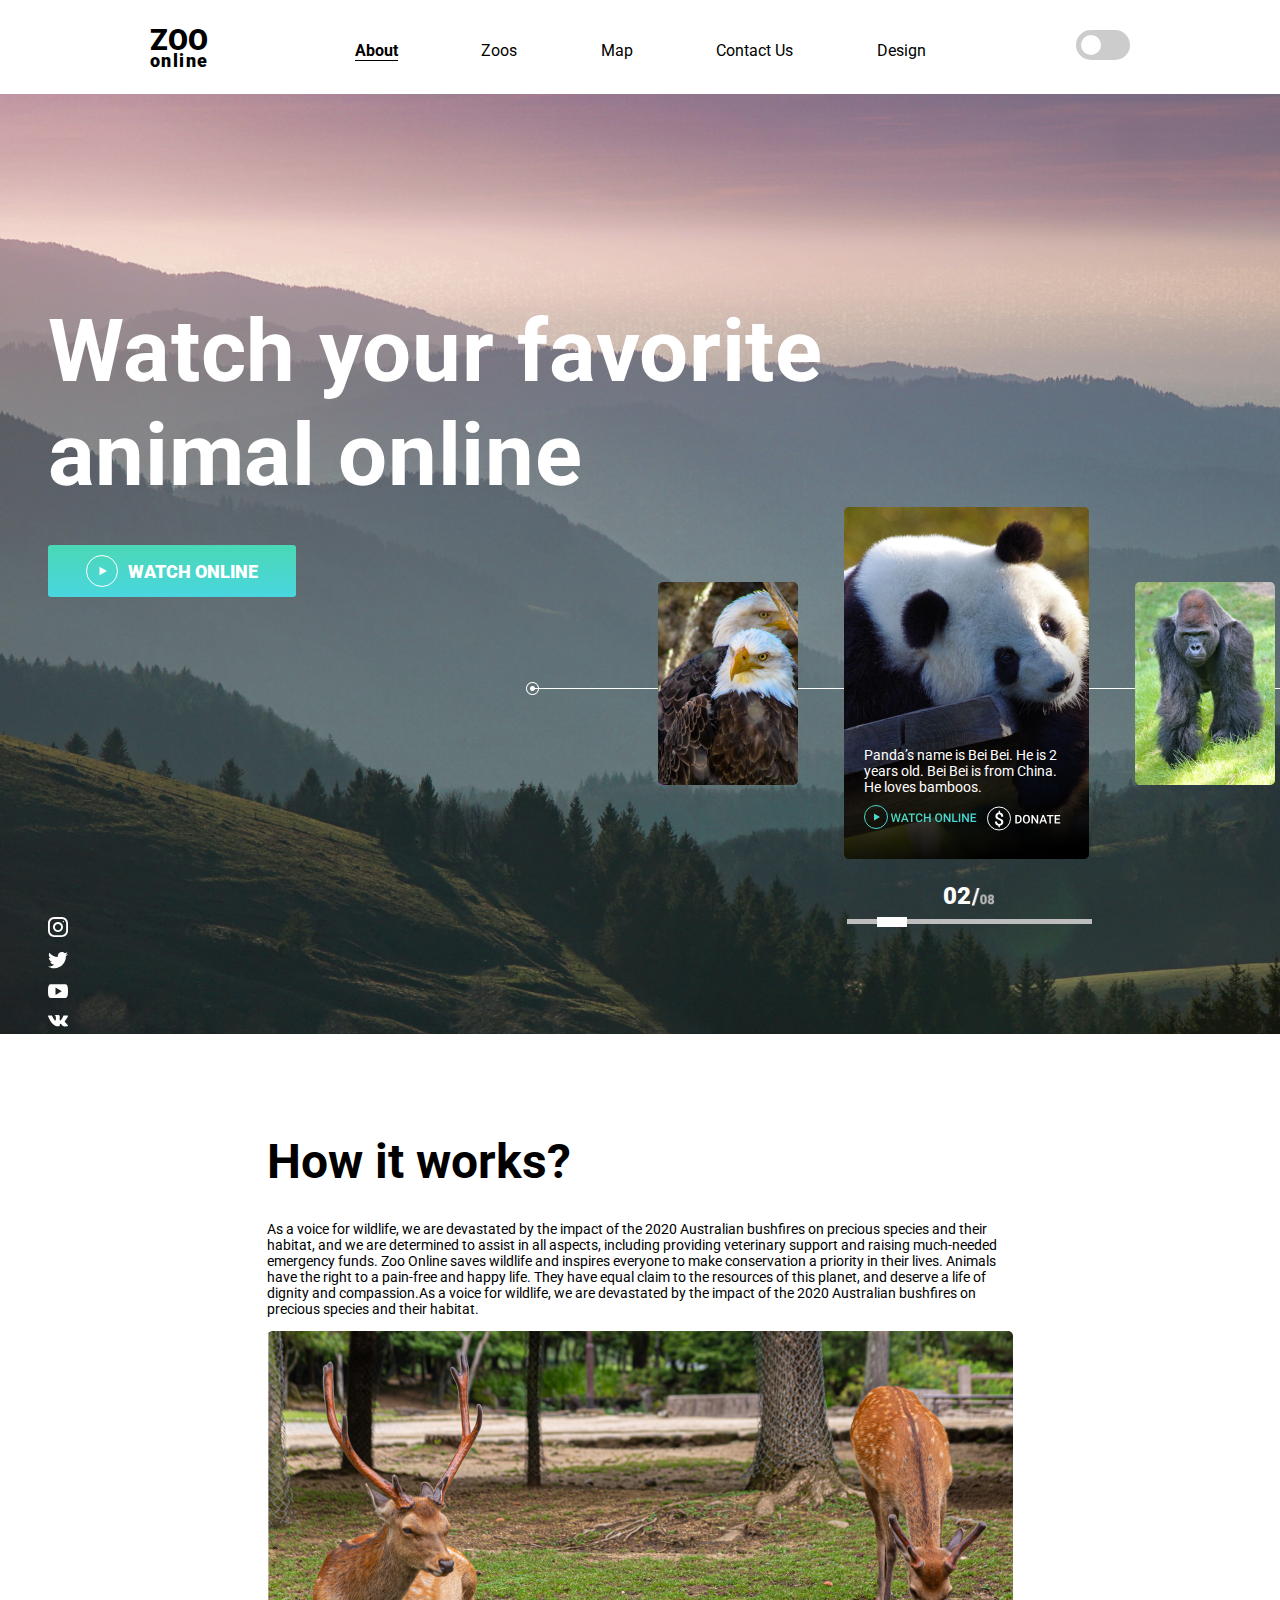
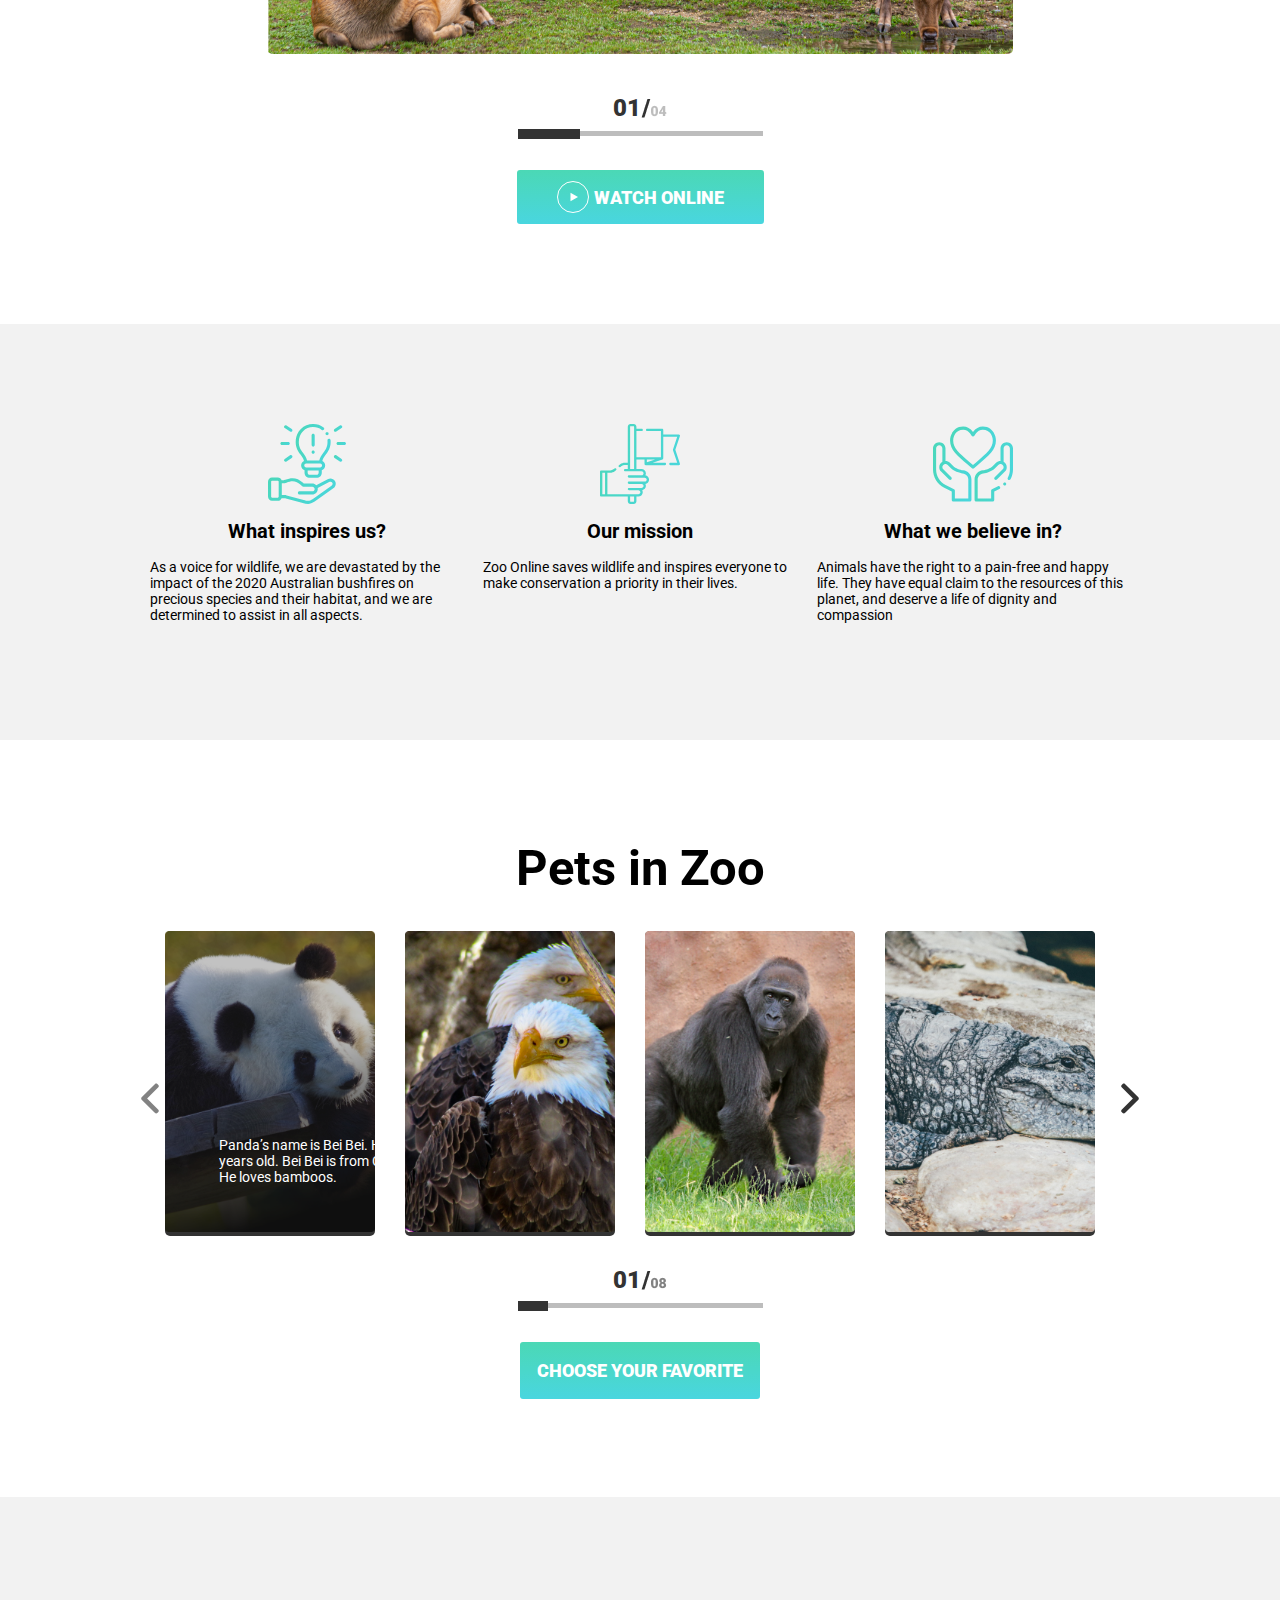
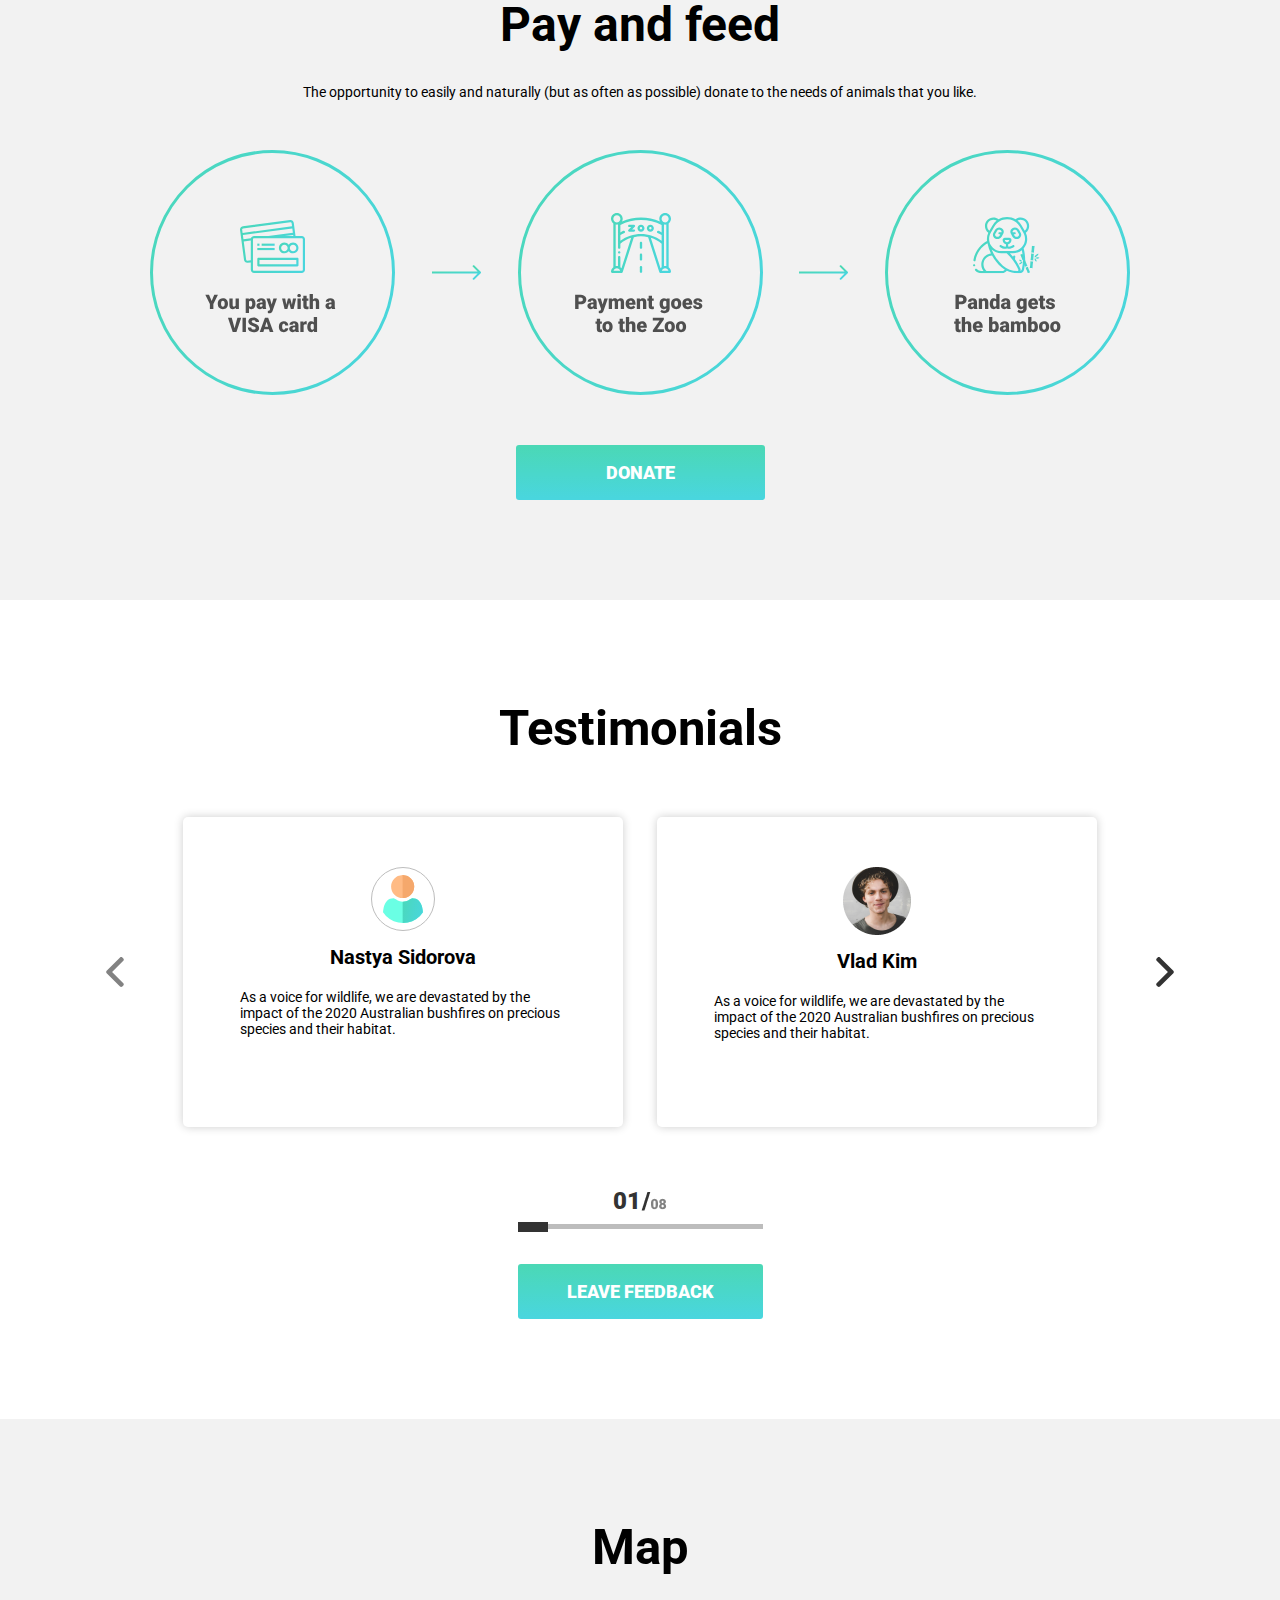
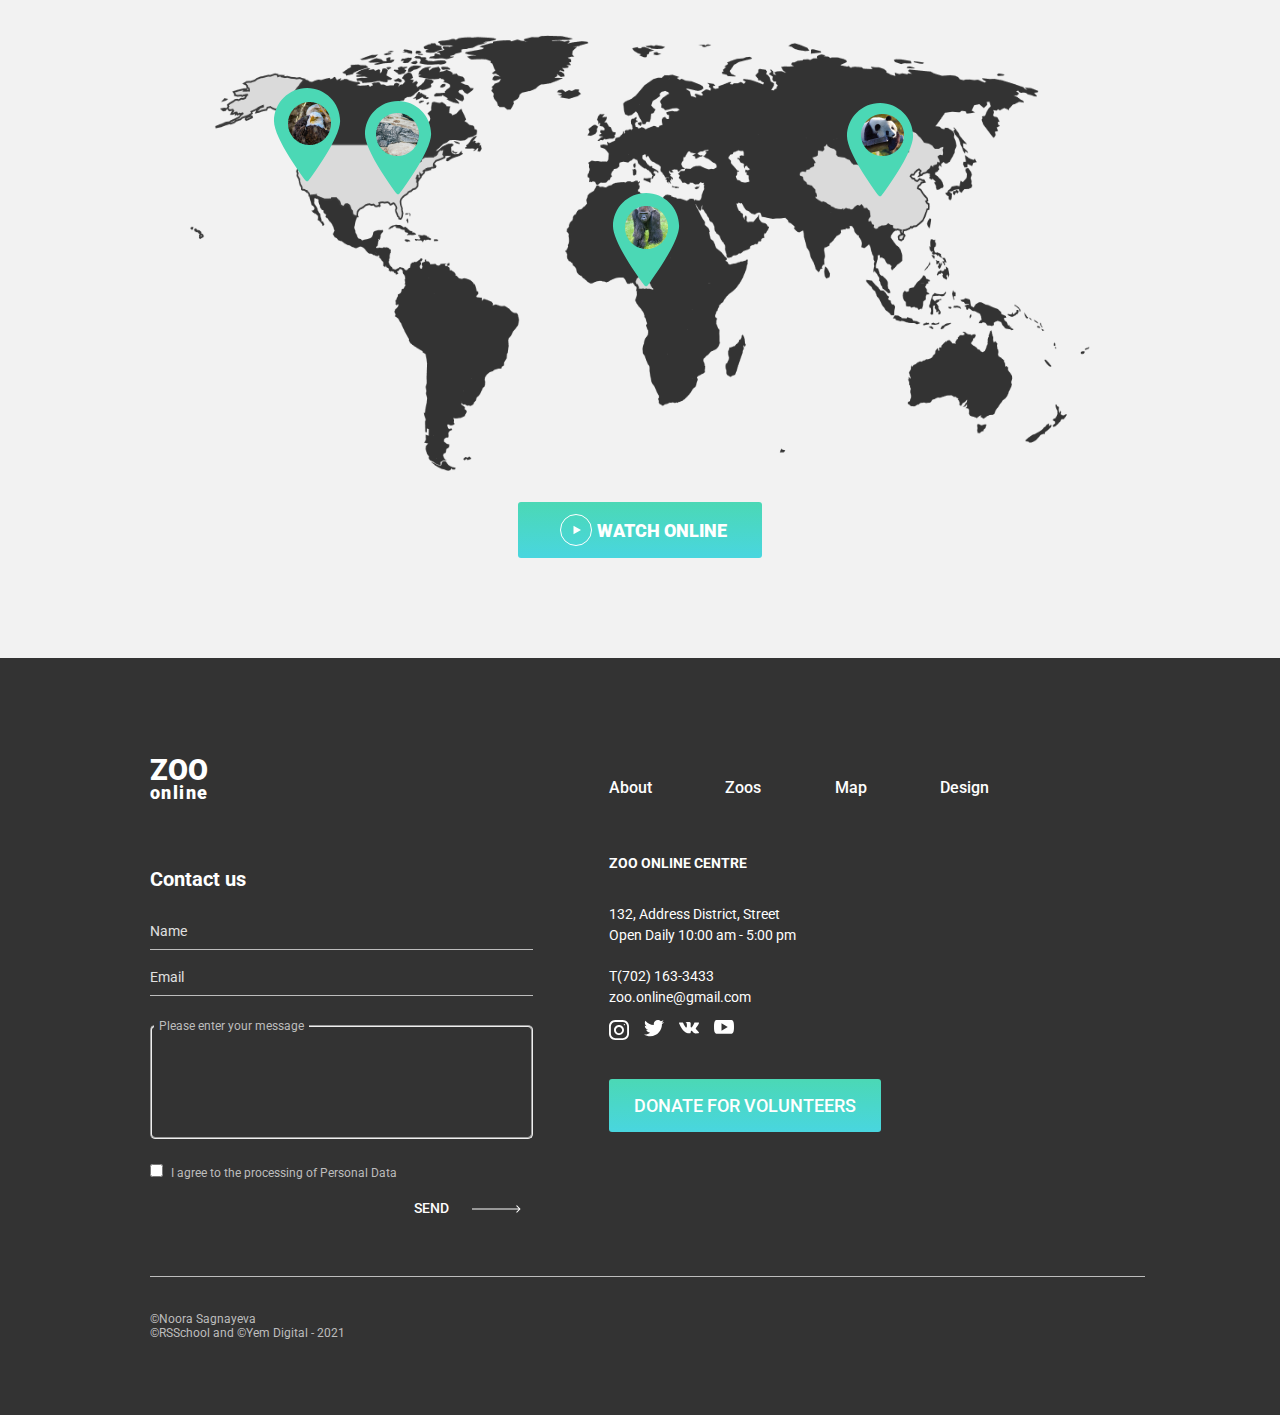
<file: online-zoo/pages/landing/index.html>
<!DOCTYPE html>
<html lang="en">

<head>
    <link rel="stylesheet" href="style.css">
    <meta charset="UTF-8">
    <meta http-equiv="X-UA-Compatible" content="IE=edge">
    <meta name="viewport" content="width=device-width, initial-scale=1.0">
    <title>zooApp</title>
</head>

<body>
    <div class="bg-podpup">
        <div class="podpup">
            <div class="podpup__img">
                <img src="../../assets/images/podpup.png" alt="podpupimg">
            </div>
            <div class="podpup__form">
                <div class="podpup__tittle">
                    <h2>DONATE FOR YOUR ANIMAL</h2>
                </div>
                <form>
                    <div class="first__podpup__form">
                        <div class="wrapper__first__podpup__form">
                            <fieldset class="first__first__form">
                                <legend>Choose an animal</legend>
                                <select>
                                    <option></option>
                                </select>
                            </fieldset>
                            <fieldset class="second__first__form">
                                <legend>To donate</legend>
                                <input type="text">
                            </fieldset>
                        </div>
                    </div>
                    <div class="second__podpup__form">
                        <div class="wrapper__second__podpup__form">
                            <div class="left__podpup__second__form">
                                <h3>About you</h3>
                                <fieldset class="fieldset__podpup">
                                    <legend>Name</legend>
                                    <input type="text">
                                </fieldset>
                                <fieldset class="fieldset__podpup">
                                    <legend>Email</legend>
                                    <input type="text">
                                </fieldset>
                                <fieldset class="fieldset__podpup">
                                    <legend>Phone</legend>
                                    <select class="first__select__podpup">
                                        <option>+7</option>
                                    </select>
                                    <input type="text" class="fieldset__podpup__input">
                                </fieldset>
                            </div>
                            <div class="right__podpup__second__form">
                                <h3>Checkout</h3>
                                <fieldset class="fieldset__podpup">
                                    <legend>Card number</legend>
                                    <input type="text">
                                </fieldset>
                                <fieldset class="fieldset__podpup">
                                    <legend>Expiry date</legend>
                                    <select class="second__first__select">
                                        <option></option>
                                    </select>
                                    <select class="second__second__select">
                                        <option></option>
                                    </select>
                                </fieldset>
                                <fieldset class="fieldset__podpup">
                                    <legend>CVC</legend>
                                    <input type="text">
                                </fieldset>
                            </div>
                        </div>
                    </div>
                    <div class="podpup__text">
                        <p>If don’t cancel your subscription before the trial ends on April 15, 2021, you agree that you
                            will automatically be charged</p>
                    </div>
                    <div class="podpup__button">
                        <button>
                            DONATE
                        </button>
                    </div>
                </form>
            </div>
        </div>
    </div>
    <h1>Online Zoo</h1>
    <header class="header">
        <div class="header__wrapper">
            <div class="header__content">
                <div class="header__logo">
                    <a href="index.html" class="header__logo__site">
                        <p class="header__logo__zoo">ZOO</p>
                        <p class="header__logo__text">online</p>
                    </a>
                </div>
                <div class="header__nav">
                    <ul>
                        <li><a href="#" class="active">About</a></li>
                        <li><a href="../live/livepanda.html">Zoos</a></li>
                        <li><a href="../map/IntermediatePage.html">Map</a></li>
                        <li><a href="#contactus">Contact Us</a></li>
                        <li><a href="https://www.figma.com/file/HKt5Nlx0jghQtJp6jW9q8F/zooApp">Design</a></li>
                    </ul>
                </div>
                <div class="header__menu__burger">
                    <div class="header__switch">
                        <label class="header__switch__round">
                            <input type="checkbox" class="blackstyle">
                            <span class="header__switch__slider round"></span>
                        </label>
                    </div>
                    <div class="header__burger">
                        <img src="../../assets/images/menu.png" alt="burger">
                    </div>
                </div>
            </div>
        </div>
    </header>
    <main class="main">
        <div class="first__screen__wrapper">
            <div class="first__screen__content">
                <div class="first__screen__tittle">
                    <h2>Watch your favorite animal online</h2>
                </div>
                <div class="first__screen__button">
                    <a href="../live/livepanda.html"> <button>
                            <img src="../../assets/icons/button__button.svg" alt="button">
                            WATCH ONLINE
                        </button></a>
                </div>
                <div class="first__slider__line">
                    <img src="../../assets/images/trueline.png" alt="line">
                </div>
                <div class="first__slider__wrapper">
                    <div class="first__slider">
                        <div class="first__slider__zoo">
                            <div class="first__slider__active">
                                <p>Panda’s name is Bei Bei. He
                                    is 2 years old. Bei Bei is from China. He loves bamboos.
                                </p>
                                <div class="first__slider__active__svg">
                                    <a href="../live/livepanda.html"><img class="active__svg__all__panda"
                                            src="../../assets/icons/first__active.svg" alt="watch online"></a>
                                    <img class="active__svg__all__panda first__donate__button"
                                        src="../../assets/icons/first__actie_d.svg" alt="donate">
                                </div>
                            </div>
                            <img data-key="0" class="active__svg__all fs__image" src="../../assets/images/orielmini.png"
                                alt="oriel">
                        </div>
                        <div class="first__slider__zoo">
                            <div class="first__slider__active active__fs">
                                <p>Panda’s name is Bei Bei. He
                                    is 2 years old. Bei Bei is from China. He loves bamboos.
                                </p>
                                <div class="first__slider__active__svg">
                                    <a href="../live/livepanda.html"><img class="active__svg__all__panda"
                                            src="../../assets/icons/first__active.svg" alt="watch online"></a>
                                    <img class="active__svg__all__panda first__donate__button"
                                        src="../../assets/icons/first__actie_d.svg" alt="donate">
                                </div>
                            </div>
                            <img data-key="1" src="../../assets/images/pandamini.png" class="fs__image active__panda"
                                alt="panda">
                        </div>
                        <div class="first__slider__zoo">
                            <div class="first__slider__active">
                                <p>Panda’s name is Bei Bei. He
                                    is 2 years old. Bei Bei is from China. He loves bamboos.
                                </p>
                                <div class="first__slider__active__svg">
                                    <a href="../live/livepanda.html"><img class="active__svg__all__panda"
                                            src="../../assets/icons/first__active.svg" alt="watch online"></a>
                                    <img class="active__svg__all__panda first__donate__button"
                                        src="../../assets/icons/first__actie_d.svg" alt="donate">
                                </div>
                            </div>
                            <img data-key="2" class="active__svg__all fs__image" src="../../assets/images/magumini.png"
                                alt="magu">
                        </div>
                        <div class="first__slider__zoo">
                            <div class="first__slider__active">
                                <p>Panda’s name is Bei Bei. He
                                    is 2 years old. Bei Bei is from China. He loves bamboos.
                                </p>
                                <div class="first__slider__active__svg">
                                    <a href="../live/livepanda.html"><img class="active__svg__all__panda"
                                            src="../../assets/icons/first__active.svg" alt="watch online"></a>
                                    <img class="active__svg__all__panda first__donate__button"
                                        src="../../assets/icons/first__actie_d.svg" alt="donate">
                                </div>
                            </div>
                            <img data-key="3" class="active__svg__all fs__image" src="../../assets/images/krokomini.png"
                                alt="kroko">
                        </div>
                        <div class="first__slider__zoo">
                            <div class="first__slider__active">
                                <p>Panda’s name is Bei Bei. He
                                    is 2 years old. Bei Bei is from China. He loves bamboos.
                                </p>
                                <div class="first__slider__active__svg">
                                    <a href="../live/livepanda.html"><img class="active__svg__all__panda"
                                            src="../../assets/icons/first__active.svg" alt="watch online"></a>
                                    <img class="active__svg__all__panda first__donate__button"
                                        src="../../assets/icons/first__actie_d.svg" alt="donate">
                                </div>
                            </div>
                            <img data-key="4" class="active__svg__all fs__image" src="../../assets/images/lisamini.png"
                                alt="lisa">
                        </div>
                        <div class="first__slider__zoo">
                            <div class="first__slider__active">
                                <p>Panda’s name is Bei Bei. He
                                    is 2 years old. Bei Bei is from China. He loves bamboos.
                                </p>
                                <div class="first__slider__active__svg">
                                    <a href="../live/livepanda.html"><img class="active__svg__all__panda"
                                            src="../../assets/icons/first__active.svg" alt="watch online"></a>
                                    <img class="active__svg__all__panda first__donate__button"
                                        src="../../assets/icons/first__actie_d.svg" alt="donate">
                                </div>
                            </div>
                            <img data-key="5" class="active__svg__all fs__image" src="../../assets/images/fs__el.png"
                                alt="lisa">
                        </div>
                        <div class="first__slider__zoo">
                            <div class="first__slider__active">
                                <p>Panda’s name is Bei Bei. He
                                    is 2 years old. Bei Bei is from China. He loves bamboos.
                                </p>
                                <div class="first__slider__active__svg">
                                    <a href="../live/livepanda.html"><img class="active__svg__all__panda"
                                            src="../../assets/icons/first__active.svg" alt="watch online"></a>
                                    <img class="active__svg__all__panda first__donate__button"
                                        src="../../assets/icons/first__actie_d.svg" alt="donate">
                                </div>
                            </div>
                            <img data-key="6" class="active__svg__all fs__image" src="../../assets/images/fs__le.png"
                                alt="lisa">
                        </div>
                        <div class="first__slider__zoo">
                            <div class="first__slider__active">
                                <p>Panda’s name is Bei Bei. He
                                    is 2 years old. Bei Bei is from China. He loves bamboos.
                                </p>
                                <div class="first__slider__active__svg">
                                    <a href="../live/livepanda.html"><img class="active__svg__all__panda"
                                            src="../../assets/icons/first__active.svg" alt="watch online"></a>
                                    <img class="active__svg__all__panda first__donate__button"
                                        src="../../assets/icons/first__actie_d.svg" alt="donate">
                                </div>
                            </div>
                            <img data-key="7" class="active__svg__all fs__image" src="../../assets/images/fs__ti.png"
                                alt="lisa">
                        </div>
                    </div>
                </div>
                <div class="first__slider__svg">
                    <div class="first__slider__svg__number">
                        <p class="first__slider-number">02</p>
                        <img src="../../assets/images/f08.png" alt="svg">
                    </div>
                    <label>
                        <input class="first__slider-input" id="scale" type="range" name="animals" min="1" max="8"
                            value="2">
                    </label>
                </div>
                <div class="first__nav__links">
                    <ul>
                        <li><a class="active__svg__all" href="https://instagram.com"><img
                                    src="../../assets/icons/inst.svg" alt="ints"></a></li>
                        <li><a class="active__svg__all" href="https://twitter.com"><img src="../../assets/icons/vk.svg"
                                    alt="twiter"></a></li>
                        <li><a class="active__svg__all" href="https://youtube.com"><img src="../../assets/icons/twi.svg"
                                    alt="youtube"></a></li>
                        <li><a class="active__svg__all" href="https://vk.com"><img src="../../assets/icons/you.svg"
                                    alt="vk"></a></li>
                    </ul>
                </div>
            </div>
        </div>
        <div class="works__screen__wrapper">
            <div class="works__screen__content">
                <div class="first__works__content">
                    <div class="works__tittle">
                        <h3>How it works?</h3>
                    </div>
                    <div class="works__text">
                        <p>
                            As a voice for wildlife, we are devastated by the impact of the 2020 Australian bushfires on
                            precious species and their habitat, and we are determined to assist in all aspects,
                            including providing veterinary support and raising much-needed emergency funds. Zoo Online
                            saves wildlife and inspires everyone to make conservation a priority in their lives. Animals
                            have the right to a pain-free and happy life. They have equal claim to the resources of this
                            planet, and deserve a life of dignity and compassion.As a voice for wildlife, we are
                            devastated by the impact of the 2020 Australian bushfires on precious species and their
                            habitat.
                        </p>
                    </div>
                    <div class="works__slider">
                        <div class="works__slider__img">
                            <img src="../../assets/images/workslider1.png" data-key="1" alt="olenina">
                            <img src="../../assets/images/workslider2.png" data-key="2" alt="panda">
                            <img src="../../assets/images/workslider3.png" data-key="3" alt="orangutant">
                            <img src="../../assets/images/workslider4.png" data-key="4" alt="magu">
                        </div>
                        <div class="works__slider__svg">
                            <div class="second__slider__number">
                                <p class="second__slider-number">01</p>
                                <img class="scale-count" src="../../assets/images/f04.png" alt="slideer">
                            </div>
                            <label>
                                <input class="second__slider-input" id="scale" type="range" name="animals" min="1"
                                    max="4" value="1">
                            </label>

                        </div>
                    </div>
                    <div class="works__button">
                        <a href="../live/livepanda.html"> <button>
                                <img src="../../assets/icons/button__button.svg" alt="svg">
                                WATCH ONLINE
                            </button></a>
                    </div>
                </div>
            </div>
        </div>
        <div class="second__works__wrapper">
            <div class="second__works__content">
                <div class="second__works__card">
                    <div class="works__card__svg">
                        <img src="../../assets/icons/Group.svg" alt="svg">
                    </div>
                    <div class="works__card__tittle">
                        <h4>What inspires us?</h4>
                    </div>
                    <div class="works__card__text">
                        <p>
                            As a voice for wildlife, we are devastated by the impact of the 2020 Australian
                            bushfires on precious species and their habitat, and we are determined to assist in all
                            aspects.
                        </p>
                    </div>
                </div>

                <div class="second__works__card">
                    <div class="works__card__svg">
                        <img src="../../assets/icons/mission.svg" alt="svg">
                    </div>
                    <div class="works__card__tittle">
                        <h4>Our mission</h4>
                    </div>
                    <div class="works__card__text">
                        <p>
                            Zoo Online saves wildlife and inspires everyone to make conservation a priority in their
                            lives.
                        </p>
                    </div>
                </div>
                <div class="second__works__card">
                    <div class="works__card__svg">
                        <img src="../../assets/icons/love 1.svg" alt="svg">
                    </div>
                    <div class="works__card__tittle">
                        <h4>What we believe in?</h4>
                    </div>
                    <div class="works__card__text">
                        <p>
                            Animals have the right to a pain-free and happy life. They have equal claim to the
                            resources of this planet, and deserve a life of dignity and compassion
                        </p>
                    </div>
                </div>
            </div>
        </div>
        <div class="pets__screen__wrapper">
            <div class="pets__screen__content">
                <div class="pets__content__tittle">
                    <h3>Pets in Zoo</h3>
                </div>
                <div class="pets__slider__wrapper">
                    <img class="slider__arrow active__svg__all bal" src="../../assets/icons/left-arrow.svg" alt="left">
                    <div class="pets__hidden">

                        <div class="pets__slider">

                            <div data-key='1' class="pets__slider__img pets__active">
                                <img src="../../assets/images/panda.png" alt="panda">

                                <div class="pets__slider__active__panda">
                                    <p>Panda’s name is Bei Bei. He
                                        is 2 years old. Bei Bei is from China. He loves bamboos.
                                    </p>
                                    <div class="pets__slider__active__svg">
                                        <img src="../../assets/icons/first__active.svg" alt="watch online">
                                        <img src="../../assets/icons/first__actie_d.svg" alt="donate">
                                    </div>
                                </div>
                            </div>

                            <div data-key="2" class="pets__slider__img">
                                <img src="../../assets/images/oriel.png" alt="oriel">
                                <div class="pets__slider__active__panda">
                                    <p>Oriel’s name is Bei Bei. He
                                        is 2 years old. Bei Bei is from China. He loves bamboos.
                                    </p>
                                    <div class="pets__slider__active__svg">
                                        <img src="../../assets/icons/first__active.svg" alt="watch online">
                                        <img src="../../assets/icons/first__actie_d.svg" alt="donate">
                                    </div>
                                </div>
                            </div>

                            <div data-key='3' class="pets__slider__img">
                                <img src="../../assets/images/magu.png" alt="magu">
                                <div class="pets__slider__active__panda">
                                    <p>Magu’s name is Bei Bei. He
                                        is 2 years old. Bei Bei is from China. He loves bamboos.
                                    </p>
                                    <div class="pets__slider__active__svg">
                                        <img src="../../assets/icons/first__active.svg" alt="watch online">
                                        <img src="../../assets/icons/first__actie_d.svg" alt="donate">
                                    </div>
                                </div>
                            </div>

                            <div data-key='4' class="pets__slider__img">
                                <img src="../../assets/images/kroko.png" alt="kroko">
                                <div class="pets__slider__active__panda">
                                    <p>Kroko’s name is Bei Bei. He
                                        is 2 years old. Bei Bei is from China. He loves bamboos.
                                    </p>
                                    <div class="pets__slider__active__svg">
                                        <img src="../../assets/icons/first__active.svg" alt="watch online">
                                        <img src="../../assets/icons/first__actie_d.svg" alt="donate">
                                    </div>
                                </div>
                            </div>

                            <div data-key='5' class="pets__slider__img">
                                <img src="../../assets/images/panda.png" alt="panda">
                                <div class="pets__slider__active__panda">
                                    <p>Panda’s name is Bei Bei. He
                                        is 2 years old. Bei Bei is from China. He loves bamboos.
                                    </p>
                                    <div class="pets__slider__active__svg">
                                        <img src="../../assets/icons/first__active.svg" alt="watch online">
                                        <img src="../../assets/icons/first__actie_d.svg" alt="donate">
                                    </div>
                                </div>
                            </div>

                            <div data-key='6' class="pets__slider__img">
                                <img src="../../assets/images/oriel.png" alt="oriel">
                                <div class="pets__slider__active__panda">
                                    <p>Oriel’s name is Bei Bei. He
                                        is 2 years old. Bei Bei is from China. He loves bamboos.
                                    </p>
                                    <div class="pets__slider__active__svg">
                                        <img src="../../assets/icons/first__active.svg" alt="watch online">
                                        <img src="../../assets/icons/first__actie_d.svg" alt="donate">
                                    </div>
                                </div>
                            </div>

                            <div data-key='7' class="pets__slider__img">
                                <img src="../../assets/images/magu.png" alt="magu">
                                <div class="pets__slider__active__panda">
                                    <p>Magu’s name is Bei Bei. He
                                        is 2 years old. Bei Bei is from China. He loves bamboos.
                                    </p>
                                    <div class="pets__slider__active__svg">
                                        <img src="../../assets/icons/first__active.svg" alt="watch online">
                                        <img src="../../assets/icons/first__actie_d.svg" alt="donate">
                                    </div>
                                </div>
                            </div>

                            <div data-key='8' class="pets__slider__img">
                                <img src="../../assets/images/kroko.png" alt="kroko">
                                <div class="pets__slider__active__panda">
                                    <p>Kroko’s name is Bei Bei. He
                                        is 2 years old. Bei Bei is from China. He loves bamboos.
                                    </p>
                                    <div class="pets__slider__active__svg">
                                        <img src="../../assets/icons/first__active.svg" alt="watch online">
                                        <img src="../../assets/icons/first__actie_d.svg" alt="donate">
                                    </div>
                                </div>

                            </div>

                        </div>

                    </div>
                    <img class="slider__arrow active__svg__all bar" src="../../assets/icons/right-arrow.svg"
                        alt="right">
                </div>
                <div class="pets__slider__svg">
                    <div class="third__slider__number">
                        <p class="third__slider-number">01</p>
                        <img src="../../assets/images/fb08.png" alt="svg">
                    </div>
                    <label>
                        <input class="third__slider-input" id="scale" type="range" name="animals" min="1" max="8"
                            value="1">
                    </label>
                </div>
                <div class="pets__screen__button">
                    <a href="../map/IntermediatePage.html"><button>CHOOSE YOUR FAVORITE</button></a>
                </div>
            </div>
        </div>
        <div class="pay__screen__wrapper">
            <div class="pay__screen__content">
                <div class="pay__content__tittle">
                    <h3>Pay and feed</h3>
                </div>
                <div class="pay__content__text">
                    <p>
                        The opportunity to easily and naturally (but as often as possible) donate to the needs of
                        animals that you like.
                    </p>
                </div>
                <div class="pay__adaptive__svg">
                    <div class="pay__content__svg">
                        <img class="dark1" src="../../assets/icons/visa.svg" alt="visa">
                        <img src="../../assets/icons/Arrow 2.svg" alt="arrow" class="arrow1200">
                        <img src="../../assets/icons/Arrow 3.svg" alt="arrow" class="arrow640">
                        <img src="../../assets/icons/Arrow.svg" alt="arrow" class="arrow1920">
                        <img class="dark2" src="../../assets/icons/payment.svg" alt="payment">
                        <img src="../../assets/icons/Arrow 2.svg" alt="arrow" class="arrow1200">
                        <img src="../../assets/icons/Arrow 3.svg" alt="arrow" class="arrow640">
                        <img src="../../assets/icons/Arrow.svg" alt="arrow" class="arrow1920">
                        <img class="dark3" src="../../assets/icons/panda.svg" alt="panda">
                    </div>
                </div>
                <div class="pay__content__button">
                    <button>DONATE</button>
                </div>
            </div>
        </div>
        <div class="test__screen__wrapper">
            <div class="test__screen__content">
                <div class="test__content__tittle">
                    <h3>Testimonials</h3>
                </div>
                <div class="test__content__slider">
                    <img class="slider__arrow active__svg__all bal" src="../../assets/icons/left-arrow.svg" alt="left">
                    <div class="test__slider__card test__display640">
                        <div class="test__slider__svg">
                            <img src="../../assets/icons/user 1.svg" class="user__round" alt="user">
                        </div>
                        <div class="test__slider__tittle">
                            <h4>Nastya Sidorova</h4>
                        </div>
                        <div class="test__slider__text">
                            <p>
                                As a voice for wildlife, we are devastated by the impact of the 2020 Australian
                                bushfires on precious species and their habitat.
                            </p>
                        </div>
                    </div>
                    <div class="test__slider__card">
                        <div class="test__slider__svg">
                            <img src="../../assets/images/userok.png" alt="user">
                        </div>
                        <div class="test__slider__tittle">
                            <h4>Vlad Kim</h4>
                        </div>
                        <div class="test__slider__text">
                            <p>
                                As a voice for wildlife, we are devastated by the impact of the 2020 Australian
                                bushfires on precious species and their habitat.
                            </p>
                        </div>
                    </div>
                    <img class="slider__arrow active__svg__all bar" src="../../assets/icons/right-arrow.svg"
                        alt="right">
                </div>
                <div class="test__svg">
                    <div class="test__slider__number">
                        <p class="test__slider-number">01</p>
                        <img src="../../assets/images/fb08.png" alt="svg">
                    </div>
                    <label>
                        <input class="test__slider-input" id="scale" type="range" name="animals" min="1" max="8"
                            value="1">
                    </label>
                </div>
                <div class="test__button">
                    <button>LEAVE FEEDBACK</button>
                </div>
            </div>
        </div>
        <div class="map__screen__wrapper">
            <div class="map__screen__content">
                <div class="map__content__tittle">
                    <h3>Map</h3>
                </div>
                <div class="map__big__adaptive">
                    <div class="map__content__big">
                        <svg class="red__oriel" width="68" height="94" viewBox="0 0 68 94" fill="none"
                            xmlns="http://www.w3.org/2000/svg">
                            <path
                                d="M34.0457 0C15.8127 0 0.979492 14.835 0.979492 33.0703C0.979492 50.7103 31.2098 90.9006 32.4976 92.6047C32.8594 93.091 33.4391 93.375 34.0459 93.375C34.6528 93.375 35.2325 93.091 35.5943 92.6047C36.8818 90.9006 67.1124 50.7105 67.1124 33.0703C67.112 14.835 52.2788 0 34.0457 0ZM34.0457 50.5781C24.3943 50.5781 16.54 42.7229 16.54 33.0703C16.54 23.4176 24.3943 15.5624 34.0457 15.5624C43.6972 15.5624 51.5514 23.4176 51.5514 33.0703C51.5514 42.7229 43.6972 50.5781 34.0457 50.5781Z"
                                fill="#4BD8B5" />
                        </svg>
                        <div class="map__popup">
                            <img class="blackpopup" src="../../assets/images/tooltip.png" alt="tooltip">
                        </div>
                        <svg class="red__kroko" width="68" height="94" viewBox="0 0 68 94" fill="none"
                            xmlns="http://www.w3.org/2000/svg">
                            <path
                                d="M34.0457 0C15.8127 0 0.979492 14.835 0.979492 33.0703C0.979492 50.7103 31.2098 90.9006 32.4976 92.6047C32.8594 93.091 33.4391 93.375 34.0459 93.375C34.6528 93.375 35.2325 93.091 35.5943 92.6047C36.8818 90.9006 67.1124 50.7105 67.1124 33.0703C67.112 14.835 52.2788 0 34.0457 0ZM34.0457 50.5781C24.3943 50.5781 16.54 42.7229 16.54 33.0703C16.54 23.4176 24.3943 15.5624 34.0457 15.5624C43.6972 15.5624 51.5514 23.4176 51.5514 33.0703C51.5514 42.7229 43.6972 50.5781 34.0457 50.5781Z"
                                fill="#4BD8B5" />
                        </svg>
                        <div class="map__popup">
                            <img class="blackpopup" src="../../assets/images/tooltip.png" alt="tooltip">
                        </div>
                        <svg class="red__magu" width="68" height="94" viewBox="0 0 68 94" fill="none"
                            xmlns="http://www.w3.org/2000/svg">
                            <path
                                d="M34.0457 0C15.8127 0 0.979492 14.835 0.979492 33.0703C0.979492 50.7103 31.2098 90.9006 32.4976 92.6047C32.8594 93.091 33.4391 93.375 34.0459 93.375C34.6528 93.375 35.2325 93.091 35.5943 92.6047C36.8818 90.9006 67.1124 50.7105 67.1124 33.0703C67.112 14.835 52.2788 0 34.0457 0ZM34.0457 50.5781C24.3943 50.5781 16.54 42.7229 16.54 33.0703C16.54 23.4176 24.3943 15.5624 34.0457 15.5624C43.6972 15.5624 51.5514 23.4176 51.5514 33.0703C51.5514 42.7229 43.6972 50.5781 34.0457 50.5781Z"
                                fill="#4BD8B5" />
                        </svg>
                        <div class="map__popup">
                            <img class="blackpopup" src="../../assets/images/tooltip.png" alt="tooltip">
                        </div>
                        <svg class="red__panda" width="68" height="94" viewBox="0 0 68 94" fill="none"
                            xmlns="http://www.w3.org/2000/svg">
                            <path
                                d="M34.0457 0C15.8127 0 0.979492 14.835 0.979492 33.0703C0.979492 50.7103 31.2098 90.9006 32.4976 92.6047C32.8594 93.091 33.4391 93.375 34.0459 93.375C34.6528 93.375 35.2325 93.091 35.5943 92.6047C36.8818 90.9006 67.1124 50.7105 67.1124 33.0703C67.112 14.835 52.2788 0 34.0457 0ZM34.0457 50.5781C24.3943 50.5781 16.54 42.7229 16.54 33.0703C16.54 23.4176 24.3943 15.5624 34.0457 15.5624C43.6972 15.5624 51.5514 23.4176 51.5514 33.0703C51.5514 42.7229 43.6972 50.5781 34.0457 50.5781Z"
                                fill="#4BD8B5" />
                        </svg>
                        <div class="map__popup">
                            <img class="blackpopup" src="../../assets/images/tooltip.png" alt="tooltip">
                        </div>
                        <img src="../../assets/images/landingmap.png" alt="bigmap" class="big__map">
                        <img class="ring__oriel" src="../../assets/images/lmeg.png" alt="eagl">
                        <img class="ring__magu" src="../../assets/images/lmma.png" alt="magu">
                        <img class="ring__kroko" src="../../assets/images/lmkr.png" alt="kroko">
                        <img class="ring__panda" src="../../assets/images/lmpa.png" alt="panda">
                    </div>
                </div>
                <div class="map__content__button">
                    <a href="../live/livepanda.html"> <button>
                            <img src="../../assets/icons/button__button.svg" alt="svg">
                            WATCH ONLINE
                        </button></a>
                </div>
            </div>
        </div>
    </main>
    <footer class="footer__wrapper">
        <div class="footer__content">
            <div class="footer__contact">
                <div class="footer__tittle">
                    <a href="index.html" class="footer__logo__site">
                        <p class="footer__logo__zoo">ZOO</p>
                        <p class="footer__logo__text">online</p>
                    </a>
                </div>
                <div class="footer__new__nav">
                    <ul>
                        <li><a href="index.html">About</a></li>
                        <li><a href="../live/livepanda.html">Zoos</a></li>
                        <li><a href="../map/IntermediatePage.html">Map</a></li>
                        <li><a href="https://www.figma.com/file/HKt5Nlx0jghQtJp6jW9q8F/zooApp">Design</a></li>
                    </ul>
                </div>
                <div class="footer__form">
                    <div class="footer__form__tittle">
                        <h4 id="contactus">Contact us</h4>
                    </div>
                    <form action="#">
                        <input type="text" class="footer__input" placeholder="Name" required>
                        <input type="email" class="footer__input" placeholder="Email" required>
                        <fieldset class="footer__fieldset">
                            <legend class="footer__fieldset__legend">Please enter your message</legend>
                            <textarea required maxlength="280" name="" class="footer__textarea" cols="30"
                                rows="10"></textarea>
                        </fieldset>
                        <div class="footer__checkbox">
                            <input type="checkbox" class="footer__input__checkbox" required>
                            <label>I agree to the processing of
                                Personal Data</label>
                        </div>
                        <div class="footer__button">
                            <button class="active__svg__all">
                                SEND
                                <img src="../../assets/icons/footer__arrow.svg" alt="send">
                            </button>
                        </div>
                    </form>
                </div>
            </div>
            <div class="footer__right__content">
                <div class="footer__nav">
                    <div class="footer__nav__menu">
                        <ul>
                            <li><a href="index.html">About</a></li>
                            <li><a href="../live/livepanda.html">Zoos</a></li>
                            <li><a href="../map/IntermediatePage.html">Map</a></li>
                            <li><a href="https://www.figma.com/file/HKt5Nlx0jghQtJp6jW9q8F/zooApp">Design</a></li>
                        </ul>
                    </div>
                    <div class="footer__nav__cont">
                        <div class="footer__nav__cont__tittle">
                            <h4>ZOO ONLINE CENTRE</h4>
                        </div>
                        <address class="footer__nav__adress">
                            <p class="footer__first__p">
                                <a href="geo:Address District, Street">132, Address District, Street</a>
                            </p>
                            <p>
                                Open Daily 10:00 am - 5:00 pm
                            </p>
                        </address>
                        <address class="footer__nav__number">
                            <p class="footer__first__p">
                                T<a href="tel:+77021633433">(702) 163-3433</a>
                            </p>
                            <p>
                                <a href="mailto:zoo.online@gmail.com">zoo.online@gmail.com</a>
                            </p>
                        </address>
                    </div>
                    <div class="footer__nav__links">
                        <ul>
                            <li><a class="active__svg__all" href="https://instagram.com"><img
                                        src="../../assets/icons/footer__inst.svg" alt="inst"></a>
                            </li>
                            <li><a class="active__svg__all" href="https://twitter.com"><img
                                        src="../../assets/icons/footer__twi.svg" alt="twi"></a>
                            </li>
                            <li><a class="active__svg__all" href="https://vk.com"><img
                                        src="../../assets/icons/footer__vk.svg" alt="vk"></a></li>
                            <li><a class="active__svg__all" href="https://youtube.com"><img
                                        src="../../assets/icons/footer__you.svg" alt="youtube"></a>
                            </li>
                        </ul>
                    </div>
                </div>
                <div class="footer__menu__button">
                    <button>donate for volunteers</button>
                </div>
            </div>

        </div>
    </footer>
    <div class="copyright">
        <div class="copyright__wrapper">
            <p>©Noora Sagnayeva</p>
            <p>©RSSchool and ©Yem Digital - 2021</p>
        </div>
    </div>
    <script src="script.js"></script>
</body>

</html>
</file>
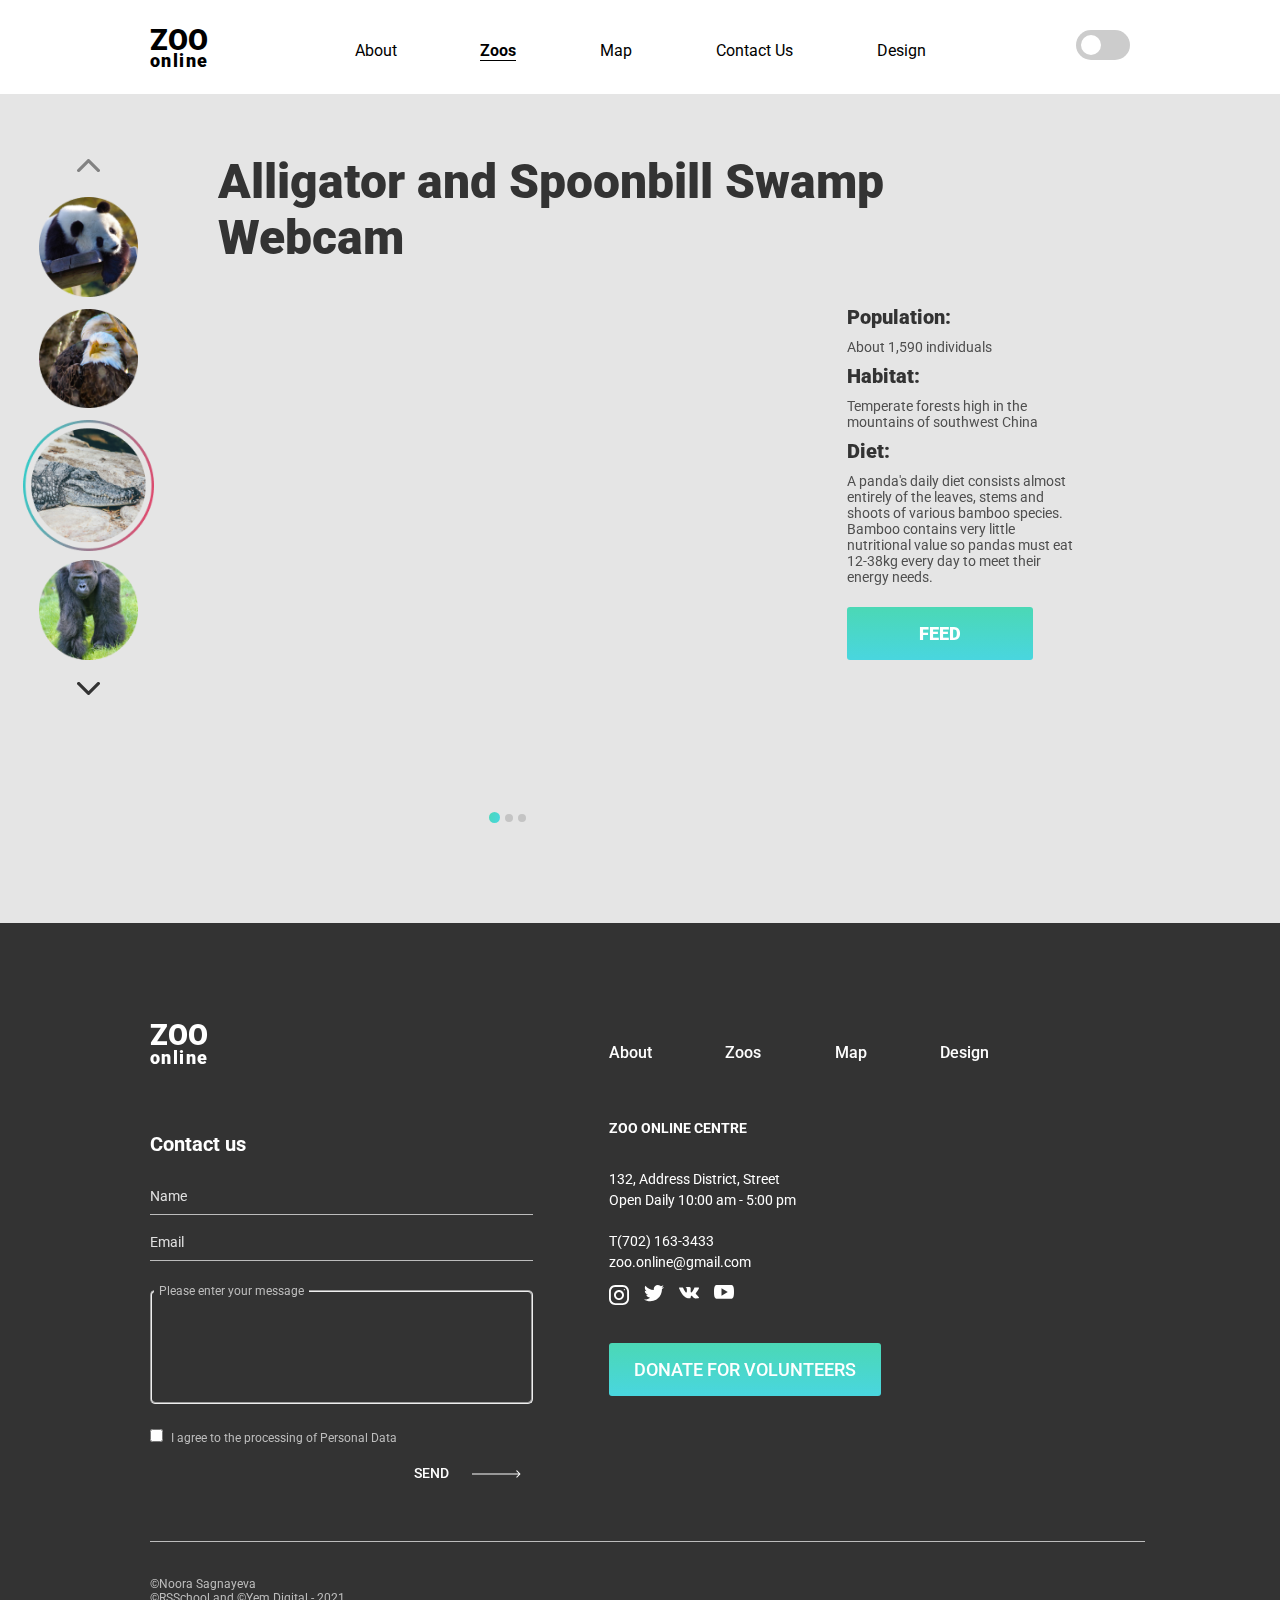
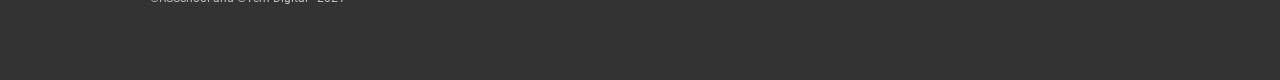
<file: online-zoo/pages/live/livekroko.html>
<!DOCTYPE html>
<html lang="en">

<head>
  <link rel="stylesheet" href="stylepanda.css">
  <meta charset="UTF-8">
  <meta http-equiv="X-UA-Compatible" content="IE=edge">
  <meta name="viewport" content="width=device-width, initial-scale=1.0">
  <title>zooApp-Kroko</title>
</head>

<body>
  <div class="bg-podpup">
    <div class="podpup">
      <div class="podpup__img">
        <img src="../../assets/images/podpup.png" alt="podpupimg">
      </div>
      <div class="podpup__form">
        <div class="podpup__tittle">
          <h2>DONATE FOR YOUR ANIMAL</h2>
        </div>
        <form>
          <div class="first__podpup__form">
            <div class="wrapper__first__podpup__form">
              <fieldset class="first__first__form">
                <legend>Choose an animal</legend>
                <select>
                  <option></option>
                </select>
              </fieldset>
              <fieldset class="second__first__form">
                <legend>To donate</legend>
                <input type="text">
              </fieldset>
            </div>
          </div>
          <div class="second__podpup__form">
            <div class="wrapper__second__podpup__form">
              <div class="left__podpup__second__form">
                <h3>About you</h3>
                <fieldset class="fieldset__podpup">
                  <legend>Name</legend>
                  <input type="text">
                </fieldset>
                <fieldset class="fieldset__podpup">
                  <legend>Email</legend>
                  <input type="text">
                </fieldset>
                <fieldset class="fieldset__podpup">
                  <legend>Phone</legend>
                  <select class="first__select__podpup">
                    <option>+7</option>
                  </select>
                  <input type="text" class="fieldset__podpup__input">
                </fieldset>
              </div>
              <div class="right__podpup__second__form">
                <h3>Checkout</h3>
                <fieldset class="fieldset__podpup">
                  <legend>Card number</legend>
                  <input type="text">
                </fieldset>
                <fieldset class="fieldset__podpup">
                  <legend>Expiry date</legend>
                  <select class="second__first__select">
                    <option></option>
                  </select>
                  <select class="second__second__select">
                    <option></option>
                  </select>
                </fieldset>
                <fieldset class="fieldset__podpup">
                  <legend>CVC</legend>
                  <input type="text">
                </fieldset>
              </div>
            </div>
          </div>
          <div class="podpup__text">
            <p>If don’t cancel your subscription before the trial ends on April 15, 2021, you agree that you
              will automatically be charged</p>
          </div>
          <div class="podpup__button">
            <button>
              DONATE
            </button>
          </div>
        </form>
      </div>
    </div>
  </div>
  <h1>Online Zoo</h1>
  <header class="header">
    <div class="header__wrapper">
      <div class="header__content">
        <div class="header__logo">
          <a href="../landing/index.html" class="header__logo__site">
            <p class="header__logo__zoo">ZOO</p>
            <p class="header__logo__text">online</p>
          </a>
        </div>
        <div class="header__nav">
          <ul>
            <li><a href="../landing/index.html">About</a></li>
            <li><a href="#" class="active">Zoos</a></li>
            <li><a href="../map/IntermediatePage.html">Map</a></li>
            <li><a href="#contactus">Contact Us</a></li>
            <li><a href="https://www.figma.com/file/HKt5Nlx0jghQtJp6jW9q8F/zooApp">Design</a></li>
          </ul>

        </div>
        <div class="header__menu__burger">
          <div class="header__switch">
            <label class="header__switch__round">
              <input type="checkbox" class="blackstyle">
              <span class="header__switch__slider round"></span>
            </label>
          </div>
          <div class="header__burger">
            <img src="../../assets/images/menu.png" alt="burger">
          </div>
        </div>
      </div>
    </div>
  </header>
  <div class="main">
    <div class="main__content__wrapper">

      <div class="zoo__bar">
        <img class="bar-arrow active__svg__all" src="../../assets/images/arrow-up.png" alt="up">
        <a href="livepanda.html"><img class="noactive active__svg__all" src="../../assets/images/onlinepanda.png"
            alt="panda" title="panda"></a>
        <a href="liveoriel.html"><img class="noactvie active__svg__all" src="../../assets/images/onoriel.png"
            alt="oriel" title="eagle"></a>
        <a href="#"><img class="active" src="../../assets/images/onactivekroko.png" alt="krokodile"
            title="krokodile"></a>
        <a href="livemagu.html"><img class="noactvie active__svg__all" src="../../assets/images/onlinemagu.png"
            alt="magu" title="kinkong"></a>
        <img class="bar-arrow active__svg__all bad" src="../../assets/images/arrow-down.png" alt="down">
      </div>

      <div class="main__container">
        <div class="main__wrapper">
          <div class="main__tittle">
            <p>Alligator and Spoonbill Swamp Webcam</p>
          </div>



        </div>
        <div class="main__content">
          <div class="main__content__video">
            <div class="main-video">
              <iframe width=100% height=442px src="https://www.youtube.com/embed/EnxRJii_dp8"
                title="YouTube video player" frameborder="0"
                allow="accelerometer; autoplay; clipboard-write; encrypted-media; gyroscope; picture-in-picture"
                allowfullscreen></iframe>
            </div>
            <div class="after-video">
              <div class="display-none">
              </div>
              <iframe width=246px height=141px src="https://www.youtube.com/embed/EnxRJii_dp8"
                title="YouTube video player" frameborder="0"
                allow="accelerometer; autoplay; clipboard-write; encrypted-media; gyroscope; picture-in-picture"
                allowfullscreen></iframe>


              <iframe width=246px height=141px src="https://www.youtube.com/embed/EnxRJii_dp8"
                title="YouTube video player" frameborder="0"
                allow="accelerometer; autoplay; clipboard-write; encrypted-media; gyroscope; picture-in-picture"
                allowfullscreen></iframe>


              <iframe width=246px height=141px src="https://www.youtube.com/embed/EnxRJii_dp8"
                title="YouTube video player" frameborder="0"
                allow="accelerometer; autoplay; clipboard-write; encrypted-media; gyroscope; picture-in-picture"
                allowfullscreen></iframe>

            </div>
            <div class="video-slider">
              <img src="../../assets/icons/onslider.svg" alt="slider">
            </div>
          </div>
          <div class="main__content__about">
            <div class="about__pop">
              <a2 class="about__title">Population:</a2>
              <p class="about__text">About 1,590 individuals</p>
            </div>
            <div class="about__hab">
              <a3 class="about__title">Habitat:</a3>
              <p class="about__text">Temperate forests high in the mountains of southwest China</p>
            </div>
            <div class="about__diet">
              <a3 class="about__title">Diet:</a3>
              <p class="about__text">A panda's daily diet consists almost entirely of the leaves, stems and
                shoots of various
                bamboo species. Bamboo contains very little nutritional value so pandas must eat 12-38kg
                every day to meet their energy needs.</p>
            </div>
            <div class="button__about">
              <button>feed</button>
            </div>
          </div>
        </div>
      </div>
    </div>
  </div>
  <footer class="footer__wrapper">
    <div class="footer__content">
      <div class="footer__contact">
        <div class="footer__tittle">
          <a href="../landing/index.html" class="footer__logo__site">
            <p class="footer__logo__zoo">ZOO</p>
            <p class="footer__logo__text">online</p>
          </a>
        </div>
        <div class="footer__new__nav">
          <ul>
            <li><a href="../landing/index.html">About</a></li>
            <li><a href="../live/livepanda.html">Zoos</a></li>
            <li><a href="../map/IntermediatePage.html">Map</a></li>
            <li><a href="https://www.figma.com/file/HKt5Nlx0jghQtJp6jW9q8F/zooApp">Design</a></li>
          </ul>
        </div>
        <div class="footer__form">
          <div class="footer__form__tittle">
            <h4 id="contactus">Contact us</h4>
          </div>
          <form action="#">
            <input type="text" class="footer__input" placeholder="Name" required>
            <input type="email" class="footer__input" placeholder="Email" required>
            <fieldset class="footer__fieldset">
              <legend class="footer__fieldset__legend">Please enter your message</legend>
              <textarea required maxlength="280" name="" class="footer__textarea" cols="30" rows="10"></textarea>
            </fieldset>
            <div class="footer__checkbox">
              <input type="checkbox" class="footer__input__checkbox" required>
              <label>I agree to the processing of
                Personal Data</label>
            </div>
            <div class="footer__button">
              <button class="active__svg__all">
                SEND
                <img src="../../assets/icons/footer__arrow.svg" alt="send">
              </button>
            </div>
          </form>
        </div>
      </div>
      <div class="footer__right__content">
        <div class="footer__nav">
          <div class="footer__nav__menu">
            <ul>
              <li><a href="../landing/index.html">About</a></li>
              <li><a href="../live/livepanda.html">Zoos</a></li>
              <li><a href="../map/IntermediatePage.html">Map</a></li>
              <li><a href="https://www.figma.com/file/HKt5Nlx0jghQtJp6jW9q8F/zooApp">Design</a></li>
            </ul>
          </div>
          <div class="footer__nav__cont">
            <div class="footer__nav__cont__tittle">
              <h4>ZOO ONLINE CENTRE</h4>
            </div>
            <address class="footer__nav__adress">
              <p class="footer__first__p">
                <a href="geo:Address District, Street">132, Address District, Street</a>
              </p>
              <p>
                Open Daily 10:00 am - 5:00 pm
              </p>
            </address>
            <address class="footer__nav__number">
              <p class="footer__first__p">
                T<a href="tel:+77021633433">(702) 163-3433</a>
              </p>
              <p>
                <a href="mailto:zoo.online@gmail.com">zoo.online@gmail.com</a>
              </p>
            </address>
          </div>
          <div class="footer__nav__links">
            <ul>
              <li><a class="active__svg__all" href="https://instagram.com"><img
                    src="../../assets/icons/footer__inst.svg" alt="inst"></a>
              </li>
              <li><a class="active__svg__all" href="https://twitter.com"><img src="../../assets/icons/footer__twi.svg"
                    alt="twi"></a>
              </li>
              <li><a class="active__svg__all" href="https://vk.com"><img src="../../assets/icons/footer__vk.svg"
                    alt="vk"></a></li>
              <li><a class="active__svg__all" href="https://youtube.com"><img src="../../assets/icons/footer__you.svg"
                    alt="youtube"></a>
              </li>
            </ul>
          </div>
        </div>
        <div class="footer__menu__button">
          <button>donate for volunteers</button>
        </div>
      </div>

    </div>
  </footer>
  <div class="copyright">
    <div class="copyright__wrapper">
      <p>©Noora Sagnayeva</p>
      <p>©RSSchool and ©Yem Digital - 2021</p>
    </div>
  </div>
  <script src="zooscript.js"></script>
</body>

</html>
</file>
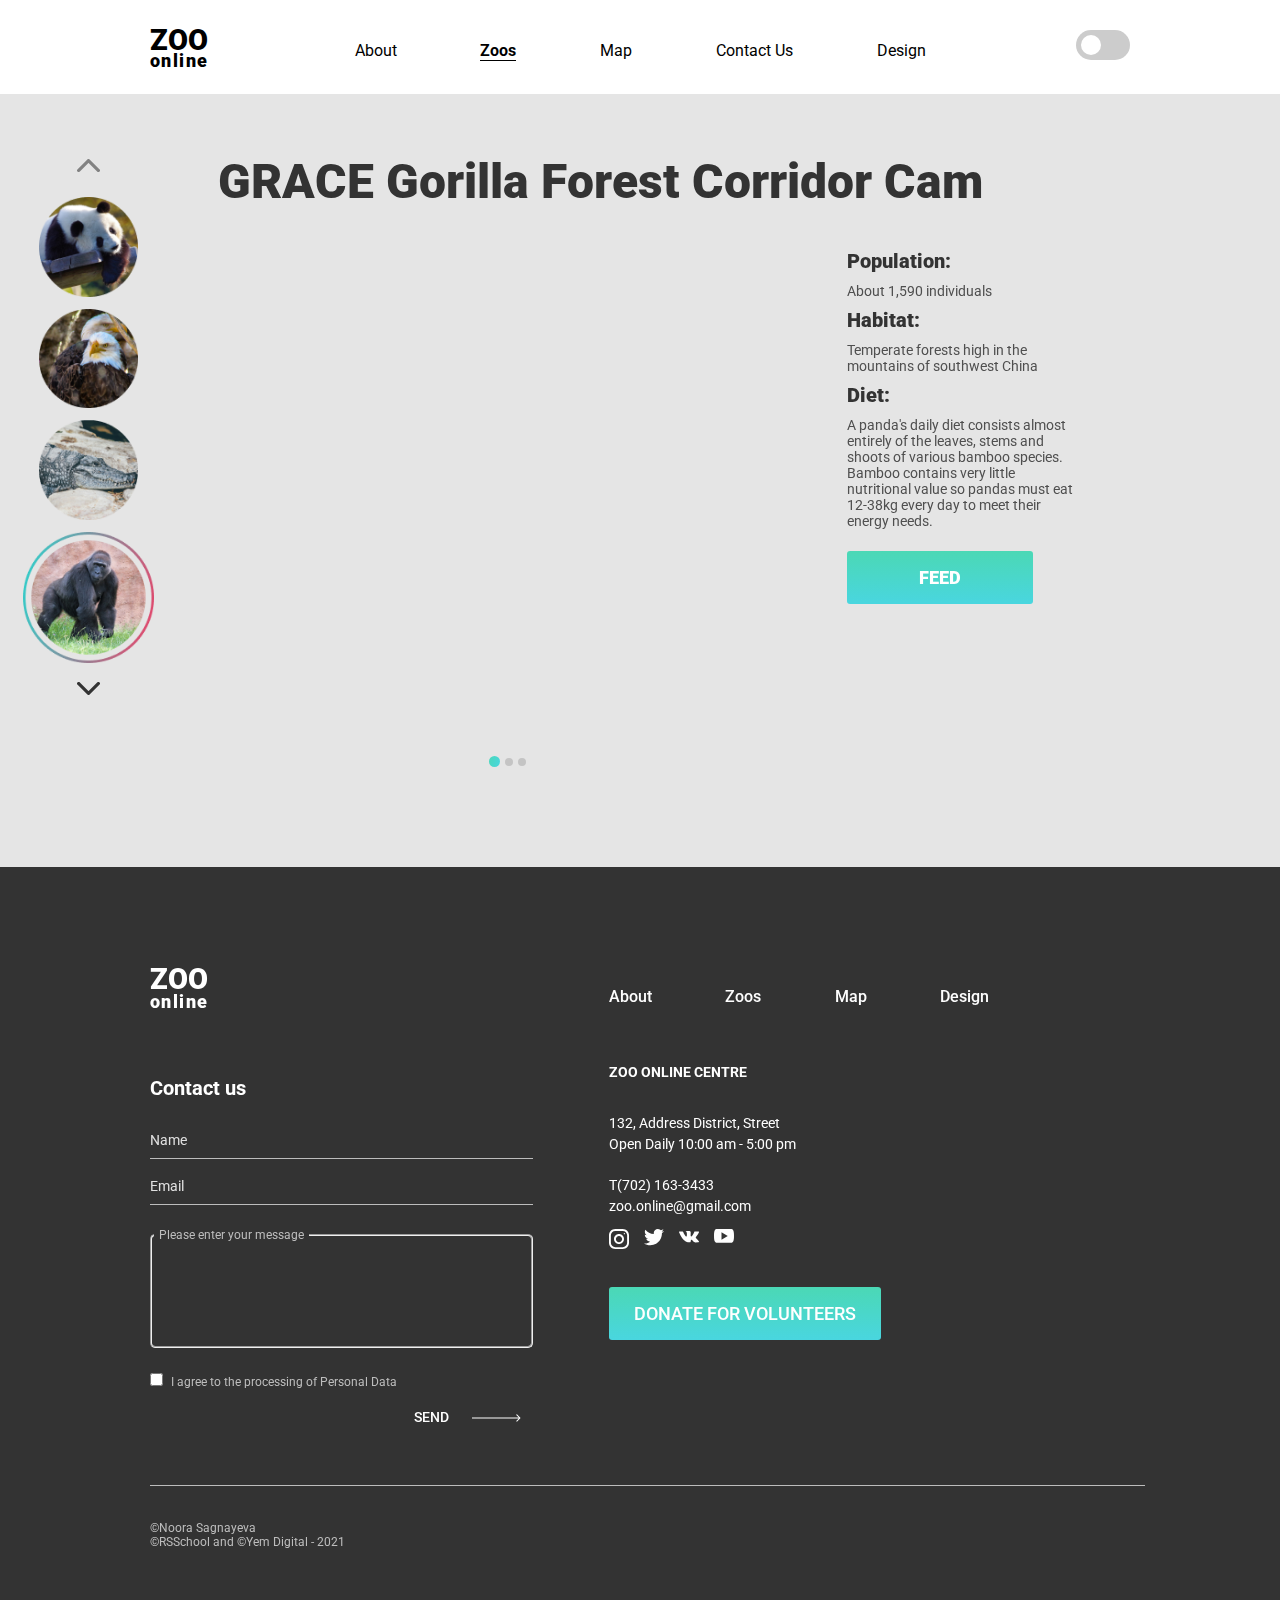
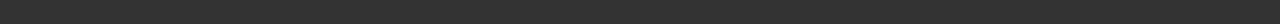
<file: online-zoo/pages/live/livemagu.html>
<!DOCTYPE html>
<html lang="en">

<head>
  <link rel="stylesheet" href="stylepanda.css">
  <meta charset="UTF-8">
  <meta http-equiv="X-UA-Compatible" content="IE=edge">
  <meta name="viewport" content="width=device-width, initial-scale=1.0">
  <title>zooApp-magu</title>
</head>

<body>
  <div class="bg-podpup">
    <div class="podpup">
      <div class="podpup__img">
        <img src="../../assets/images/podpup.png" alt="podpupimg">
      </div>
      <div class="podpup__form">
        <div class="podpup__tittle">
          <h2>DONATE FOR YOUR ANIMAL</h2>
        </div>
        <form>
          <div class="first__podpup__form">
            <div class="wrapper__first__podpup__form">
              <fieldset class="first__first__form">
                <legend>Choose an animal</legend>
                <select>
                  <option></option>
                </select>
              </fieldset>
              <fieldset class="second__first__form">
                <legend>To donate</legend>
                <input type="text">
              </fieldset>
            </div>
          </div>
          <div class="second__podpup__form">
            <div class="wrapper__second__podpup__form">
              <div class="left__podpup__second__form">
                <h3>About you</h3>
                <fieldset class="fieldset__podpup">
                  <legend>Name</legend>
                  <input type="text">
                </fieldset>
                <fieldset class="fieldset__podpup">
                  <legend>Email</legend>
                  <input type="text">
                </fieldset>
                <fieldset class="fieldset__podpup">
                  <legend>Phone</legend>
                  <select class="first__select__podpup">
                    <option>+7</option>
                  </select>
                  <input type="text" class="fieldset__podpup__input">
                </fieldset>
              </div>
              <div class="right__podpup__second__form">
                <h3>Checkout</h3>
                <fieldset class="fieldset__podpup">
                  <legend>Card number</legend>
                  <input type="text">
                </fieldset>
                <fieldset class="fieldset__podpup">
                  <legend>Expiry date</legend>
                  <select class="second__first__select">
                    <option></option>
                  </select>
                  <select class="second__second__select">
                    <option></option>
                  </select>
                </fieldset>
                <fieldset class="fieldset__podpup">
                  <legend>CVC</legend>
                  <input type="text">
                </fieldset>
              </div>
            </div>
          </div>
          <div class="podpup__text">
            <p>If don’t cancel your subscription before the trial ends on April 15, 2021, you agree that you
              will automatically be charged</p>
          </div>
          <div class="podpup__button">
            <button>
              DONATE
            </button>
          </div>
        </form>
      </div>
    </div>
  </div>
  <h1>Online Zoo</h1>
  <header class="header">
    <div class="header__wrapper">
      <div class="header__content">
        <div class="header__logo">
          <a href="../landing/index.html" class="header__logo__site">
            <p class="header__logo__zoo">ZOO</p>
            <p class="header__logo__text">online</p>
          </a>
        </div>
        <div class="header__nav">
          <ul>
            <li><a href="../landing/index.html">About</a></li>
            <li><a href="#" class="active">Zoos</a></li>
            <li><a href="../map/IntermediatePage.html">Map</a></li>
            <li><a href="#contactus">Contact Us</a></li>
            <li><a href="https://www.figma.com/file/HKt5Nlx0jghQtJp6jW9q8F/zooApp">Design</a></li>
          </ul>

        </div>
        <div class="header__menu__burger">
          <div class="header__switch">
            <label class="header__switch__round">
              <input type="checkbox" class="blackstyle">
              <span class="header__switch__slider round"></span>
            </label>
          </div>
          <div class="header__burger">
            <img src="../../assets/images/menu.png" alt="burger">
          </div>
        </div>
      </div>
    </div>
  </header>
  <div class="main">
    <div class="main__content__wrapper">

      <div class="zoo__bar">
        <img class="bar-arrow active__svg__all" src="../../assets/images/arrow-up.png" alt="up">
        <a href="livepanda.html"><img class="noactive active__svg__all" src="../../assets/images/onlinepanda.png"
            alt="panda" title="panda"></a>
        <a href="liveoriel.html"><img class="noactive active__svg__all" src="../../assets/images/onoriel.png"
            alt="oriel" title="eagle"></a>
        <a href="livekroko.html"><img class="noactvie active__svg__all" src="../../assets/images/onkroko.png"
            alt="krokodile" title="krokodile"></a>
        <a href="#"><img class="active" src="../../assets/images/onactivemagu.png" alt="magu" title="kinkong"></a>
        <img class="bar-arrow active__svg__all bad" src="../../assets/images/arrow-down.png" alt="down">
      </div>

      <div class="main__container">
        <div class="main__wrapper">
          <div class="main__tittle">
            <p>GRACE Gorilla Forest Corridor Cam</p>
          </div>



        </div>
        <div class="main__content">
          <div class="main__content__video">
            <div class="main-video">
              <iframe width=100% height=442px src="https://www.youtube.com/embed/rgXWDk7rh4w"
                title="YouTube video player" frameborder="0"
                allow="accelerometer; autoplay; clipboard-write; encrypted-media; gyroscope; picture-in-picture"
                allowfullscreen></iframe>
            </div>
            <div class="after-video">
              <div class="display-none">
              </div>
              <iframe width=246px height=141px src="https://www.youtube.com/embed/rgXWDk7rh4w"
                title="YouTube video player" frameborder="0"
                allow="accelerometer; autoplay; clipboard-write; encrypted-media; gyroscope; picture-in-picture"
                allowfullscreen></iframe>
              <iframe width=246px height=141px src="https://www.youtube.com/embed/rgXWDk7rh4w"
                title="YouTube video player" frameborder="0"
                allow="accelerometer; autoplay; clipboard-write; encrypted-media; gyroscope; picture-in-picture"
                allowfullscreen></iframe>
              <iframe width=246px height=141px src="https://www.youtube.com/embed/rgXWDk7rh4w"
                title="YouTube video player" frameborder="0"
                allow="accelerometer; autoplay; clipboard-write; encrypted-media; gyroscope; picture-in-picture"
                allowfullscreen></iframe>
            </div>
            <div class="video-slider">
              <img src="../../assets/icons/onslider.svg" alt="slider">
            </div>
          </div>
          <div class="main__content__about">
            <div class="about__pop">
              <a2 class="about__title">Population:</a2>
              <p class="about__text">About 1,590 individuals</p>
            </div>
            <div class="about__hab">
              <a3 class="about__title">Habitat:</a3>
              <p class="about__text">Temperate forests high in the mountains of southwest China</p>
            </div>
            <div class="about__diet">
              <a3 class="about__title">Diet:</a3>
              <p class="about__text">A panda's daily diet consists almost entirely of the leaves, stems and
                shoots of various
                bamboo species. Bamboo contains very little nutritional value so pandas must eat 12-38kg
                every day to meet their energy needs.</p>
            </div>
            <div class="button__about">
              <button>feed</button>
            </div>
          </div>
        </div>
      </div>
    </div>
  </div>
  <footer class="footer__wrapper">
    <div class="footer__content">
      <div class="footer__contact">
        <div class="footer__tittle">
          <a href="../landing/index.html" class="footer__logo__site">
            <p class="footer__logo__zoo">ZOO</p>
            <p class="footer__logo__text">online</p>
          </a>
        </div>
        <div class="footer__new__nav">
          <ul>
            <li><a href="../landing/index.html">About</a></li>
            <li><a href="../live/livepanda.html">Zoos</a></li>
            <li><a href="../map/IntermediatePage.html">Map</a></li>
            <li><a href="https://www.figma.com/file/HKt5Nlx0jghQtJp6jW9q8F/zooApp">Design</a></li>
          </ul>
        </div>
        <div class="footer__form">
          <div class="footer__form__tittle">
            <h4 id="contactus">Contact us</h4>
          </div>
          <form action="#">
            <input type="text" class="footer__input" placeholder="Name" required>
            <input type="email" class="footer__input" placeholder="Email" required>
            <fieldset class="footer__fieldset">
              <legend class="footer__fieldset__legend">Please enter your message</legend>
              <textarea required maxlength="280" name="" class="footer__textarea" cols="30" rows="10"></textarea>
            </fieldset>
            <div class="footer__checkbox">
              <input type="checkbox" class="footer__input__checkbox" required>
              <label>I agree to the processing of
                Personal Data</label>
            </div>
            <div class="footer__button">
              <button class="active__svg__all">
                SEND
                <img src="../../assets/icons/footer__arrow.svg" alt="send">
              </button>
            </div>
          </form>
        </div>
      </div>
      <div class="footer__right__content">
        <div class="footer__nav">
          <div class="footer__nav__menu">
            <ul>
              <li><a href="../landing/index.html">About</a></li>
              <li><a href="../live/livepanda.html">Zoos</a></li>
              <li><a href="../map/IntermediatePage.html">Map</a></li>
              <li><a href="https://www.figma.com/file/HKt5Nlx0jghQtJp6jW9q8F/zooApp">Design</a></li>
            </ul>
          </div>
          <div class="footer__nav__cont">
            <div class="footer__nav__cont__tittle">
              <h4>ZOO ONLINE CENTRE</h4>
            </div>
            <address class="footer__nav__adress">
              <p class="footer__first__p">
                <a href="geo:Address District, Street">132, Address District, Street</a>
              </p>
              <p>
                Open Daily 10:00 am - 5:00 pm
              </p>
            </address>
            <address class="footer__nav__number">
              <p class="footer__first__p">
                T<a href="tel:+77021633433">(702) 163-3433</a>
              </p>
              <p>
                <a href="mailto:zoo.online@gmail.com">zoo.online@gmail.com</a>
              </p>
            </address>
          </div>
          <div class="footer__nav__links">
            <ul>
              <li><a class="active__svg__all" href="https://instagram.com"><img
                    src="../../assets/icons/footer__inst.svg" alt="inst"></a>
              </li>
              <li><a class="active__svg__all" href="https://twitter.com"><img src="../../assets/icons/footer__twi.svg"
                    alt="twi"></a>
              </li>
              <li><a class="active__svg__all" href="https://vk.com"><img src="../../assets/icons/footer__vk.svg"
                    alt="vk"></a></li>
              <li><a class="active__svg__all" href="https://youtube.com"><img src="../../assets/icons/footer__you.svg"
                    alt="youtube"></a>
              </li>
            </ul>
          </div>
        </div>
        <div class="footer__menu__button">
          <button>donate for volunteers</button>
        </div>
      </div>

    </div>
  </footer>
  <div class="copyright">
    <div class="copyright__wrapper">
      <p>©Noora Sagnayeva</p>
      <p>©RSSchool and ©Yem Digital - 2021</p>
    </div>
  </div>
  <script src="zooscript.js"></script>
</body>

</html>
</file>
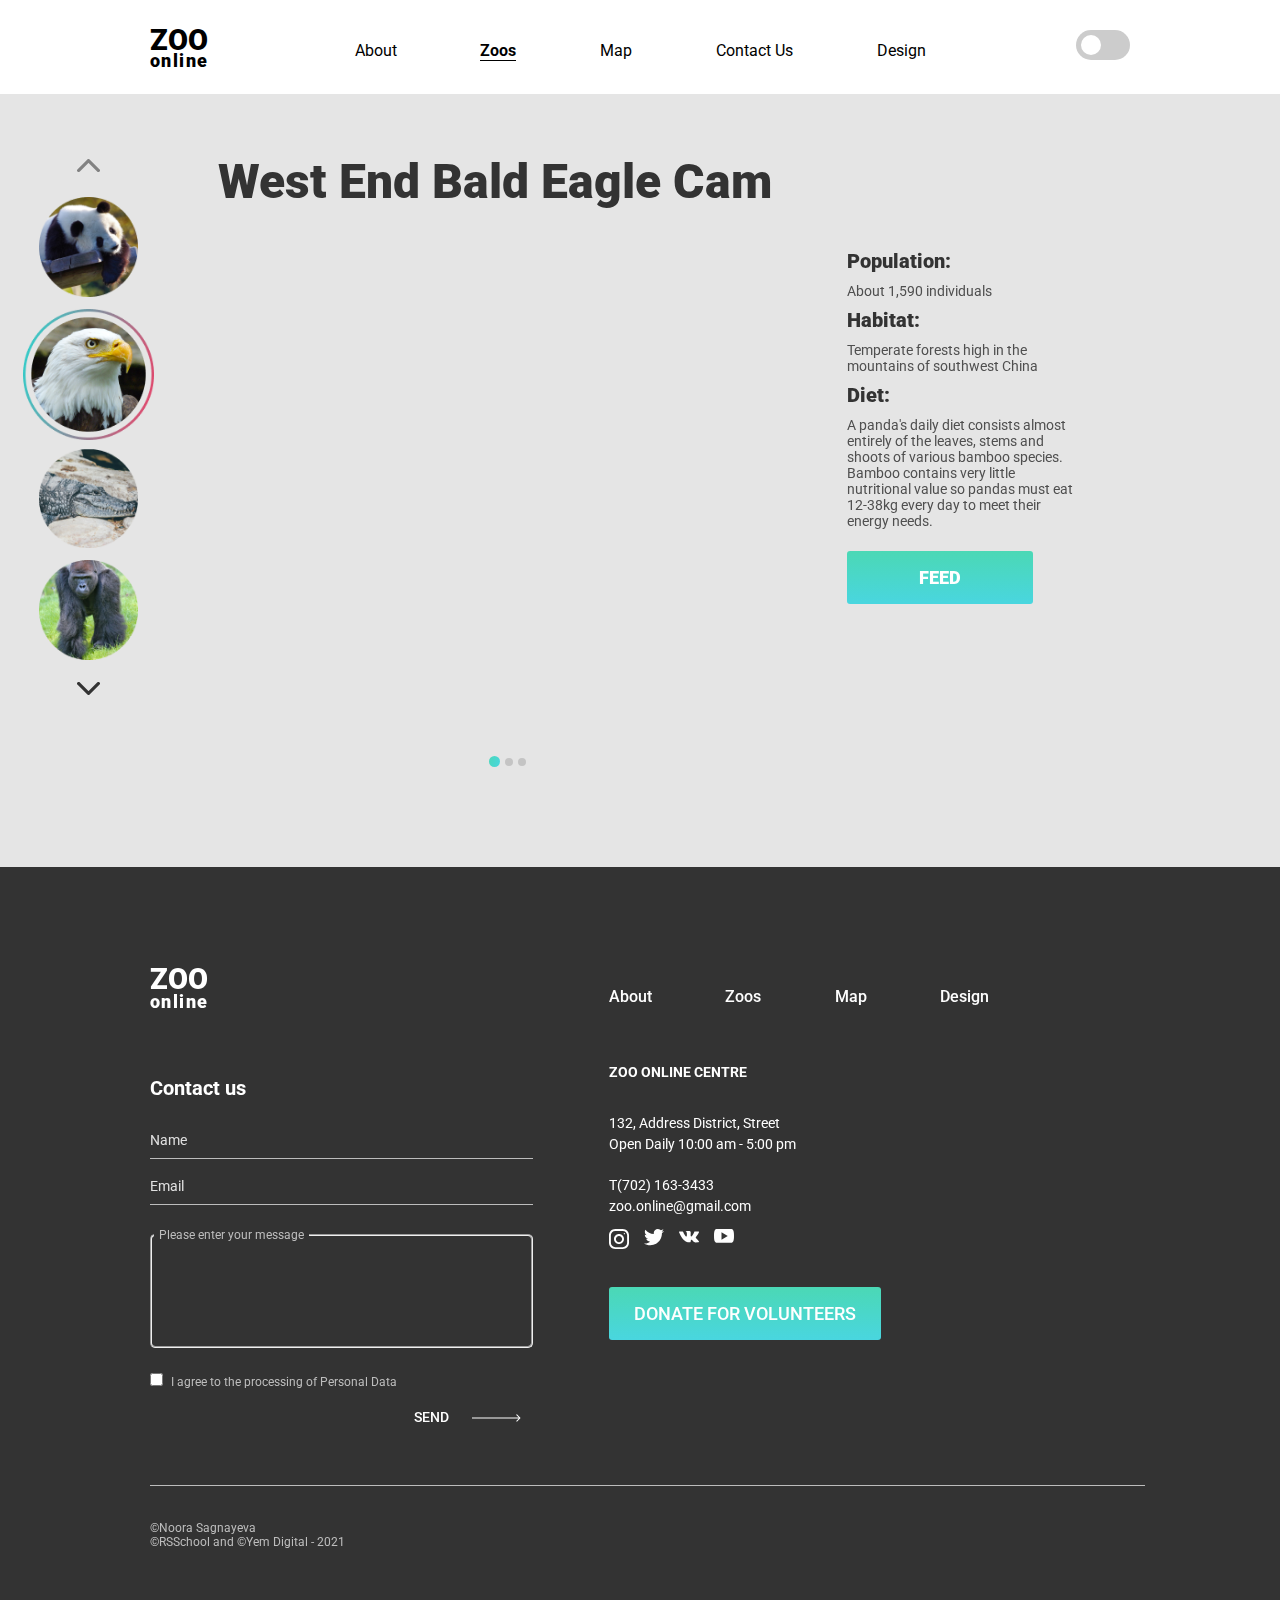
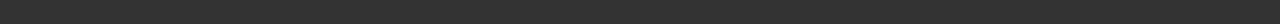
<file: online-zoo/pages/live/liveoriel.html>
<!DOCTYPE html>
<html lang="en">

<head>
  <link rel="stylesheet" href="stylepanda.css">
  <meta charset="UTF-8">
  <meta http-equiv="X-UA-Compatible" content="IE=edge">
  <meta name="viewport" content="width=device-width, initial-scale=1.0">
  <title>zooApp-Oriel</title>
</head>

<body>
  <div class="bg-podpup">
    <div class="podpup">
      <div class="podpup__img">
        <img src="../../assets/images/podpup.png" alt="podpupimg">
      </div>
      <div class="podpup__form">
        <div class="podpup__tittle">
          <h2>DONATE FOR YOUR ANIMAL</h2>
        </div>
        <form>
          <div class="first__podpup__form">
            <div class="wrapper__first__podpup__form">
              <fieldset class="first__first__form">
                <legend>Choose an animal</legend>
                <select>
                  <option></option>
                </select>
              </fieldset>
              <fieldset class="second__first__form">
                <legend>To donate</legend>
                <input type="text">
              </fieldset>
            </div>
          </div>
          <div class="second__podpup__form">
            <div class="wrapper__second__podpup__form">
              <div class="left__podpup__second__form">
                <h3>About you</h3>
                <fieldset class="fieldset__podpup">
                  <legend>Name</legend>
                  <input type="text">
                </fieldset>
                <fieldset class="fieldset__podpup">
                  <legend>Email</legend>
                  <input type="text">
                </fieldset>
                <fieldset class="fieldset__podpup">
                  <legend>Phone</legend>
                  <select class="first__select__podpup">
                    <option>+7</option>
                  </select>
                  <input type="text" class="fieldset__podpup__input">
                </fieldset>
              </div>
              <div class="right__podpup__second__form">
                <h3>Checkout</h3>
                <fieldset class="fieldset__podpup">
                  <legend>Card number</legend>
                  <input type="text">
                </fieldset>
                <fieldset class="fieldset__podpup">
                  <legend>Expiry date</legend>
                  <select class="second__first__select">
                    <option></option>
                  </select>
                  <select class="second__second__select">
                    <option></option>
                  </select>
                </fieldset>
                <fieldset class="fieldset__podpup">
                  <legend>CVC</legend>
                  <input type="text">
                </fieldset>
              </div>
            </div>
          </div>
          <div class="podpup__text">
            <p>If don’t cancel your subscription before the trial ends on April 15, 2021, you agree that you
              will automatically be charged</p>
          </div>
          <div class="podpup__button">
            <button>
              DONATE
            </button>
          </div>
        </form>
      </div>
    </div>
  </div>
  <h1>Online Zoo</h1>
  <header class="header">
    <div class="header__wrapper">
      <div class="header__content">
        <div class="header__logo">
          <a href="../landing/index.html" class="header__logo__site">
            <p class="header__logo__zoo">ZOO</p>
            <p class="header__logo__text">online</p>
          </a>
        </div>
        <div class="header__nav">
          <ul>
            <li><a href="../landing/index.html">About</a></li>
            <li><a href="#" class="active">Zoos</a></li>
            <li><a href="../map/IntermediatePage.html">Map</a></li>
            <li><a href="#contactus">Contact Us</a></li>
            <li><a href="https://www.figma.com/file/HKt5Nlx0jghQtJp6jW9q8F/zooApp">Design</a></li>
          </ul>

        </div>
        <div class="header__menu__burger">
          <div class="header__switch">
            <label class="header__switch__round">
              <input type="checkbox" class="blackstyle">
              <span class="header__switch__slider round"></span>
            </label>
          </div>
          <div class="header__burger">
            <img src="../../assets/images/menu.png" alt="burger">
          </div>
        </div>
      </div>
    </div>
  </header>
  <div class="main">
    <div class="main__content__wrapper">
      <div class="zoo__bar">
        <img class="bar-arrow active__svg__all" src="../../assets/images/arrow-up.png" alt="up">
        <a href="livepanda.html"><img class="noactive active__svg__all" src="../../assets/images/onlinepanda.png"
            alt="panda" title="panda"></a>
        <a href="#"><img class="active" src="../../assets/images/onactiveoriel.png" alt="oriel" title="eagle"></a>
        <a href="livekroko.html"><img class="noactvie active__svg__all" src="../../assets/images/onkroko.png"
            alt="krokodile" title="krokodile"></a>
        <a href="livemagu.html"><img class="noactvie active__svg__all" src="../../assets/images/onlinemagu.png"
            alt="magu" title="kinkong"></a>
        <img class="bar-arrow active__svg__all bad" src="../../assets/images/arrow-down.png" alt="down">
      </div>

      <div class="main__container">
        <div class="main__wrapper">
          <div class="main__tittle">
            <p>West End Bald Eagle Cam</p>
          </div>



        </div>
        <div class="main__content">
          <div class="main__content__video">
            <div class="main-video">
              <iframe width=100% height=442px src="https://www.youtube.com/embed/RmmAzrAkKqI"
                title="YouTube video player" frameborder="0"
                allow="accelerometer; autoplay; clipboard-write; encrypted-media; gyroscope; picture-in-picture"
                allowfullscreen></iframe>
            </div>
            <div class="after-video">
              <div class="display-none">
              </div>
              <iframe width=246px height=141px src="https://www.youtube.com/embed/RmmAzrAkKqI"
                title="YouTube video player" frameborder="0"
                allow="accelerometer; autoplay; clipboard-write; encrypted-media; gyroscope; picture-in-picture"
                allowfullscreen></iframe>
              <iframe width=246px height=141px src="https://www.youtube.com/embed/RmmAzrAkKqI"
                title="YouTube video player" frameborder="0"
                allow="accelerometer; autoplay; clipboard-write; encrypted-media; gyroscope; picture-in-picture"
                allowfullscreen></iframe>
              <iframe width=246px height=141px src="https://www.youtube.com/embed/RmmAzrAkKqI"
                title="YouTube video player" frameborder="0"
                allow="accelerometer; autoplay; clipboard-write; encrypted-media; gyroscope; picture-in-picture"
                allowfullscreen></iframe>
            </div>
            <div class="video-slider">
              <img src="../../assets/icons/onslider.svg" alt="slider">
            </div>
          </div>
          <div class="main__content__about">
            <div class="about__pop">
              <a2 class="about__title">Population:</a2>
              <p class="about__text">About 1,590 individuals</p>
            </div>
            <div class="about__hab">
              <a3 class="about__title">Habitat:</a3>
              <p class="about__text">Temperate forests high in the mountains of southwest China</p>
            </div>
            <div class="about__diet">
              <a3 class="about__title">Diet:</a3>
              <p class="about__text">A panda's daily diet consists almost entirely of the leaves, stems and
                shoots of various
                bamboo species. Bamboo contains very little nutritional value so pandas must eat 12-38kg
                every day to meet their energy needs.</p>
            </div>
            <div class="button__about">
              <button>feed</button>
            </div>
          </div>
        </div>
      </div>
    </div>
  </div>
  <footer class="footer__wrapper">
    <div class="footer__content">
      <div class="footer__contact">
        <div class="footer__tittle">
          <a href="../landing/index.html" class="footer__logo__site">
            <p class="footer__logo__zoo">ZOO</p>
            <p class="footer__logo__text">online</p>
          </a>
        </div>
        <div class="footer__new__nav">
          <ul>
            <li><a href="../landing/index.html">About</a></li>
            <li><a href="../live/livepanda.html">Zoos</a></li>
            <li><a href="../map/IntermediatePage.html">Map</a></li>
            <li><a href="https://www.figma.com/file/HKt5Nlx0jghQtJp6jW9q8F/zooApp">Design</a></li>
          </ul>
        </div>
        <div class="footer__form">
          <div class="footer__form__tittle">
            <h4 id="contactus">Contact us</h4>
          </div>
          <form action="#">
            <input type="text" class="footer__input" placeholder="Name" required>
            <input type="email" class="footer__input" placeholder="Email" required>
            <fieldset class="footer__fieldset">
              <legend class="footer__fieldset__legend">Please enter your message</legend>
              <textarea required maxlength="280" name="" class="footer__textarea" cols="30" rows="10"></textarea>
            </fieldset>
            <div class="footer__checkbox">
              <input type="checkbox" class="footer__input__checkbox" required>
              <label>I agree to the processing of
                Personal Data</label>
            </div>
            <div class="footer__button">
              <button class="active__svg__all">
                SEND
                <img src="../../assets/icons/footer__arrow.svg" alt="send">
              </button>
            </div>
          </form>
        </div>
      </div>
      <div class="footer__right__content">
        <div class="footer__nav">
          <div class="footer__nav__menu">
            <ul>
              <li><a href="../landing/index.html">About</a></li>
              <li><a href="../live/livepanda.html">Zoos</a></li>
              <li><a href="../map/IntermediatePage.html">Map</a></li>
              <li><a href="https://www.figma.com/file/HKt5Nlx0jghQtJp6jW9q8F/zooApp">Design</a></li>
            </ul>
          </div>
          <div class="footer__nav__cont">
            <div class="footer__nav__cont__tittle">
              <h4>ZOO ONLINE CENTRE</h4>
            </div>
            <address class="footer__nav__adress">
              <p class="footer__first__p">
                <a href="geo:Address District, Street">132, Address District, Street</a>
              </p>
              <p>
                Open Daily 10:00 am - 5:00 pm
              </p>
            </address>
            <address class="footer__nav__number">
              <p class="footer__first__p">
                T<a href="tel:+77021633433">(702) 163-3433</a>
              </p>
              <p>
                <a href="mailto:zoo.online@gmail.com">zoo.online@gmail.com</a>
              </p>
            </address>
          </div>
          <div class="footer__nav__links">
            <ul>
              <li><a class="active__svg__all" href="https://instagram.com"><img
                    src="../../assets/icons/footer__inst.svg" alt="inst"></a>
              </li>
              <li><a class="active__svg__all" href="https://twitter.com"><img src="../../assets/icons/footer__twi.svg"
                    alt="twi"></a>
              </li>
              <li><a class="active__svg__all" href="https://vk.com"><img src="../../assets/icons/footer__vk.svg"
                    alt="vk"></a></li>
              <li><a class="active__svg__all" href="https://youtube.com"><img src="../../assets/icons/footer__you.svg"
                    alt="youtube"></a>
              </li>
            </ul>
          </div>
        </div>
        <div class="footer__menu__button">
          <button>donate for volunteers</button>
        </div>
      </div>

    </div>
  </footer>
  <div class="copyright">
    <div class="copyright__wrapper">
      <p>©Noora Sagnayeva</p>
      <p>©RSSchool and ©Yem Digital - 2021</p>
    </div>
  </div>
  <script src="zooscript.js"></script>
</body>

</html>
</file>
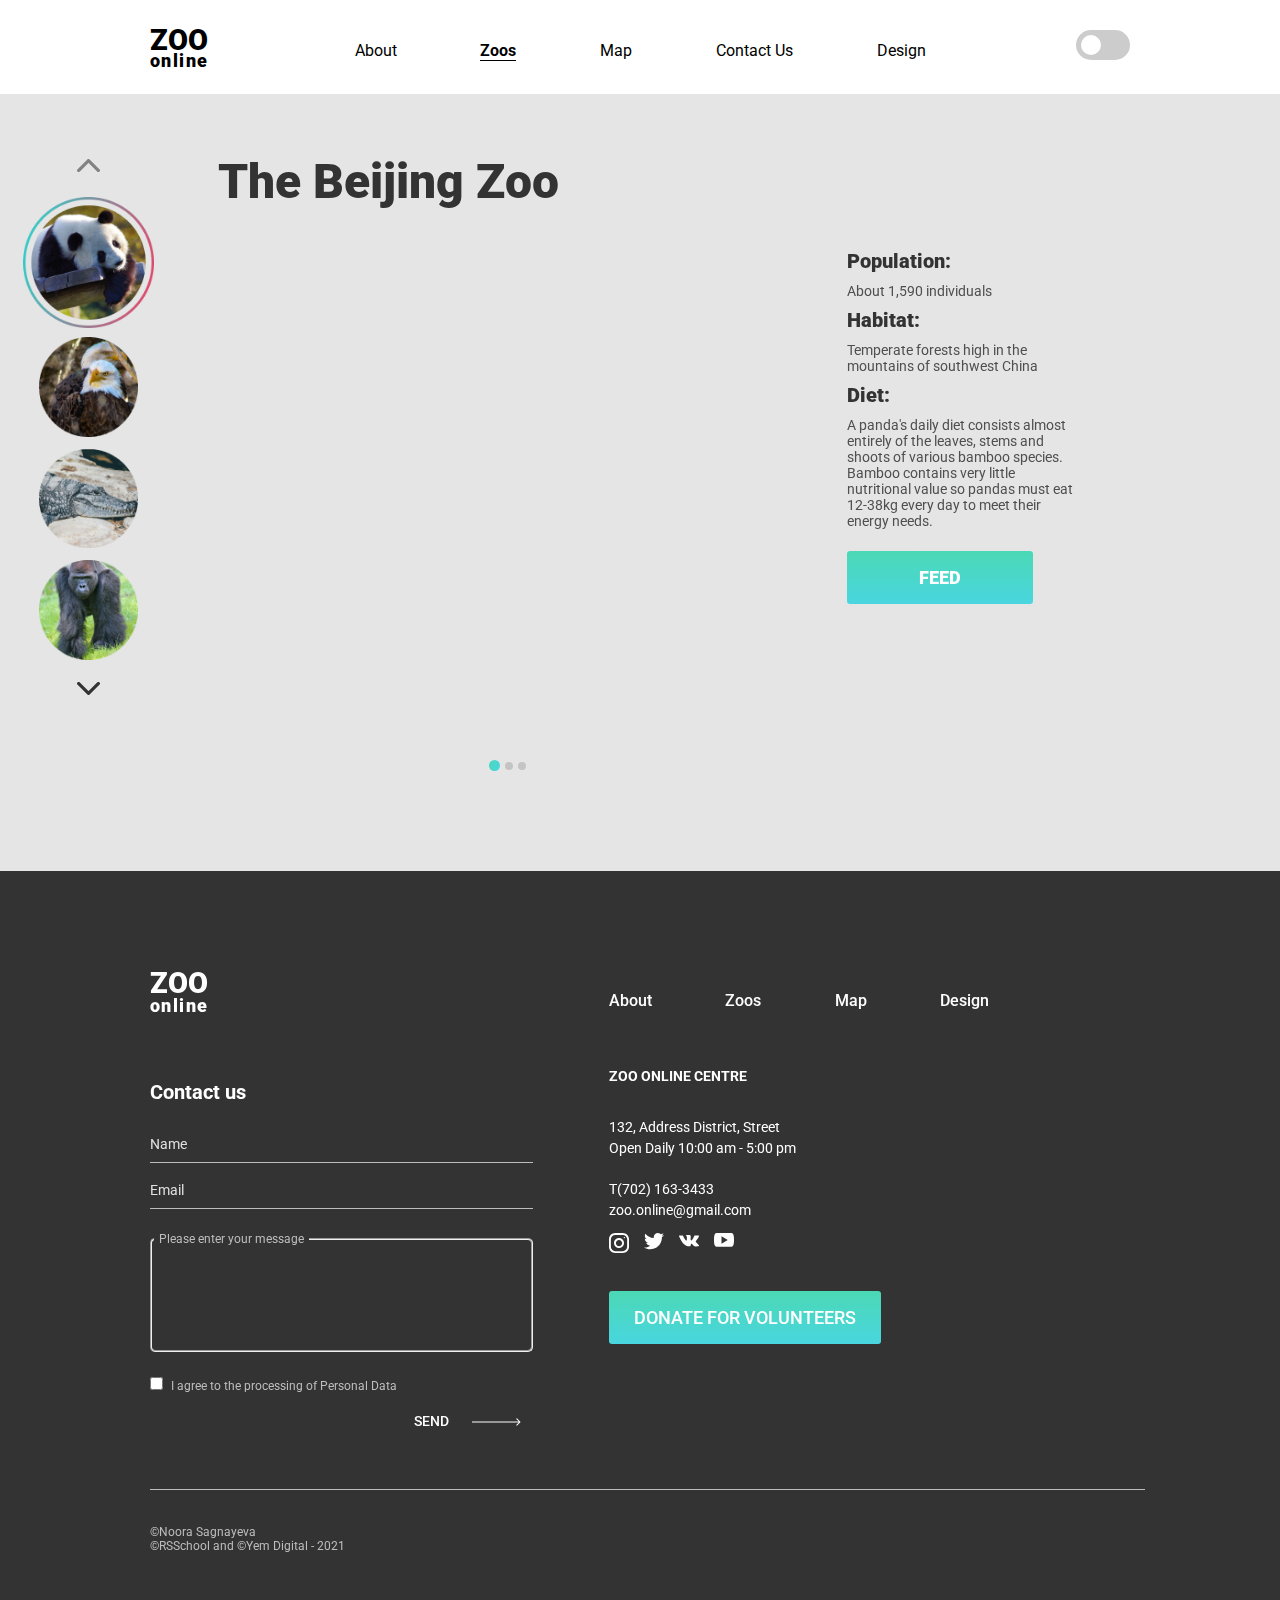
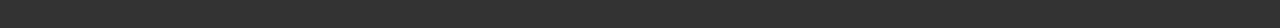
<file: online-zoo/pages/live/livepanda.html>
<!DOCTYPE html>
<html lang="en">

<head>
    <link rel="stylesheet" href="stylepanda.css">
    <meta charset="UTF-8">
    <meta http-equiv="X-UA-Compatible" content="IE=edge">
    <meta name="viewport" content="width=device-width, initial-scale=1.0">
    <title>zooApp-panda</title>
</head>

<body>
    <div class="bg-podpup">
        <div class="podpup">
            <div class="podpup__img">
                <img src="../../assets/images/podpup.png" alt="podpupimg">
            </div>
            <div class="podpup__form">
                <div class="podpup__tittle">
                    <h2>DONATE FOR YOUR ANIMAL</h2>
                </div>
                <form>
                    <div class="first__podpup__form">
                        <div class="wrapper__first__podpup__form">
                            <fieldset class="first__first__form">
                                <legend>Choose an animal</legend>
                                <select>
                                    <option></option>
                                </select>
                            </fieldset>
                            <fieldset class="second__first__form">
                                <legend>To donate</legend>
                                <input type="text">
                            </fieldset>
                        </div>
                    </div>
                    <div class="second__podpup__form">
                        <div class="wrapper__second__podpup__form">
                            <div class="left__podpup__second__form">
                                <h3>About you</h3>
                                <fieldset class="fieldset__podpup">
                                    <legend>Name</legend>
                                    <input type="text">
                                </fieldset>
                                <fieldset class="fieldset__podpup">
                                    <legend>Email</legend>
                                    <input type="text">
                                </fieldset>
                                <fieldset class="fieldset__podpup">
                                    <legend>Phone</legend>
                                    <select class="first__select__podpup">
                                        <option>+7</option>
                                    </select>
                                    <input type="text" class="fieldset__podpup__input">
                                </fieldset>
                            </div>
                            <div class="right__podpup__second__form">
                                <h3>Checkout</h3>
                                <fieldset class="fieldset__podpup">
                                    <legend>Card number</legend>
                                    <input type="text">
                                </fieldset>
                                <fieldset class="fieldset__podpup">
                                    <legend>Expiry date</legend>
                                    <select class="second__first__select">
                                        <option></option>
                                    </select>
                                    <select class="second__second__select">
                                        <option></option>
                                    </select>
                                </fieldset>
                                <fieldset class="fieldset__podpup">
                                    <legend>CVC</legend>
                                    <input type="text">
                                </fieldset>
                            </div>
                        </div>
                    </div>
                    <div class="podpup__text">
                        <p>If don’t cancel your subscription before the trial ends on April 15, 2021, you agree that you
                            will automatically be charged</p>
                    </div>
                    <div class="podpup__button">
                        <button>
                            DONATE
                        </button>
                    </div>
                </form>
            </div>
        </div>
    </div>
    <h1>Online Zoo</h1>
    <header class="header">
        <div class="header__wrapper">
            <div class="header__content">
                <div class="header__logo">
                    <a href="../landing/index.html" class="header__logo__site">
                        <p class="header__logo__zoo">ZOO</p>
                        <p class="header__logo__text">online</p>
                    </a>
                </div>
                <div class="header__nav">
                    <ul>
                        <li><a href="../landing/index.html">About</a></li>
                        <li><a href="#" class="active">Zoos</a></li>
                        <li><a href="../map/IntermediatePage.html">Map</a></li>
                        <li><a href="#contactus">Contact Us</a></li>
                        <li><a href="https://www.figma.com/file/HKt5Nlx0jghQtJp6jW9q8F/zooApp">Design</a></li>
                    </ul>

                </div>
                <div class="header__menu__burger">
                    <div class="header__switch">
                        <label class="header__switch__round">
                            <input type="checkbox" class="blackstyle">
                            <span class="header__switch__slider round"></span>
                        </label>
                    </div>
                    <div class="header__burger">
                        <img src="../../assets/images/menu.png" alt="burger">
                    </div>
                </div>
            </div>
        </div>
    </header>
    <div class="main">
        <div class="main__content__wrapper">
            <div class="zoo__bar">
                <img class="bar-arrow active__svg__all" src="../../assets/images/arrow-up.png" alt="up">
                <a href="#"><img class="active" src="../../assets/images/onactiepanda.png" alt="panda"
                        title="panda"></a>
                <a href="liveoriel.html"><img class="noactvie active__svg__all" src="../../assets/images/onoriel.png"
                        alt="oriel" title="eagle"></a>
                <a href="livekroko.html"><img class="noactvie active__svg__all" src="../../assets/images/onkroko.png"
                        alt="krokodile" title="krokodile"></a>
                <a href="livemagu.html"><img class="noactvie active__svg__all" src="../../assets/images/onlinemagu.png"
                        alt="magu" title="kinkong"></a>
                <img class="bar-arrow active__svg__all bad" src="../../assets/images/arrow-down.png" alt="down">
            </div>
            <div class="main__container">
                <div class="main__wrapper">
                    <div class="main__tittle">
                        <p>The Beijing Zoo</p>
                    </div>
                </div>
                <div class="main__content">
                    <div class="main__content__video">
                        <div class="main-video">
                            <iframe width=100% height=442px src="https://www.youtube.com/embed/IW9ABm9yCfc"
                                title="YouTube video player" frameborder="0"
                                allow="accelerometer; autoplay; clipboard-write; encrypted-media; gyroscope; picture-in-picture"
                                allowfullscreen></iframe>
                        </div>
                        <div class="after-video">
                            <div class="display-wrapper">
                                <div class="display-none"></div>

                                <iframe width=246px height=141px src="https://www.youtube.com/embed/OObOQ2GElhA"
                                    title="YouTube video player" frameborder="0"
                                    allow="accelerometer; autoplay; clipboard-write; encrypted-media; gyroscope; picture-in-picture"
                                    allowfullscreen></iframe>

                            </div>
                            <div class="display-wrapper">
                                <div class="display-none"></div>
                                <iframe width=246px height=141px src="https://www.youtube.com/embed/D0eqnda8dOk"
                                    title="YouTube video player" frameborder="0"
                                    allow="accelerometer; autoplay; clipboard-write; encrypted-media; gyroscope; picture-in-picture"
                                    allowfullscreen></iframe>

                            </div>
                            <div class="display-wrapper">
                                <div class="display-none"></div>
                                <iframe width=246px height=141px src="https://www.youtube.com/embed/65JHo3Cy2tY"
                                    title="YouTube video player" frameborder="0"
                                    allow="accelerometer; autoplay; clipboard-write; encrypted-media; gyroscope; picture-in-picture"
                                    allowfullscreen></iframe>

                            </div>
                        </div>
                        <div class="video-slider">
                            <img src="../../assets/icons/onslider.svg" alt="slider">
                        </div>
                    </div>
                    <div class="main__content__about">
                        <div class="about__pop">
                            <a2 class="about__title">Population:</a2>
                            <p class="about__text">About 1,590 individuals</p>
                        </div>
                        <div class="about__hab">
                            <a3 class="about__title">Habitat:</a3>
                            <p class="about__text">Temperate forests high in the mountains of southwest China</p>
                        </div>
                        <div class="about__diet">
                            <a3 class="about__title">Diet:</a3>
                            <p class="about__text">A panda's daily diet consists almost entirely of the leaves, stems
                                and
                                shoots of various
                                bamboo species. Bamboo contains very little nutritional value so pandas must eat 12-38kg
                                every day to meet their energy needs.</p>
                        </div>
                        <div class="button__about">
                            <button>feed</button>
                        </div>
                    </div>
                </div>
            </div>
        </div>
    </div>
    <footer class="footer__wrapper">
        <div class="footer__content">
            <div class="footer__contact">
                <div class="footer__tittle">
                    <a href="../landing/index.html" class="footer__logo__site">
                        <p class="footer__logo__zoo">ZOO</p>
                        <p class="footer__logo__text">online</p>
                    </a>
                </div>
                <div class="footer__new__nav">
                    <ul>
                        <li><a href="../landing/index.html">About</a></li>
                        <li><a href="../live/livepanda.html">Zoos</a></li>
                        <li><a href="../map/IntermediatePage.html">Map</a></li>
                        <li><a href="https://www.figma.com/file/HKt5Nlx0jghQtJp6jW9q8F/zooApp">Design</a></li>
                    </ul>
                </div>
                <div class="footer__form">
                    <div class="footer__form__tittle">
                        <h4 id="contactus">Contact us</h4>
                    </div>
                    <form action="#">
                        <input type="text" class="footer__input" placeholder="Name" required>
                        <input type="email" class="footer__input" placeholder="Email" required>
                        <fieldset class="footer__fieldset">
                            <legend class="footer__fieldset__legend">Please enter your message</legend>
                            <textarea required maxlength="280" name="" class="footer__textarea" cols="30"
                                rows="10"></textarea>
                        </fieldset>
                        <div class="footer__checkbox">
                            <input type="checkbox" class="footer__input__checkbox" required>
                            <label>I agree to the processing of
                                Personal Data</label>
                        </div>
                        <div class="footer__button">
                            <button class="active__svg__all">
                                SEND
                                <img src="../../assets/icons/footer__arrow.svg" alt="send">
                            </button>
                        </div>
                    </form>
                </div>
            </div>
            <div class="footer__right__content">
                <div class="footer__nav">
                    <div class="footer__nav__menu">
                        <ul>
                            <li><a href="../landing/index.html">About</a></li>
                            <li><a href="../live/livepanda.html">Zoos</a></li>
                            <li><a href="../map/IntermediatePage.html">Map</a></li>
                            <li><a href="https://www.figma.com/file/HKt5Nlx0jghQtJp6jW9q8F/zooApp">Design</a></li>
                        </ul>
                    </div>
                    <div class="footer__nav__cont">
                        <div class="footer__nav__cont__tittle">
                            <h4>ZOO ONLINE CENTRE</h4>
                        </div>
                        <address class="footer__nav__adress">
                            <p class="footer__first__p">
                                <a href="geo:Address District, Street">132, Address District, Street</a>
                            </p>
                            <p>
                                Open Daily 10:00 am - 5:00 pm
                            </p>
                        </address>
                        <address class="footer__nav__number">
                            <p class="footer__first__p">
                                T<a href="tel:+77021633433">(702) 163-3433</a>
                            </p>
                            <p>
                                <a href="mailto:zoo.online@gmail.com">zoo.online@gmail.com</a>
                            </p>
                        </address>
                    </div>
                    <div class="footer__nav__links">
                        <ul>
                            <li><a class="active__svg__all" href="https://instagram.com"><img
                                        src="../../assets/icons/footer__inst.svg" alt="inst"></a>
                            </li>
                            <li><a class="active__svg__all" href="https://twitter.com"><img
                                        src="../../assets/icons/footer__twi.svg" alt="twi"></a>
                            </li>
                            <li><a class="active__svg__all" href="https://vk.com"><img
                                        src="../../assets/icons/footer__vk.svg" alt="vk"></a></li>
                            <li><a class="active__svg__all" href="https://youtube.com"><img
                                        src="../../assets/icons/footer__you.svg" alt="youtube"></a>
                            </li>
                        </ul>
                    </div>
                </div>
                <div class="footer__menu__button">
                    <button>donate for volunteers</button>
                </div>
            </div>

        </div>
    </footer>
    <div class="copyright">
        <div class="copyright__wrapper">
            <p>©Noora Sagnayeva</p>
            <p>©RSSchool and ©Yem Digital - 2021</p>
        </div>
    </div>
    <script src="zooscript.js"></script>
</body>

</html>
</file>
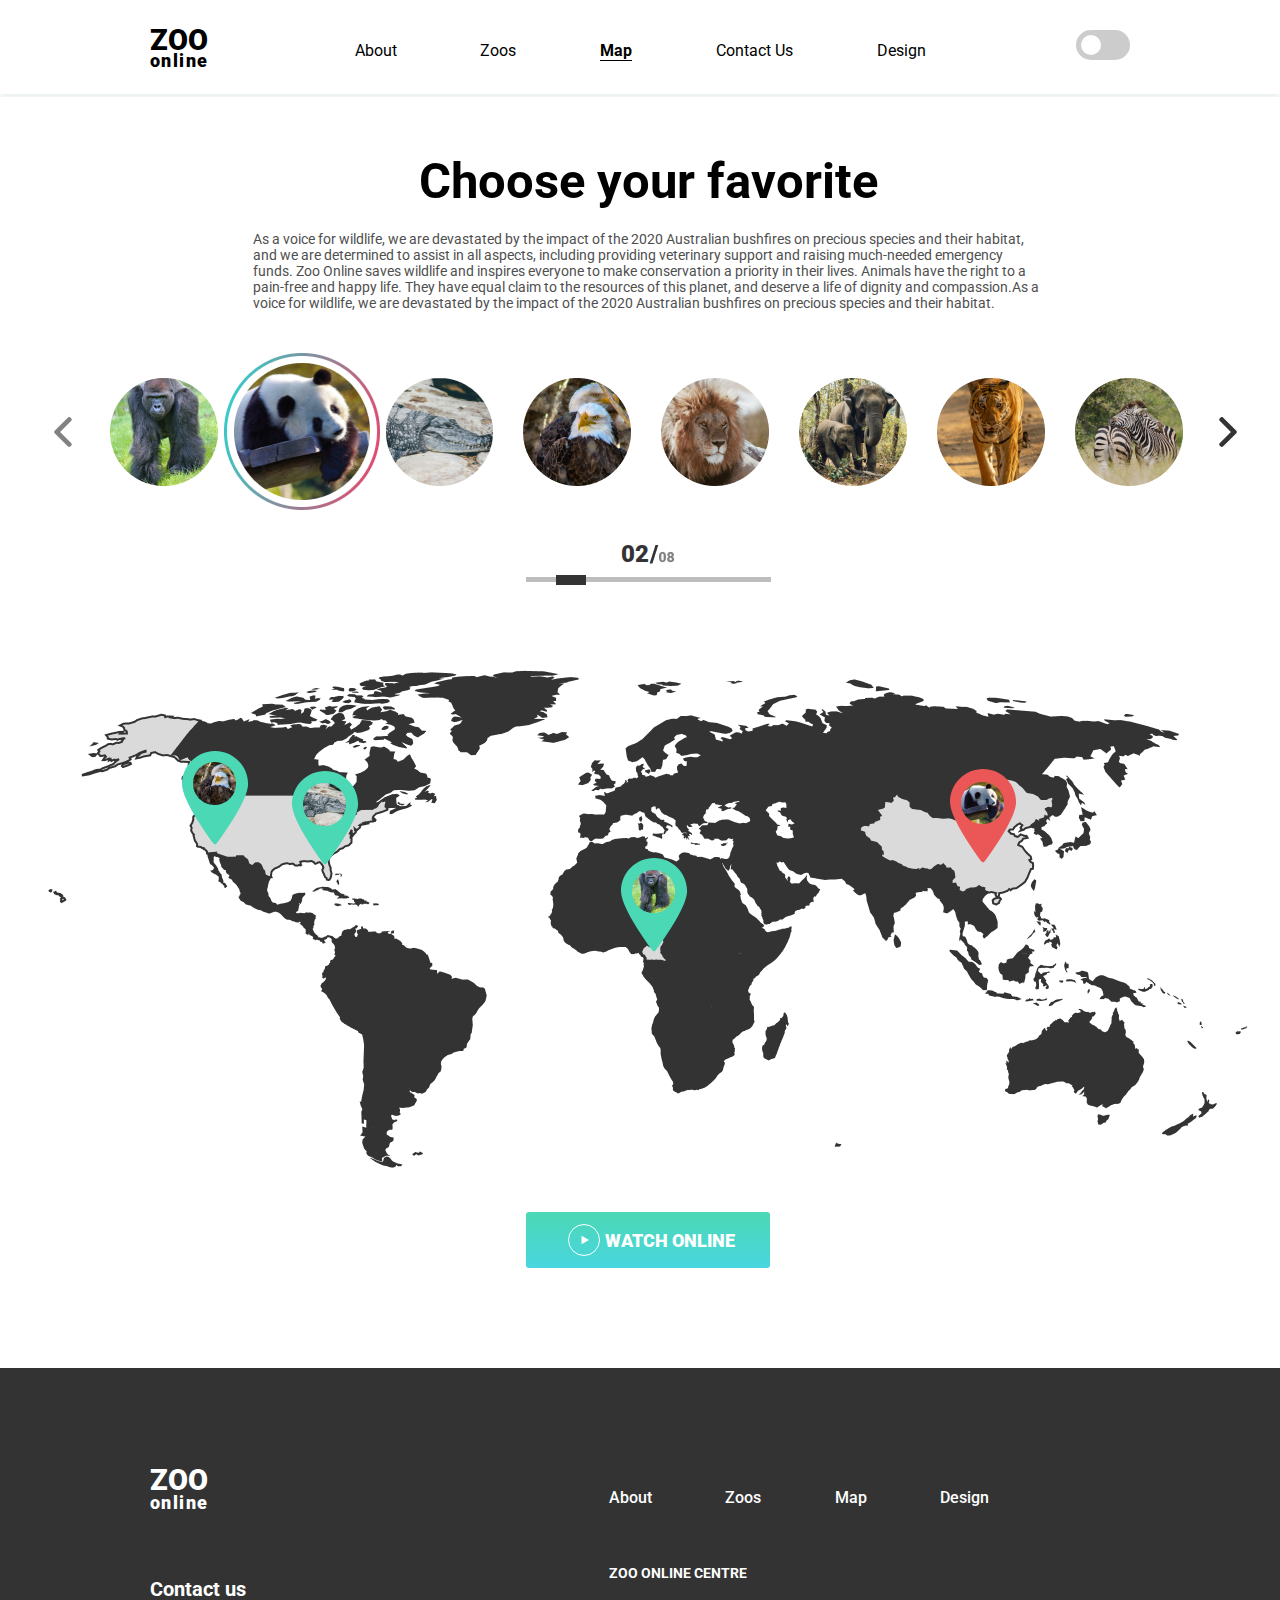
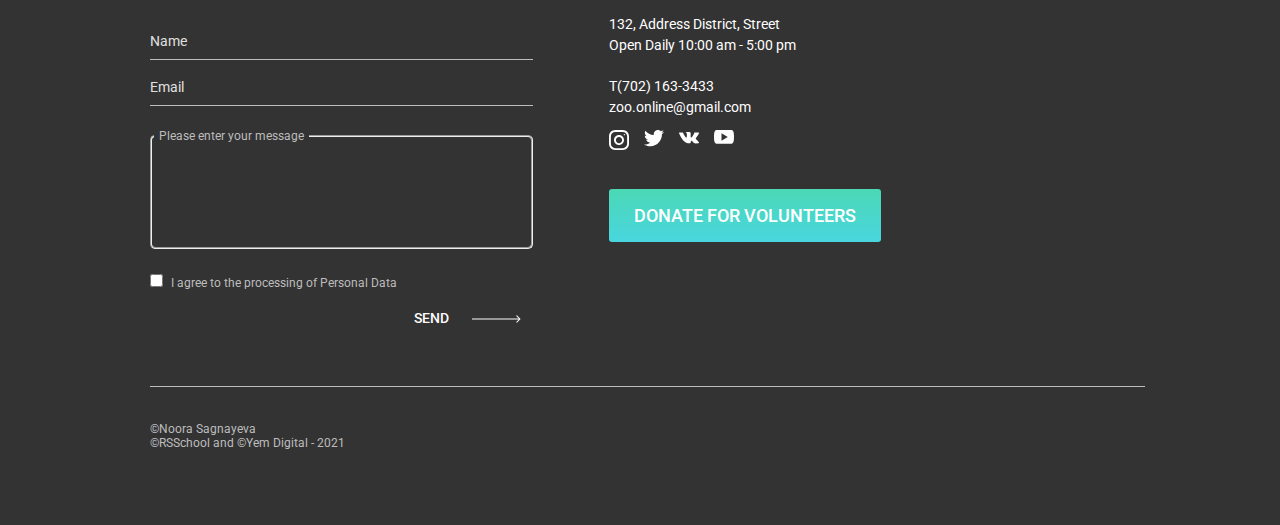
<file: online-zoo/pages/map/IntermediatePage.html>
<!DOCTYPE html>
<html lang="en">

<head>
    <link rel="stylesheet" href="mapstyle.css">
    <meta charset="UTF-8">
    <meta http-equiv="X-UA-Compatible" content="IE=edge">
    <meta name="viewport" content="width=device-width, initial-scale=1.0">
    <title>Map</title>
</head>

<body>
    <div class="bg-podpup">
        <div class="podpup">
            <div class="podpup__img">
                <img src="../../assets/images/podpup.png" alt="podpupimg">
            </div>
            <div class="podpup__form">
                <div class="podpup__tittle">
                    <h2>DONATE FOR YOUR ANIMAL</h2>
                </div>
                <form>
                    <div class="first__podpup__form">
                        <div class="wrapper__first__podpup__form">
                            <fieldset class="first__first__form">
                                <legend>Choose an animal</legend>
                                <select>
                                    <option></option>
                                </select>
                            </fieldset>
                            <fieldset class="second__first__form">
                                <legend>To donate</legend>
                                <input type="text">
                            </fieldset>
                        </div>
                    </div>
                    <div class="second__podpup__form">
                        <div class="wrapper__second__podpup__form">
                            <div class="left__podpup__second__form">
                                <h3>About you</h3>
                                <fieldset class="fieldset__podpup">
                                    <legend>Name</legend>
                                    <input type="text">
                                </fieldset>
                                <fieldset class="fieldset__podpup">
                                    <legend>Email</legend>
                                    <input type="text">
                                </fieldset>
                                <fieldset class="fieldset__podpup">
                                    <legend>Phone</legend>
                                    <select class="first__select__podpup">
                                        <option>+7</option>
                                    </select>
                                    <input type="text" class="fieldset__podpup__input">
                                </fieldset>
                            </div>
                            <div class="right__podpup__second__form">
                                <h3>Checkout</h3>
                                <fieldset class="fieldset__podpup">
                                    <legend>Card number</legend>
                                    <input type="text">
                                </fieldset>
                                <fieldset class="fieldset__podpup">
                                    <legend>Expiry date</legend>
                                    <select class="second__first__select">
                                        <option></option>
                                    </select>
                                    <select class="second__second__select">
                                        <option></option>
                                    </select>
                                </fieldset>
                                <fieldset class="fieldset__podpup">
                                    <legend>CVC</legend>
                                    <input type="text">
                                </fieldset>
                            </div>
                        </div>
                    </div>
                    <div class="podpup__text">
                        <p>If don’t cancel your subscription before the trial ends on April 15, 2021, you agree that you
                            will automatically be charged</p>
                    </div>
                    <div class="podpup__button">
                        <button>
                            DONATE
                        </button>
                    </div>
                </form>
            </div>
        </div>
    </div>
    <h1>Online Zoo</h1>
    <header class="header">
        <div class="header__wrapper">
            <div class="header__content">
                <div class="header__logo">
                    <a href="../landing/index.html" class="header__logo__site">
                        <p class="header__logo__zoo">ZOO</p>
                        <p class="header__logo__text">online</p>
                    </a>
                </div>
                <div class="header__nav">
                    <ul>
                        <li><a href="../landing/index.html">About</a></li>
                        <li><a href="../live/livepanda.html">Zoos</a></li>
                        <li><a href="#" class="active">Map</a></li>
                        <li><a href="#contactus">Contact Us</a></li>
                        <li><a href="https://www.figma.com/file/HKt5Nlx0jghQtJp6jW9q8F/zooApp">Design</a></li>
                    </ul>

                </div>
                <div class="header__menu__burger">
                    <div class="header__switch">
                        <label class="header__switch__round">
                            <input type="checkbox" class="blackstyle">
                            <span class="header__switch__slider round"></span>
                        </label>
                    </div>
                    <div class="header__burger">
                        <img src="../../assets/images/menu.png" alt="burger">
                    </div>
                </div>
            </div>
        </div>
    </header>
    <main class="main">
        <div class="map__screen__wrapper">
            <div class="map__screen__content">
                <div class="map__content__tittle">
                    <h3>Choose your favorite</h3>
                </div>
                <div class="map__content__text">
                    <p>
                        As a voice for wildlife, we are devastated by the impact of the 2020 Australian bushfires on
                        precious species and their habitat, and we are determined to assist in all aspects, including
                        providing veterinary support and raising much-needed emergency funds. Zoo Online saves wildlife
                        and inspires everyone to make conservation a priority in their lives. Animals have the right to
                        a pain-free and happy life. They have equal claim to the resources of this planet, and deserve a
                        life of dignity and compassion.As a voice for wildlife, we are devastated by the impact of the
                        2020 Australian bushfires on precious species and their habitat.
                    </p>
                </div>
                <div class="map__content__slider__adaptive">
                    <div class="map__content__slider">
                        <img class="arrow__active bal" src="../../assets/icons/left-arrow.svg" alt="arrow">
                        <div class="map__slider">
                            <img src="../../assets/images/mapround.png" alt="round" class="map__round">
                            <img data-key="0" class="first__active__svg__all" src="../../assets/images/map__magu.png"
                                alt="magu">
                            <img data-key="1" class="active__svg__all__active" src="../../assets/images/mappanda.png"
                                alt="panda">
                            <img data-key="2" class="active__svg__all" src="../../assets/images/map__kroko.png"
                                alt="kroko">
                            <img data-key="3" class="active__svg__all px320" src="../../assets/images/map__oriel.png"
                                alt="oriel">
                            <img data-key="4" class="active__svg__all px640" src="../../assets/images/map__rrr.png"
                                alt="rrr">
                            <img data-key="5" class="active__svg__all px1200" src="../../assets/images/map__aliph.png"
                                alt="lion">
                            <img data-key="6" class="active__svg__all px1200" src="../../assets/images/map__lion.png"
                                alt="alph">
                            <img data-key="7" class="active__svg__all px1200" src="../../assets/images/map__zibra.png"
                                alt="zibra">
                        </div>
                        <img class="arrow__active bar" src="../../assets/icons/right-arrow.svg" alt="arrow">
                    </div>
                </div>
                <div class="map__slider__svg">
                    <div class="map__slider__number">
                        <p class="map__slider-number">02</p>
                        <img class="slider__active__svg__all" src="../../assets/images/fb08.png" alt="slider">
                    </div>
                    <label for="scale">
                        <input class="map__slider-input" id="scale" type="range" name="animals" min="1" max="8"
                            value="2">
                    </label>
                </div>
                <div class="map__content__big__adaptive">
                    <div class="map__content__big">

                        <svg class="red__oriel" width="68" height="94" viewBox="0 0 68 94" fill="none"
                            xmlns="http://www.w3.org/2000/svg">
                            <a href="../../pages/live/liveoriel.html">
                                <path
                                    d="M34.0457 0C15.8127 0 0.979492 14.835 0.979492 33.0703C0.979492 50.7103 31.2098 90.9006 32.4976 92.6047C32.8594 93.091 33.4391 93.375 34.0459 93.375C34.6528 93.375 35.2325 93.091 35.5943 92.6047C36.8818 90.9006 67.1124 50.7105 67.1124 33.0703C67.112 14.835 52.2788 0 34.0457 0ZM34.0457 50.5781C24.3943 50.5781 16.54 42.7229 16.54 33.0703C16.54 23.4176 24.3943 15.5624 34.0457 15.5624C43.6972 15.5624 51.5514 23.4176 51.5514 33.0703C51.5514 42.7229 43.6972 50.5781 34.0457 50.5781Z"
                                    fill="#4BD8B5" />
                            </a>
                        </svg>

                        <div class="map__popup">
                            <img class="blackpopup" src="../../assets/images/tooltip.png" alt="tooltip">
                        </div>
                        <a href="../../pages/live/liveoriel.html">
                            <img title="eagle" class="ring__oriel" src="../../assets/images/lmeg.png" alt="eagl">
                        </a>
                        <svg class="red__kroko" width="68" height="94" viewBox="0 0 68 94" fill="none"
                            xmlns="http://www.w3.org/2000/svg">
                            <a href="../../pages/live/livekroko.html">
                                <path
                                    d="M34.0457 0C15.8127 0 0.979492 14.835 0.979492 33.0703C0.979492 50.7103 31.2098 90.9006 32.4976 92.6047C32.8594 93.091 33.4391 93.375 34.0459 93.375C34.6528 93.375 35.2325 93.091 35.5943 92.6047C36.8818 90.9006 67.1124 50.7105 67.1124 33.0703C67.112 14.835 52.2788 0 34.0457 0ZM34.0457 50.5781C24.3943 50.5781 16.54 42.7229 16.54 33.0703C16.54 23.4176 24.3943 15.5624 34.0457 15.5624C43.6972 15.5624 51.5514 23.4176 51.5514 33.0703C51.5514 42.7229 43.6972 50.5781 34.0457 50.5781Z"
                                    fill="#4BD8B5" />
                            </a>
                        </svg>
                        <div class="map__popup">
                            <img class="blackpopup" src="../../assets/images/tooltip.png" alt="tooltip">
                        </div>

                        <svg class="red__magu" width="68" height="94" viewBox="0 0 68 94" fill="none"
                            xmlns="http://www.w3.org/2000/svg">
                            <a href="../../pages/live/livemagu.html">
                                <path
                                    d="M34.0457 0C15.8127 0 0.979492 14.835 0.979492 33.0703C0.979492 50.7103 31.2098 90.9006 32.4976 92.6047C32.8594 93.091 33.4391 93.375 34.0459 93.375C34.6528 93.375 35.2325 93.091 35.5943 92.6047C36.8818 90.9006 67.1124 50.7105 67.1124 33.0703C67.112 14.835 52.2788 0 34.0457 0ZM34.0457 50.5781C24.3943 50.5781 16.54 42.7229 16.54 33.0703C16.54 23.4176 24.3943 15.5624 34.0457 15.5624C43.6972 15.5624 51.5514 23.4176 51.5514 33.0703C51.5514 42.7229 43.6972 50.5781 34.0457 50.5781Z"
                                    fill="#4BD8B5" />
                            </a>
                        </svg>
                        <div class="map__popup">
                            <img class="blackpopup" src="../../assets/images/tooltip.png" alt="tooltip">
                        </div>

                        <svg class="red__panda" width="68" height="94" viewBox="0 0 68 94" fill="none"
                            xmlns="http://www.w3.org/2000/svg">
                            <a href="../../pages/live/livepanda.html">
                                <path
                                    d="M34.0457 0C15.8127 0 0.979492 14.835 0.979492 33.0703C0.979492 50.7103 31.2098 90.9006 32.4976 92.6047C32.8594 93.091 33.4391 93.375 34.0459 93.375C34.6528 93.375 35.2325 93.091 35.5943 92.6047C36.8818 90.9006 67.1124 50.7105 67.1124 33.0703C67.112 14.835 52.2788 0 34.0457 0ZM34.0457 50.5781C24.3943 50.5781 16.54 42.7229 16.54 33.0703C16.54 23.4176 24.3943 15.5624 34.0457 15.5624C43.6972 15.5624 51.5514 23.4176 51.5514 33.0703C51.5514 42.7229 43.6972 50.5781 34.0457 50.5781Z"
                                    fill="#EB5757" />
                            </a>
                        </svg>
                        <div class="map__popup">
                            <img class="blackpopup" src="../../assets/images/tooltip.png" alt="tooltip">
                        </div>

                        <img class="big__map" src="../../assets/images/mappage.png" alt="big map">
                        <a href="../../pages/live/livemagu.html">
                            <img title="kinkong" class="ring__magu" src="../../assets/images/lmma.png" alt="magu">
                        </a>
                        <a href="../../pages/live/livekroko.html">
                            <img title="krokodile" class="ring__kroko" src="../../assets/images/lmkr.png" alt="kroko">
                        </a>
                        <a href="../../pages/live/livepanda.html">
                            <img title="panda" class="ring__panda" src="../../assets/images/lmpa.png" alt="panda">
                        </a>
                    </div>
                </div>
                <div class="map__content__button">
                    <a class="mapbutton" href="../live/livepanda.html"><button>
                            <img src="../../assets/icons/button__button.svg" alt="svg">
                            WATCH ONLINE
                        </button></a>
                </div>
            </div>
        </div>
    </main>
    <footer class="footer__wrapper">
        <div class="footer__content">
            <div class="footer__contact">
                <div class="footer__tittle">
                    <a href="../landing/index.html" class="footer__logo__site">
                        <p class="footer__logo__zoo">ZOO</p>
                        <p class="footer__logo__text">online</p>
                    </a>
                </div>
                <div class="footer__new__nav">
                    <ul>
                        <li><a href="../landing/index.html">About</a></li>
                        <li><a href="../live/livepanda.html">Zoos</a></li>
                        <li><a href="../map/IntermediatePage.html">Map</a></li>
                        <li><a href="https://www.figma.com/file/HKt5Nlx0jghQtJp6jW9q8F/zooApp">Design</a></li>
                    </ul>
                </div>
                <div class="footer__form">
                    <div class="footer__form__tittle">
                        <h4 id="contactus">Contact us</h4>
                    </div>
                    <form action="#">
                        <input type="text" class="footer__input" placeholder="Name" required>
                        <input type="email" class="footer__input" placeholder="Email" required>
                        <fieldset class="footer__fieldset">
                            <legend class="footer__fieldset__legend">Please enter your message</legend>
                            <textarea required maxlength="280" name="" class="footer__textarea" cols="30"
                                rows="10"></textarea>
                        </fieldset>
                        <div class="footer__checkbox">
                            <input type="checkbox" class="footer__input__checkbox" required>
                            <label>I agree to the processing of
                                Personal Data</label>
                        </div>
                        <div class="footer__button">
                            <button class="active__svg__all">
                                SEND
                                <img src="../../assets/icons/footer__arrow.svg" alt="send">
                            </button>
                        </div>
                    </form>
                </div>
            </div>
            <div class="footer__right__content">
                <div class="footer__nav">
                    <div class="footer__nav__menu">
                        <ul>
                            <li><a href="../landing/index.html">About</a></li>
                            <li><a href="../live/livepanda.html">Zoos</a></li>
                            <li><a href="../map/IntermediatePage.html">Map</a></li>
                            <li><a href="https://www.figma.com/file/HKt5Nlx0jghQtJp6jW9q8F/zooApp">Design</a></li>
                        </ul>
                    </div>
                    <div class="footer__nav__cont">
                        <div class="footer__nav__cont__tittle">
                            <h4>ZOO ONLINE CENTRE</h4>
                        </div>
                        <address class="footer__nav__adress">
                            <p class="footer__first__p">
                                <a href="geo:Address District, Street">132, Address District, Street</a>
                            </p>
                            <p>
                                Open Daily 10:00 am - 5:00 pm
                            </p>
                        </address>
                        <address class="footer__nav__number">
                            <p class="footer__first__p">
                                T<a href="tel:+77021633433">(702) 163-3433</a>
                            </p>
                            <p>
                                <a href="mailto:zoo.online@gmail.com">zoo.online@gmail.com</a>
                            </p>
                        </address>
                    </div>
                    <div class="footer__nav__links">
                        <ul>
                            <li><a class="active__svg__all" href="https://instagram.com"><img
                                        src="../../assets/icons/footer__inst.svg" alt="inst"></a>
                            </li>
                            <li><a class="active__svg__all" href="https://twitter.com"><img
                                        src="../../assets/icons/footer__twi.svg" alt="twi"></a>
                            </li>
                            <li><a class="active__svg__all" href="https://vk.com"><img
                                        src="../../assets/icons/footer__vk.svg" alt="vk"></a></li>
                            <li><a class="active__svg__all" href="https://youtube.com"><img
                                        src="../../assets/icons/footer__you.svg" alt="youtube"></a>
                            </li>
                        </ul>
                    </div>
                </div>
                <div class="footer__menu__button">
                    <button>donate for volunteers</button>
                </div>
            </div>

        </div>
    </footer>
    <div class="copyright">
        <div class="copyright__wrapper">
            <p>©Noora Sagnayeva</p>
            <p>©RSSchool and ©Yem Digital - 2021</p>
        </div>
    </div>
    <script src="script.js"></script>
</body>

</html>
</file>
<file: online-zoo/pages/landing/style.css>
@import url('https://fonts.googleapis.com/css2?family=Roboto:wght@100;300;400;500;700;900&display=swap');

html.transition,
html.transition *
{
  transition: all 750ms !important;
  transition-delay: 0 !important;
}

input[type=range]{
    -webkit-appearance: none;
    appearance: none;
    width: 245px;
    height: 5px;
    background-color: #bdbdbd;
    outline: none;
}
input[type=range]::-webkit-slider-thumb {
    -webkit-appearance: none;
    height: 10px;
    width: 30px;
    background: #fefefe;
  }

*{

    margin: 0;
    padding: 0;
}
html {
    scroll-behavior: smooth;
  }
h1{
    position: absolute;
    cursor: default;
    opacity: 0;
}
/*popap*/
.bg-podpup{
    display: none;
    position: fixed;
    padding-left: 20vw;
    padding-top: 10vh;
    z-index: 999;
    background-color: rgba(0, 0, 0, 0.7);
    width: 100%;
    height: 100%;
}
.podpup{
    display: flex;
    width: 1200px;
    height: 795px;
    background-color: #F9F9F9;
    box-shadow: 0px 0px 5px 5px gray;
}
.podpup__form{
   max-width: 1003px;
   flex-basis: 100%;
}
.podpup__tittle{
    margin-top:100px;
    margin-bottom: 40px;
    display: flex;
    justify-content: center;
    max-width: 1003px;
    flex-basis: 100%;
    font-family: Roboto;
    font-style: normal;
    font-weight: bold;
    font-size: 16px;
    color:#313131;
}
.second__podpup__form h3{
    margin-bottom: 20px;
    font-family: Roboto;
    font-style: normal;
    font-weight: bold;
    font-size: 18px;
}
.first__podpup__form{
    margin-bottom: 40px;
    display: flex;
    justify-content: center;
}
.wrapper__first__podpup__form{
    max-width: 725px;
    flex-basis: 100%;
    display: flex;
    justify-content: space-between;
}
.second__podpup__form{
    display: flex;
    justify-content: center;
}
.wrapper__second__podpup__form{
    margin-bottom: 20px;
    max-width: 725px;
    flex-basis: 100%;
    display: flex;
    justify-content: space-between;
}
.podpup__text{
    display: flex;
    justify-content: center;
}
.podpup__text p{
    margin-bottom: 40px;
    max-width: 478px;
    flex-basis: 100%;
    font-family: Roboto;
    font-style: normal;
    font-weight: 500;
    text-align: center;
    font-size: 13px;
    color: #828282;
}
.podpup__button{
    display: flex;
    justify-content: center;
}
.first__podpup__form fieldset{
    width: 335px;
    border-radius: 5px;
    height: 57px;
}
.first__podpup__form fieldset legend{
    padding-left: 20px;
    padding-right: 20px;
    margin-left: 5px;
    color: #828282;
    font-family: Roboto;
    font-style: normal;
    font-weight: 500;
    font-size: 14px;
}
.first__first__form select{
    height: 40px;
    width: 335px;
    background-color: #F9F9F9;
    border:0;
    outline:none;
}
.second__first__form input{
    height: 35px;
    width: 335px;
    background-color: #F9F9F9;
    border:0;
    outline:none;
}
.fieldset__podpup{
    margin-bottom: 17px;
    width: 335px;
    border-radius: 5px;
    height: 65px;
}
.fieldset__podpup legend{
    padding-left: 20px;
    padding-right: 20px;
    margin-left: 5px;
    color: #828282;
    font-family: Roboto;
    font-style: normal;
    font-weight: 500;
    font-size: 14px;
}
.fieldset__podpup input{
    width: 335px;
    height: 40px;
    background-color: #F9F9F9;
    border:0;
    outline:none;
}
.fieldset__podpup .fieldset__podpup__input{
    width: 270px;
    height: 40px;
}
.first__select__podpup{
    width: 57px;
    height: 40px;
    background-color: #F9F9F9;
    border:0;
    outline:none;
    border-right: 1px solid black;
}
.second__first__select{
    width: 167px;
    height: 40px;
    background-color: #F9F9F9;
    border:0;
    outline:none;
    border-right: 1px solid black;
}
.second__second__select{
    width: 160px;
    height: 40px;
    background-color: #F9F9F9;
    border:0;
    outline:none;
}
.podpup__button button{
    width: 250px;
    height: 55px;
    font-family: Roboto;
    font-style: normal;
    font-weight: 900;
    font-size: 18px;
    line-height: 21px;
    color: #FFFFFF;
    background: linear-gradient(#4BD8B5,#49D6DF); 
    border: 0;
    border-radius: 5px;
}
/*Switch Slider*/
 .header__switch__round {
    position: relative;
    display: inline-block;
    width: 54px;
    height: 30px;
  }
  .header__switch__round input {
      display:none;
    }
  .header__switch__slider {
    position: absolute;
    cursor: pointer;
    top: 0;
    left: 0;
    right: 0;
    bottom: 0;
    background-color: #ccc;
    -webkit-transition: .4s;
    transition: .4s;
  }
  .header__switch__slider:before {
    position: absolute;
    content: "";
    height: 20px;
    width: 20px;
    left: 5px;
    bottom: 5px;
    background-color: white;
    -webkit-transition: .4s;
    transition: .4s;
  }
  input:checked + .header__switch__slider {
    background-color: #4F4F4F;
  }
  input:focus + .header__switch__slider {
    box-shadow: 0 0 1px #4F4F4F;
  }
  input:checked + .header__switch__slider:before {
    -webkit-transform: translateX(23px);
    -ms-transform: translateX(23px);
    transform: translateX(23px);
    background-color: #1B1B1B;
  }
  .header__switch__slider.round {
    border-radius: 30px;
  }
  .header__switch__slider.round:before {
    border-radius: 50%;
  } 
/*Header*/
.header{
    height: 94px;
    width: 100%;
    display: flex;
    justify-content: center;
    box-sizing: border-box;
}
.header__wrapper{
    margin:0 150px;
    max-width: 1620px;
    flex-basis: 100%;
    display: flex;
    align-items: center;
}
.header__content{
    width: 100%;
    display: flex;
    justify-content: space-between;
    align-items: center;
}
.header__logo{
    margin-top: 6px;
    max-width: 54px;
    flex-basis: 100%;
    box-sizing: border-box;
}
.header__logo__site{
   text-decoration: none;
   list-style: none; 
   color:black;
}
.header__logo__zoo{
  
    font-family: Roboto;
    font-style: normal;
    font-weight: 900;
    font-size: 29px;
    line-height: 20px; 
}
.header__logo__text{
   
    font-family: Roboto;
    font-style: normal;
    font-weight: 900;
    font-size: 18px;
    line-height: 21px;
    letter-spacing: 0.08em;
}
.header__nav{
    margin:0 100px;
    max-width: 571px;
    flex-basis: 100%;
    box-sizing: border-box;
}
.header__nav ul{
    margin-top: 6px;
    display: flex;
    justify-content: space-between;
}
.header__nav ul li{
    list-style: none;
}
.header__nav ul li a{
    font-family: Roboto;
    font-style: normal;
    font-weight: normal;
    font-size: 16px;
    line-height: 19px;
    text-decoration: none;
    color: black;
}
.header__nav .active{
    font-weight: bold;
    border-bottom: 1px solid black;
    padding-bottom: 0.8px;
    cursor: default;
}
.header__nav li a:hover{
    color:rgba(0, 0, 0, 0.5);
    transition: 0.2s;
}
.header__nav .active:hover{
    color:black;
}
.header__burger{
    display: none;
}
@media (max-width: 1023px){
    .header__wrapper{
        margin: 0 20px;
    }
    .header__nav{
        display: none;
    }
    .header__menu__burger{
        display: flex;
        align-items: center;
    }
    .header__burger{
        display: block;
        margin-left: 34px;
    }
}
@media (max-width: 499px){
    .header{
        height: 92px;
    }
    .header__wrapper{
        margin-left:10px;
        margin-right:10px;
    }
    .header__burger{
        margin-left: 24px;
    }
}
@media (max-width:640px){
    .header{
        top: 0px;
        position: fixed;
        background: white;
        z-index: 9999;
    }
}
/*Main*/
.main{
    width: 100%;
}
/*first screen*/
.active__svg__all__panda:hover{
    cursor:pointer;
}
.active__svg__all:hover{
    cursor: pointer;
    opacity: 0.9;
}
.first__screen__wrapper{
    padding-left: 15px;
    width: 100%;
    height: 940px;
    display: flex;
    justify-content: center;
    padding-top: 205px;
    background: url('../../assets/images/first__screen__background.png') center no-repeat;
    -webkit-background-size: cover;
    background-size: cover;
    overflow: hidden;
    box-sizing: border-box;
}
.first__screen__content{
    position: relative;
    max-width: 1200px;
    flex-basis: 100%;

}
.first__screen__tittle{
    margin-bottom: 38px;
    max-width: 793px;
    flex-basis: 100%;
    font-family: Roboto;
    font-style: normal;
    font-weight: 900;
    font-size: 58px;
    line-height: 104px;
    letter-spacing: 0.7px;
    color:white;
}
.first__screen__button a{
    text-decoration: none;
}
.first__screen__button button{
    display: flex;
    align-items: center;
    padding:10px 38px;
    font-family: Roboto;
    font-style: normal;
    font-weight: 900;
    font-size: 18px;
    line-height: 21px;
    color: white;
    background: linear-gradient(#4BD8B5, #49D6DF);
    border: 0;
    border-radius: 3px;
}
.first__screen__button button:hover{
    cursor: pointer;
    opacity: 0.9;
}
.first__screen__button img{
    margin-right: 10px;
}
.first__slider__wrapper {
    position: relative;
 overflow: hidden;
 max-width: 1124px;
 height: 353px;
 top: -90px;
 left: 610px;
 
}
.first__slider{
    position: absolute;
    top: 0px;
    left: 0px;  
    display: flex;
    align-items: center;
    overflow: hidden;
    transition: all ease 1s;
}
.first__slider__zoo{
    position: relative;
}
.first__slider__line{
    position: absolute;
    top: 382px;
    left: 478px;
}

.fs__image{
    width: 140px;
    height: 203px;
    margin-right: 46px;

}

.first__slider .active__panda{
    width: 245px;
    height: 352px;
}

.first__slider__svg{
    margin-top: 10px;
    position: absolute;
    display: flex;
    flex-direction: column;
    align-items: center;
    left: 799px;
    top: 573px;
}
.first__slider__svg__number{
    display: flex;
    align-items: center;
    font-family: Roboto;
    font-style: normal;
    font-weight: 900;
    font-size: 24px;
    color: #FEFEFE;
}
.first__slider__svg__number img{
    width: 24px;
    height: 19px;
}
.first__slider__svg:hover{
    cursor: pointer;
}
.first__nav__links ul li{
 list-style: none;
 margin-bottom: 11px;
}
.first__nav__links{
    position: absolute;
    top: 516px;
    left: -210px;
}
.first__slider__active{
    display: none;
    left: 20px;
    top: 240px;
    max-width: 194px;
    position: absolute;
    font-family: Roboto;
    font-style: normal;
    font-weight: normal;
    font-size: 14px;
    line-height: 16px;
    color: #FFFFFF;
}

.active__fs{
 display: block;
}
.first__slider__active__svg{
    margin-top: 10px;
    box-sizing: border-box;
    max-width: 194px;
    display: flex;
}
.first__slider__active__svg img{
    margin-right: 10px;
}

@media (max-width:1620px){
/*    .first__screen__wrapper{
        padding-top: 127px;
        padding-left: 150px;
        height: 926px;
    }
   .first__slider__line {
        position: absolute;
        top: 486px;
        left: 330px;
    }
  .first__slider .active__svg__all{
        width: 180px;
        height: 261px;
        margin-right: 30px;
    }
    .first__slider .active__panda{
        margin-right: 30px;
    }
    .first__slider__active {
        left: 233px;
        top: 233px;
    }    
    .first__slider {
        position: absolute;
        top: 304px;
        left: 465px;
    }
    .active__svg__all__panda{
        margin-right: 10px;
    }
    .first__slider__svg{
        left: 680px;
        top: 681px;
   } */
    .first__nav__links {
        position: absolute;
        top: 618px;
        left: 0px;
    }
}
@media (max-width: 1110px){
    .first__screen__wrapper{
        height: 934px;
        padding-top: 121px;
        padding-right: 20px;
        padding-left: 20px;
    }
    .first__screen__tittle{
        margin-bottom: 30px;
        font-size: 42px;
        line-height: normal;
    }
    .first__slider__line {
        position: absolute;
        top: 468px;
        left: 32px;
    }
    .first__nav__links {
        position: absolute;
        top: 605px;
    }
    .first__slider__svg {
        left: 319px;
        top: 662px;
    }
    .first__slider {
        position: absolute;
        top: 286px;
        left: 103px;
    }    
}
@media (max-width: 640px){
    .first__screen__wrapper{
    margin-top: 94px;
    }
}
@media (max-width: 590px){
    .first__screen__wrapper{
        height: 669px;
        padding-top: 91px;
        padding-left: 10px;
        padding-right: 10px
    }
    .first__screen__tittle{
        margin-bottom: 24px;
        font-size: 30px;
    }
    .first__slider__line {
        position: absolute;
        top: 366px;
        left: -7px;
    }
    .first__slider .active__svg__all{
        width: 113px;
        height: 164px;
        margin-right: 9px;
    }
    .first__slider .active__panda{
        width: 140px;
        height: 202px;
        margin-right: 9px;
    }
    .first__slider {
        position: absolute;
        top: 273px;
        left: 14px;
    }
    .first__slider__active {
        left: 129px;
        top: 74px;
        font-size: 12px;
        max-width: 130px;
    }
    .first__slider__active__svg {
        margin-top: 0px;
        display: block;
    }
    .first__slider__svg {
        left: 136px;
        top: 484px;
    }
    .first__slider__svg input{
        width: 140px;
    }
    .first__slider__svg input::-webkit-slider-thumb {
        -webkit-appearance: none;
        height: 10px;
        width: 20px;
        background: #fefefe;
      }
}
/*How it works*/
.works__screen__wrapper{
    
   width: 100%;
   display: flex;
   justify-content: center;
   
}
.works__screen__content{
   margin: 100px 227px;
    margin-top: 100px;
    margin-bottom: 100px;
    max-width: 1200px;
    flex-basis: 100%;
    display: flex;
    flex-direction: column;
    align-items: center;
   
}
.first__works__content{
 
    max-width: 790px;
    flex-basis: 100%;
    
}
.works__tittle{
    margin-bottom: 31px;
    font-family: Roboto;
    font-style: normal;
    font-weight: 900;
    font-size: 41px;
    line-height: 56px;
}
.works__text{
    margin-bottom: 28px;
    font-family: Roboto;
    font-style: normal;
    font-weight: normal;
    font-size: 14px;
    line-height: 16px;
}
.works__slider{
    
    max-width: 790px;
    
}
.works__slider__img:hover{
    cursor:pointer;
}
.second__slider-input:hover{
    cursor:pointer;
}
.works__slider__img{
    margin-bottom: 27px;
    width: 100%;
    height: 323px;
    overflow: hidden;
    border-radius: 5px;
    margin-bottom: 40px;
}
.works__slider__img img{
   width: 790px;
   height: 323px;
}
.works__slider__svg{
    margin-bottom: 30px;
    display:flex;
    flex-direction: column;
    align-items: center;
}
.works__slider__svg input[type=range]::-webkit-slider-thumb {
        -webkit-appearance: none;
        height: 10px;
        width: 62px;
        background: #333;
      
}
.second__slider__number{
    display: flex;
    align-items: center;
}
.second__slider-number{
    font-family: Roboto;
    font-style: normal;
    font-weight: 900;
    font-size: 24px;
    line-height: 28px;
    color: #333333;
}
.works__slider__svg img:hover{
 cursor: pointer;
}
.works__button{
    display: flex;
    justify-content: center;
}
.works__button a{
    text-decoration: none;
}
.works__button button{
    padding: 11px 40px;
    display: flex;
    align-items: center;
    background: linear-gradient(#4BD8B5,#49D6DF);
    color: white;
    font-family: Roboto;
    font-style: normal;
    font-weight: 900;
    font-size: 18px;
    line-height: 21px;
    border:0;
    border-radius: 3px;
}
.works__button button:hover{
    cursor: pointer;
    opacity: 0.8;
}
.works__button button img{
    margin-right: 5px;
}
@media (max-width:1300px){
    .first__works__content{
        max-width: 746px;
        flex-basis: 100%;
    } 
    .works__slider__img{
        margin-bottom: 40px;
    }
    .works__text{
        margin-bottom: 14px;
    }
}
@media (max-width:1054px){
    .first__works__content{
        max-width: 600px;
        flex-basis: 100%;
    }
    .works__screen__content{
      margin-bottom: 69px;
    }
    .works__slider{
        display: flex;
        flex-direction: column;
        align-items: center;
    }
    .works__slider__img{
        max-width: 600px;
        margin-bottom: 40px;
       
    }
    .works__slider__img{
        height: 323px;
    }
    .works__text{
        margin-bottom: 30px;
    }
}
@media (max-width: 610px){
    .works__slider__img{
        max-width: 300px;
       flex-basis: 100%;
       margin-bottom: 22px;
    }
    .works__tittle{
        font-size: 32px;
        margin-bottom: 16px;
    }
    .works__screen__content{
     margin-top: 42px; 
     margin-bottom: 55px;
    }
    .works__slider__svg{
        margin-bottom: 20px;
    }
}

/*How it works / second part*/
.second__works__wrapper{
    width: 100%;
    background-color: #F2F2F2;
    display: flex;
    justify-content: center;
}
.second__works__content{
    margin-left: 150px;
    margin-right: 150px;
    margin-top: 100px;
    margin-bottom: 131px;
    max-width: 1200px;
    flex-basis: 100%;
    display: flex;
    justify-content: space-between;
}
.second__works__card{
    max-width: 380px;
    flex-basis: 100%;
    display: flex;
    flex-direction: column;
    align-items: center;
}
.second__works__card:nth-child(2){
    margin: 0 20px;
}
.works__card__svg{
    margin-bottom: 12px;
}
.works__card__tittle{
    margin-bottom: 16px;
    font-family: Roboto;
    font-style: normal;
    font-weight: 900;
    font-size: 20px;
    line-height: 23px;
    text-align: center;
}
.works__card__text{
    font-family: Roboto;
    font-style: normal;
    font-weight: normal;
    font-size: 14px;
    line-height: 16px; 
}
@media (max-width: 1400px){
    .second__works__content{
        margin-bottom: 117px;
    }
}
@media (max-width: 960px){
    .second__works__content{
        flex-wrap: wrap;
        justify-content: center;
    }
    .second__works__card:nth-child(2){
        margin-top: 50px;
        margin-bottom: 60px;
    }
}
@media (max-width: 700px){
    .second__works__content{
        margin-left: 10px;
        margin-right: 10px;
        margin-top: 100px;
        margin-bottom: 100px;
    }
    .works__card__text{
        max-width: 295px;
    }
}
@media (max-width:400px){
    .second__works__content{
        margin-top: 47px;
        margin-bottom: 53px;
    }
    .second__works__card:nth-child(2){
        margin-top: 28px;
        margin-bottom: 28px;
        margin: 28px 0;
    }
}
/*Pets in Zoo*/
.pets__screen__wrapper{
    width: 100%;
    display: flex;
    justify-content: center;
}
.pets__screen__content{
    margin-top: 100px;
    margin-bottom: 98px;
    max-width: 1300px;
    flex-basis: 100%;
}
.pets__content__tittle{
    margin-bottom: 35px;
    display: flex;
    justify-content: center;
    font-family: Roboto;
    font-style: normal;
    font-weight: 900;
    font-size: 42px;
    line-height: 56px;
}
.pets__slider__wrapper{
    display: flex;
    justify-content: space-between;
}
.pets__hidden{
    position: relative;
    overflow: hidden;
    
}
.pets__slider{
    position: relative;
    right: 0px;
    top: 0px;
    margin-bottom: 30px;
    display: flex;
    max-width: 1200px;
    flex-basis: 100%;
    transition: all ease 1s;
    
}
.slider__arrow:hover{
    cursor: pointer;
}
.pets__slider__svg{
    margin-bottom: 30px;
    display: flex;
    flex-direction: column;
    align-items: center;
}
.third__slider__number{
    display: flex;
    align-items: center;
}
.third__slider-number{
    font-family: Roboto;
    font-style: normal;
    font-weight: 900;
    font-size: 24px;
    line-height: 28px;
    color: #333333;
}
.pets__slider__svg img:hover{
    cursor: pointer;
}
.pets__slider__active__panda{
    opacity: 0;
    visibility: hidden;
    cursor: default;
    left: 40px;
    top: 322px;
    max-width: 194px;
    position: absolute;
    font-family: Roboto;
    font-style: normal;
    font-weight: normal;
    font-size: 14px;
    line-height: 16px;
    color: #FFFFFF;
}
.pets__slider__active__oriel{
    opacity: 0;
    visibility: hidden;
    cursor: default;
    left: 40px;
    top: 322px;
    max-width: 194px;
    position: absolute;
    font-family: Roboto;
    font-style: normal;
    font-weight: normal;
    font-size: 14px;
    line-height: 16px;
    color: #FFFFFF;
}
.pets__slider__active__magu{
    opacity: 0;
    visibility: hidden;
    cursor: default;
    left: 650px;
    top: 322px;
    max-width: 194px;
    position: absolute;
    font-family: Roboto;
    font-style: normal;
    font-weight: normal;
    font-size: 14px;
    line-height: 16px;
    color: #FFFFFF;
}
.pets__slider__active__kroko{
    opacity: 0;
    visibility: hidden;
    cursor: default;
    left: 950px;
    top: 322px;
    max-width: 194px;
    position: absolute;
    font-family: Roboto;
    font-style: normal;
    font-weight: normal;
    font-size: 14px;
    line-height: 16px;
    color: #FFFFFF;
}
.pets__slider__img{
    background: #333;
    margin-right: 30px;
    border-radius: 5px;
    position: relative;
}
.pets__active > img{
    opacity: 0.7;
    transition: 0.5s;
}
.pets__active > div{
    cursor: pointer;
    opacity: 1;
    visibility: visible;
    transition: 0.5s;
    -webkit-transform: translate(0,-50px);
    -moz-transform: translate(0,-50px);
    -o-transform: translate(0,-50px);
}
.pets__slider__img:hover > img{
    opacity: 0.7;
    transition: 0.5s;
}
.pets__slider__img:hover > div{
    cursor: pointer;
    opacity: 1;
    visibility: visible;
    transition: 0.5s;
    -webkit-transform: translate(0,-50px);
    -moz-transform: translate(0,-50px);
    -o-transform: translate(0,-50px);
}
.pets__slider__active__svg{
    margin-top: 10px;
    box-sizing: border-box;
    max-width: 194px;
    display: flex;
}
.pets__slider__active__svg img{
    margin-right: 10px;
}
.pets__screen__button{
    display: flex;
    justify-content: center;
}
.pets__screen__button a{
    text-decoration: none;
}
.pets__screen__button button{
    padding: 18px 17px;
    display: flex;
    align-items: center;
    background: linear-gradient(#4BD8B5, #49D6DF);
    color: white;
    font-family: Roboto;
    font-style: normal;
    font-weight: 900;
    font-size: 18px;
    line-height: 21px;
    border: 0;
    border-radius: 3px;
}
.pets__screen__button button:hover{
    cursor: pointer;
    opacity: 0.8;
}
.pets__slider__svg input[type=range]::-webkit-slider-thumb {
    -webkit-appearance: none;
    height: 10px;
    width: 30px;
    background: #333;
}
.pets__slider__wrapper{
    margin-bottom: 40px;
}
@media (max-width: 1300px){
    .pets__slider__wrapper{
        display: flex;
        justify-content: center;
    }
    .pets__slider{

    }
    .pets__slider{
        max-width: 950px;
        flex-basis: 100%;
    }
    .pets__slider__img img{
        width: 210px;
        height: 301px;
    }
    .pets__slider__active__panda {
        left: 54px;
        top: 256px;
    }
    .pets__slider__active__oriel {
        left: 287px;
        top: 260px;
    }
    .pets__slider__active__magu {
        left: 518px;
        top: 262px; 
    }
    .pets__slider__active__kroko {
        left: 747px;
        top: 262px;
    }
    .pets__slider__wrapper{
        margin-bottom: 0px;
    }
}
@media (max-width: 1000px){
    .pets__slider .slider__arrow{
        display: none;
    }
    .pets__slider{
        display: flex;
        max-width: 600px;
        overflow: hidden;
        margin-bottom: 45px;
    }
    .pets__slider .pets__slider__img{
        margin-right: 20px;
    }
    .pets__slider__active__panda {
        left: 8px;
        top: 256px;
    }
    .pets__slider__active__oriel {
        left: 238px;
        top: 260px;
    }
    .pets__slider__active__magu {
        left: 469px;
        top: 262px;
    }
}
@media (max-width: 610px){
    .pets__slider{
        max-width: 300px;
    }
    .pets__content__tittle{
        font-size: 30px;
    }
    .pets__screen__content{
        margin-top: 90px;
    }
    .pets__content__tittle{
        margin-bottom: 25px;
    }
    .pets__slider{
        margin-bottom: 30px;
    }
    .pets__screen__content{
        margin-bottom: 50px;
    }
}
/*pay and feed*/
.arrow1200, .arrow640{
    display: none;
}
.pay__screen__wrapper{
    width: 100%;
    display: flex;
    justify-content: center;
    background-color: #F2F2F2;
}
.pay__screen__content{
    margin-top: 100px;
    margin-bottom: 100px;
    margin-left: 150px;
    margin-right: 150px;
    max-width: 1200px;
    flex-basis: 100%;
    
}
.pay__content__tittle{
    margin-bottom: 31px;
    display: flex;
    justify-content: center;
    font-family: Roboto;
    font-style: normal;
    font-weight: 900;
    font-size: 41px;
    line-height: 56px;
}
.pay__content__text{
    margin-bottom: 90px;
    display: flex;
    justify-content: center;
    font-family: Roboto;
    font-style: normal;
    font-weight: normal;
    font-size: 14px;
    line-height: 16px;
}
.pay__content__svg{
    margin-bottom: 61px;
    display: flex;
    justify-content: space-between;
}

.pay__content__button{
    display: flex;
    justify-content: center;
}
.pay__content__button button{
    padding: 17px 90px;
    font-family: Roboto;
    font-style: normal;
    font-weight: 900;
    font-size: 18px;
    line-height: 21px;
    color: white;
    background: linear-gradient(#4BD8B5, #49D6DF);
    border: 0;
    border-radius: 3px;    
}
.pay__content__button button:hover{
    cursor: pointer;
    opacity: 0.8;
    
}
@media (max-width: 1300px){
    .pay__screen__content{
        margin-left: 150px;
        margin-right: 150px;
    }
    .arrow1200{
        display: block;
    }
    .arrow1920{
        display: none;
    }
    .pay__content__text{
        margin-bottom: 50px;
    }
    .pay__content__svg{
        margin-bottom: 50px;
    }
}
@media (max-width: 1150px){
    .pay__screen__content{
        margin-left: 51px;
        margin-right: 51px;
    }
    .pay__content__svg{
        max-width: 260px;
        flex-wrap: wrap;
        display: flex;
        justify-content: center;
    }
    .pay__content__tittle{
        margin-bottom: 19px;
    }
    .pay__content__text{
        text-align: center;
    }
    .arrow1200{
        display: none;
    }
    .arrow640{
        display: block;
        margin: 30px 0;
    }
    .pay__adaptive__svg{
        display: flex;
        justify-content: center;
    }
}
@media (max-width: 420px){
    .pay__content__text{
        display: none;
    }
    .pay__screen__content{
        margin-top: 40px;
        margin-bottom: 47px;
    }
    .pay__content__tittle{
        font-size: 32px;
        margin-bottom: 24px;
    }
    .pay__content__svg{
        margin-bottom: 40px;
    }
}
/*testimonials*/
.test__screen__wrapper{
    width: 100%;
    display: flex;
    justify-content: center;
}
.test__screen__content{
    margin-top: 100px;
    margin-bottom: 100px;
    margin-left: 100px;
    margin-right: 100px;
    max-width: 1300px;
    flex-basis: 100%;
}
.test__content__tittle{
    margin-bottom: 61px;
    display: flex;
    justify-content: center;
    font-family: Roboto;
    font-style: normal;
    font-weight: 900;
    font-size: 42px;
    line-height: 56px;
}
.test__content__slider{
   
    display: flex;
    justify-content: space-between;
    box-sizing: border-box;
}
.test__slider__card{

    max-width: 585px;
    flex-basis: 100%;
    box-shadow: 0 0 10px rgba(0, 0, 0, 0.2);
    border-radius: 5px;
}
.test__slider__svg{
    margin-top: 50px;
    display: flex;
    justify-content: center;
}
.test__svg input[type=range]::-webkit-slider-thumb {
    -webkit-appearance: none;
    height: 10px;
    width: 30px;
    background: #333;
  }
.user__round{
    padding: 7px;
    border: 1px solid #BDBDBD;
    border-radius: 50%;
}
.test__slider__tittle{
    margin-top: 15px;
    display: flex;
    justify-content: center;
    font-family: Roboto;
    font-style: normal;
    font-weight: 900;
    font-size: 20px;
    line-height: 23px;
}

.test__slider__text{
    margin-top: 20px;
    margin-bottom: 100px;
    display: flex;
    justify-content: center;
    flex-basis: 100%;
    font-family: Roboto;
    font-style: normal;
    font-weight: normal;
    font-size: 14px;
    line-height: 16px;
}
.test__slider__text p{ 
    max-width: 440px;
    flex-basis: 100%;
}
.test__svg{
    margin-top: 60px;
    margin-bottom: 31px;
    display: flex;
    flex-direction: column;
    align-items: center;
}
.test__slider__number{
    display: flex;
    align-items: center;
}
.test__slider-number{
    font-family: Roboto;
    font-style: normal;
    font-weight: 900;
    font-size: 24px;
    line-height: 28px;
    color: #333333;
}
.test__svg img:hover{
    cursor: pointer;
}
.test__button{
    display: flex;
    justify-content: center;
}
.test__button button{
    padding: 17px 49px;
    font-family: Roboto;
    font-style: normal;
    font-weight: 900;
    font-size: 18px;
    line-height: 21px;
    color: white;
    border: 0;
    border-radius: 3px;
    background: linear-gradient(#4BD8B5, #49D6DF);
}
.test__button button:hover{
 cursor: pointer;
 opacity: 0.8;
}
@media (max-width:1300px){
    .test__content__slider .slider__arrow:nth-child(1){
        margin-right: 20px;
    }
    .test__content__slider .slider__arrow:last-child{
        margin-left: 20px;
    }
    .test__slider__text p{
        max-width: 326px;
    }
    .test__slider__card{
        max-width: 440px;
        height: 310px;
    }
    .test__screen__content .test__svg{
        margin-top: 60px;
    }
}
@media (max-width: 1150px){
    .test__content__slider .slider__arrow{
        display: none;
    }
    .test__content__slider .test__display640{
        display: none;
    }
    .test__content__slider{
        justify-content: center;
        
    }
    .test__slider__card{
        max-width: 585px;
        height: 310px;
    }
    .test__slider__text p{
        max-width: 440px;
    }
    .test__content__tittle{
        margin-bottom: 40px;
    }
    .test__screen__content{
        margin-right: 30px;
        margin-left: 30px;
    }
}
@media (max-width:540px){
    .test__screen__content{
        margin-top: 45px;
        margin-bottom: 50px;
        margin-right: 10px;
        margin-left: 10px;
    }
    
    .test__slider__card{
        max-width: 300px;
        height: 363px;
    }
    .test__slider__text p{
        max-width: 272px;
    }
    .test__content__tittle{
        margin-bottom: 27px;
       font-size: 32px;
    }
    .test__slider__tittle{
        font-size: 18px;
        margin-top: 50px;
    }
    .test__screen__content .test__svg{
        margin-top: 52px;
        margin-bottom: 20px;
    }
}
/*Big Map*/
.map__screen__wrapper{
    width: 100%;
    display: flex;
    justify-content: center;
    background-color: #F2F2F2;
}
.map__screen__content{
    position: relative;
    margin-top: 100px;
    margin-bottom: 100px;
    max-width: 1200px;
    flex-basis: 100%;
}
.map__content__tittle{
    margin-bottom: 60px;
    display: flex;
    justify-content: center;
    font-family: Roboto;
    font-style: normal;
    font-weight: 900;
    font-size: 42px;    
    line-height: 56px;
    text-align: center;
}
.map__content__big .big__map{
    width: 100%;
    height: 100%;
}

.ring__oriel{
    position: absolute;
    top: 88px;
    left: 138px;
}
.ring__oriel:hover{
    cursor: pointer;
}

.ring__magu{
    position: absolute;
    top: 203px;
    left: 589px;
}
.ring__magu:hover{
    cursor: pointer;
}
.ring__kroko{
    position: absolute;
    top: 116px;
    left: 261px;
}
.ring__kroko:hover{
    cursor: pointer;
}
.ring__panda{
    position: absolute;
    top:104px;
    left: 909px;
}
.ring__panda:hover{
    cursor: pointer;
}

.red__oriel{
    top: 76px;
    left: 125px;
    position: absolute;
}
.red__oriel path:hover{
    cursor: pointer;
    fill:#EB5757;
    transition: 0.2s;
}
.red__kroko{
    top: 104px;
    left: 248px;
    position: absolute;
}
.red__kroko path:hover{
    cursor: pointer;
    fill:#EB5757;
    transition: 0.2s;
}
.red__magu{
    top: 190px;
    left: 576px;
    position: absolute;
}
.red__magu path:hover{
    cursor: pointer;
    fill:#EB5757;
    transition: 0.2s;
}
.red__panda{
    top: 92px;
    left: 897px;
    position: absolute;
}
.red__panda path:hover{
    cursor: pointer;
    fill:#EB5757;
    transition: 0.2s;
}
svg:hover + .map__popup{
    opacity: 1;
}
.map__popup{
    opacity: 0;
    position: absolute;
    top: 355px;
    left: 400px;
}
.map__content__button{
    display: flex;
    justify-content: center;
}
.map__content__button a{
    text-decoration: none;
}
.map__content__button button{
    margin-top: 31px;
    padding: 12px 35px;
    display: flex;
    align-items: center;
    font-family: Roboto;
    font-style: normal;
    font-weight: 900;
    font-size: 18px;
    line-height: 21px;
    background: linear-gradient(#4BD8B5, #49D6DF);
    color: white;
    border: 0;
    border-radius:  3px;
    box-sizing: border-box;
}
.map__content__button button:hover{
    opacity: 0.8;
    cursor: pointer;
}
.map__content__button button img{
    margin-right: 5px;
    margin-left: 7px;
}
.map__content__big{
    position: relative;
}
@media (max-width: 1300px){
    .map__big__adaptive{
        display: flex;
        justify-content: center;
    }
    .map__content__big{
        width: 900px;
        height: 436px;
    }
    .red__oriel {
        top: 53px;
        left: 83px;
    }
    .ring__oriel {
        position: absolute;
        top: 67px;
    left: 98px;
    }
    .red__kroko {
        top: 66px;
    left: 174px;
    }
    .ring__kroko {
        position: absolute;
        top: 78px;
        left: 186px;
    }
    .red__magu {
        top: 158px;
    left: 422px;
    }
    .ring__magu {
        position: absolute;
        top: 171px;
        left: 435px;
    }
    .red__panda {
        top: 68px;
        left: 656px;
    }
    .ring__panda {
        position: absolute;
        top: 79px;
        left: 671px;
    }
    .map__popup{
        top: 265px;
        left: 225px;
    }

}
@media (max-width:1190px){
    .map__content__tittle{
        margin-bottom: 50px;
    }
    .map__content__big{
        width: 600px;
        height: 290px;
    }
    .red__oriel {
        top: 8px;
    left: 53px;
    }
    .ring__oriel {
       
        top: 21px;
        left: 66px;
    }
    .red__kroko {
        top: 17px;
    left: 103px;
    }
    .ring__kroko {
        
        top: 29px;
        left: 115px;
    
    }
    .red__magu {
        top: 70px;
        left: 269px;
    }
    .ring__magu {
       
        top: 81px;
        left: 282px;
    }
    .red__panda {
        top: 12px;
        left: 427px;
    }
    .ring__panda {
        top: 25px;
    left: 440px;
    }
    .map__popup{
        top: 180px;
        left: 68px;
    }
    .map__content__button button {
        margin-top: 35px;
    }
    .map__screen__content{
        margin-bottom: 80px;
    }
}
@media (max-width:610px){
    .map__content__big{
        width: 300px;
        height: 146px;
    }
    .red__oriel {
        width: 34px;
        height: 48px;
        top: 2px;
        left: 25px;
    }
    .ring__oriel {
       width: 22px;
       height: 22px;
       top: 9px;
       left: 31px;
    }
    .red__kroko {
        width: 34px;
        height: 48px;
        top: 9px;
    left: 53px;
    }
    .ring__kroko {
        width: 22px;
        height: 22px;
        top: 15px;
    left: 58px;
    
    }
    .red__magu {
        width: 34px;
        height: 48px;
        top: 37px;
    left: 134px;
    }
    .ring__magu {
        width: 22px;
       height: 22px;
       top: 43px;
       left: 140px;
    }
    .red__panda {
        width: 34px;
        height: 48px;
        top: 8px;
    left: 216px;
    }
    .ring__panda {
        width: 22px;
        height: 22px;
        top: 15px;
        left: 222px;
    }
    .map__popup{
        top: 90px;
        left: 20px;
    }
    .map__popup img{
        width: 268px;
        height: 123px;  
    }
    .map__screen__content{
        margin-top: 40px;
    }
    .map__content__tittle{
        font-size: 32px;
        margin-bottom: 26px;
    }
    .map__content__button button {
        margin-top: 30px;
    }
    .map__screen__content{
        margin-bottom: 60px;
    }
}
/*Footer*/
.footer__wrapper{
    width: 100%;
    background-color: #333333;
    display: flex;
    justify-content: center;
    
    
}
.footer__content{
    margin-left: 150px;
    margin-right: 135px;
    padding-bottom: 60px;
    margin-top: 100px;
    max-width: 1622px;
    display: flex;
    justify-content: space-between;
    flex-basis: 100%;
    border-bottom: 1px solid #BDBDBD;
}
.footer__contact{
    margin-right: 76px;
    max-width: 383px;
    flex-basis: 100%;
}
.footer__tittle{
    max-width: 59px;
    flex-basis: 100%;
}
.footer__logo__site{
    text-decoration: none;
    list-style: none; 
    color: white;
}
.footer__logo__zoo{
    font-family: Roboto;
    font-style: normal;
    font-weight: 900;
    font-size: 29px;
    line-height: 24px;
    color: white;
}
.footer__logo__text{
    font-family: Roboto;
    font-style: normal;
    font-weight: 900;
    font-size: 18px;
    line-height: 21px;
    letter-spacing: 0.08em;
    color: white;
}
.footer__form{
    margin-top: 65px;
}
.footer__form__tittle{
    margin-bottom: 31px;
    font-family: Roboto;
    font-style: normal;
    font-weight: 900;
    font-size: 20px;
    line-height: 23px;
    color:white;
}
.footer__input{
    margin-bottom: 18px;
    padding-bottom: 10px ;
    width: 100%;
    background-color: #333333;
    border: 0;
    border-bottom: 1px solid #BDBDBD;
}
.footer__input::placeholder{
    font-family: Roboto;
    font-style: normal;
    font-weight: normal;
    font-size: 14px;
    line-height: 16px;
    color: #E0E0E0;
}
.footer__fieldset__legend{
    padding: 0 5px;
    margin-left: 2px;
    font-family: Roboto;
    font-style: normal;
    font-weight: normal;
    font-size: 12px;
    line-height: 14px;
    color: #BDBDBD; 
}
.footer__textarea{
    width: 100%;
    height: 100px;
    border:0;
    resize: none;
    background-color: #333333;
}
.footer__fieldset{
    margin-top: 5px;
    margin-bottom: 25px;
    border-radius: 5px;
}
.footer__checkbox{
    font-family: Roboto;
    font-style: normal;
    font-weight: normal;
    font-size: 12px;
    line-height: 14px;
    color: #BDBDBD;
}
.footer__input__checkbox{
    margin-right: 5px;
}
.footer__button{
    padding-right: 12px;
    margin-top: 20px;
    width: 100%;
    display: flex;
    
    justify-content: flex-end;
    box-sizing: border-box;

}
.footer__button button{
    font-family: Roboto;
    font-style: normal;
    font-weight: 500;
    font-size: 14px;
    line-height: 16px;
    color: #FEFEFE;
    background-color: #333333;
    border: 0;
}
.footer__button button:hover{
    cursor: pointer;
}
.footer__button button img{
    margin-left: 20px;
}
.footer__right__content{
    max-width: 795px;
    flex-basis: 100%;
    display: flex;
    justify-content: space-between;
    flex-wrap: wrap;
}
.footer__nav{
    max-width: 404px;
    flex-basis: 100%;
    margin-right: 20px;
}
.footer__nav__menu{
    display: flex;
    justify-content: space-between;
    align-items: center;
    margin-top: 20px;
    margin-bottom: 75px;
}

.footer__new__nav{
    display: none;
}
.footer__new__nav ul{
    margin-top: 20px;
    list-style: none;
}
.footer__new__nav ul a{
    font-family: Roboto;
    font-style: normal;
    font-weight: 500;
    font-size: 16px;
    line-height: 19px;
    color: #FEFEFE;
    text-decoration: none;
}
.footer__new__nav ul a:hover{
    opacity: 0.6;
}
.footer__nav__menu ul{
    max-width: 380px;
    flex-basis: 100%;
    display: flex;
    justify-content: space-between;
    list-style: none;
}
.footer__nav__menu ul a{
    font-family: Roboto;
    font-style: normal;
    font-weight: 500;
    font-size: 16px;
    line-height: 19px;
    color: #FEFEFE;
    text-decoration: none;
}
.footer__nav__menu ul a:hover{
    opacity: 0.6;
}
.footer__menu__button button{
    padding: 16px 25px;
    background: linear-gradient(#4BD8B5, #49D6DF);
    border:0;
    border-radius: 3px;
    color:white;
    font-family: Roboto;
    font-style: normal;
    font-weight: 500;
    font-size: 18px;
    line-height: 21px;
    text-transform: uppercase;
}
.footer__menu__button button:hover{
    cursor:pointer;
    opacity: 0.8;
}
.footer__nav__cont__tittle{
    margin-top: 58px;
    font-family: Roboto;
    font-style: normal;
    font-weight: bold;
    font-size: 14px;
    line-height: 16px;
    text-transform: uppercase;
    color: #FEFEFE;
}
.footer__nav__adress,.footer__nav__number{
    font-family: Roboto;
    font-style: normal;
    font-weight: normal;
    font-size: 14px;
    line-height: 16px;
    color: #FEFEFE;
}
.footer__first__p{
    padding-bottom: 5px;
} 
.footer__nav__adress{
    margin-top: 35px;
    margin-bottom: 25px;
}
.footer__nav__adress a{
    text-decoration: none;
    color: #FEFEFE;
}
.footer__nav__number a{
    text-decoration: none;
    color: #FEFEFE;
}
.footer__nav__links{
    margin-top: 15px;
}
.footer__nav__links ul{
    max-width: 125px;
    flex-basis: 100%;
    display: flex;
    justify-content: space-between;
    list-style: none;
}
.copyright{
    width: 100%;
    display: flex;
    justify-content: center;
    background-color: #333333;
}
.copyright__wrapper{
    margin-left:150px;
    margin-right: 150px;
    margin-top: 25px;
    margin-bottom: 75px;
    max-width: 1622px;
    flex-basis: 100%;
    font-family: Roboto;
    font-style: normal;
    font-weight: normal;
    font-size: 12px;
    line-height: 14px;
    color: #BDBDBD;
}
@media (max-width: 1455px){
  
    .footer__right__content{
        justify-content: start;
    }
    .footer__menu__button{
        margin-top: -50px;
    }
    .footer__nav__menu{
        margin-bottom: 0;
    }
    .copyright__wrapper{
        margin-top: 35px;
    }
}
@media (max-width: 1023px){
    
    .footer__content{
        margin-left: 20px;
        margin-right: 20px;
    }
    .copyright__wrapper{
        margin-left: 20px;
        margin-right: 20px;
    }
}
@media (max-width: 922px){
    .footer__content{
        position: relative;
        flex-wrap: wrap;
        margin-left: 20px;
        margin-right: 20px;
        padding-bottom: 66px;
    }
    .footer__menu__button{
        margin-top: 10px;
    }
    .footer__nav__menu{
        display: none;
    }
    .footer__form{
        margin-top: 23px;
    }
    .footer__menu__button{
        position: absolute;
        top: -13px;
        right: 0;
    }
    .footer__new__nav{
        display: block;
        margin-top: 25px;
    }
    .footer__new__nav ul li{
        margin-bottom: 5px;
    }
    .footer__nav__cont{
        margin-top: 72px;
    }
    .copyright__wrapper{
        margin-top: 30px;
    }
    .footer__fieldset{
        margin-bottom: 22px;
    }
}
@media (max-width: 499px){
    .footer__content{
        margin-left: 10px;
        margin-right: 10px;
        margin-top: 53px;
        padding-bottom: 80px ;
    }
    .footer__contact{
        margin-right: 0;
    }
    .footer__new__nav{
        margin-top: 36px;
    }
    .footer__nav__cont{
        margin-top: 0;
    }
    .footer__nav__cont__tittle{
        margin-top: 50px;
    }
    .footer__menu__button{
        width: 100%;
        display: flex;
        justify-content: center;
        margin-top: 43px;
        position: static;
    }
    .copyright__wrapper{
        margin-left: 10px;
        margin-right: 10px;
    }
    .footer__fieldset{
        margin-bottom: 21px;
    }
    .footer__button{
        padding-right: 0;
    }
}
</file>
<file: online-zoo/pages/live/stylepanda.css>
@import url('https://fonts.googleapis.com/css2?family=Roboto:wght@100;300;400;500;700;900&display=swap');

*{
    margin: 0;
    padding: 0;
}
html {
    scroll-behavior: smooth;
  }
h1{
    position: absolute;
    cursor: default;
    opacity: 0;
}
/*popap*/
.bg-podpup{
  display: none;
  position: fixed;
  padding-left: 20vw;
  padding-top: 10vh;
  z-index: 999;
  background-color: rgba(0, 0, 0, 0.7);
  width: 100%;
  height: 100%;
}
.podpup{
  display: flex;
  width: 1200px;
  height: 795px;
  background-color: #F9F9F9;
  box-shadow: 0px 0px 5px 5px gray;
}
.podpup__form{
 max-width: 1003px;
 flex-basis: 100%;
}
.podpup__tittle{
  margin-top:100px;
  margin-bottom: 40px;
  display: flex;
  justify-content: center;
  max-width: 1003px;
  flex-basis: 100%;
  font-family: Roboto;
  font-style: normal;
  font-weight: bold;
  font-size: 16px;
  color:#313131;
}
.second__podpup__form h3{
  margin-bottom: 20px;
  font-family: Roboto;
  font-style: normal;
  font-weight: bold;
  font-size: 18px;
}
.first__podpup__form{
  margin-bottom: 40px;
  display: flex;
  justify-content: center;
}
.wrapper__first__podpup__form{
  max-width: 725px;
  flex-basis: 100%;
  display: flex;
  justify-content: space-between;
}
.second__podpup__form{
  display: flex;
  justify-content: center;
}
.wrapper__second__podpup__form{
  margin-bottom: 20px;
  max-width: 725px;
  flex-basis: 100%;
  display: flex;
  justify-content: space-between;
}
.podpup__text{
  display: flex;
  justify-content: center;
}
.podpup__text p{
  margin-bottom: 40px;
  max-width: 478px;
  flex-basis: 100%;
  font-family: Roboto;
  font-style: normal;
  font-weight: 500;
  text-align: center;
  font-size: 13px;
  color: #828282;
}
.podpup__button{
  display: flex;
  justify-content: center;
}
.first__podpup__form fieldset{
  width: 335px;
  border-radius: 5px;
  height: 57px;
}
.first__podpup__form fieldset legend{
  padding-left: 20px;
  padding-right: 20px;
  margin-left: 5px;
  color: #828282;
  font-family: Roboto;
  font-style: normal;
  font-weight: 500;
  font-size: 14px;
}
.first__first__form select{
  height: 40px;
  width: 335px;
  background-color: #F9F9F9;
  border:0;
  outline:none;
}
.second__first__form input{
  height: 35px;
  width: 335px;
  background-color: #F9F9F9;
  border:0;
  outline:none;
}
.fieldset__podpup{
  margin-bottom: 17px;
  width: 335px;
  border-radius: 5px;
  height: 65px;
}
.fieldset__podpup legend{
  padding-left: 20px;
  padding-right: 20px;
  margin-left: 5px;
  color: #828282;
  font-family: Roboto;
  font-style: normal;
  font-weight: 500;
  font-size: 14px;
}
.fieldset__podpup input{
  width: 335px;
  height: 40px;
  background-color: #F9F9F9;
  border:0;
  outline:none;
}
.fieldset__podpup .fieldset__podpup__input{
  width: 270px;
  height: 40px;
}
.first__select__podpup{
  width: 57px;
  height: 40px;
  background-color: #F9F9F9;
  border:0;
  outline:none;
  border-right: 1px solid black;
}
.second__first__select{
  width: 167px;
  height: 40px;
  background-color: #F9F9F9;
  border:0;
  outline:none;
  border-right: 1px solid black;
}
.second__second__select{
  width: 160px;
  height: 40px;
  background-color: #F9F9F9;
  border:0;
  outline:none;
}
.podpup__button button{
  width: 250px;
  height: 55px;
  font-family: Roboto;
  font-style: normal;
  font-weight: 900;
  font-size: 18px;
  line-height: 21px;
  color: #FFFFFF;
  background: linear-gradient(#4BD8B5,#49D6DF); 
  border: 0;
  border-radius: 5px;
}
/*Switch Slider*/
 .header__switch__round {
    position: relative;
    display: inline-block;
    width: 54px;
    height: 30px;
  }
  .header__switch__round input {
      display:none;
    }
  .header__switch__slider {
    position: absolute;
    cursor: pointer;
    top: 0;
    left: 0;
    right: 0;
    bottom: 0;
    background-color: #ccc;
    -webkit-transition: .4s;
    transition: .4s;
  }
  .header__switch__slider:before {
    position: absolute;
    content: "";
    height: 20px;
    width: 20px;
    left: 5px;
    bottom: 5px;
    background-color: white;
    -webkit-transition: .4s;
    transition: .4s;
  }
  input:checked + .header__switch__slider {
    background-color: #333;
  }
  input:focus + .header__switch__slider {
    box-shadow: 0 0 1px #333;
  }
  input:checked + .header__switch__slider:before {
    -webkit-transform: translateX(23px);
    -ms-transform: translateX(23px);
    transform: translateX(23px);
    background-color: #1b1b1b;
  }
  .header__switch__slider.round {
    border-radius: 30px;
  }
  .header__switch__slider.round:before {
    border-radius: 50%;
  } 
/*Header*/
.header{
    height: 94px;
    width: 100%;
    display: flex;
    justify-content: center;
    box-sizing: border-box;
}
.header__wrapper{
  margin: 0 150px;
    max-width: 1620px;
    flex-basis: 100%;
    display: flex;
    align-items: center;
}
.header__content{
    width: 100%;
    display: flex;
    justify-content: space-between;
    align-items: center;
}
.header__logo{
    margin-top: 6px;
    max-width: 54px;
    flex-basis: 100%;
    box-sizing: border-box;
}
.header__logo__site{
   text-decoration: none;
   list-style: none; 
   color:black;
}
.header__logo__zoo{
  
    font-family: Roboto;
    font-style: normal;
    font-weight: 900;
    font-size: 29px;
    line-height: 20px; 
}
.header__logo__text{
   
    font-family: Roboto;
    font-style: normal;
    font-weight: 900;
    font-size: 18px;
    line-height: 21px;
    letter-spacing: 0.08em;
}
.header__nav{
  margin: 0 100px;
    max-width: 571px;
    flex-basis: 100%;
    box-sizing: border-box;
}
.header__nav ul{
    margin-top: 6px;
    display: flex;
    justify-content: space-between;
}
.header__nav ul li{
    list-style: none;
}
.header__nav ul li a{
    font-family: Roboto;
    font-style: normal;
    font-weight: normal;
    font-size: 16px;
    line-height: 19px;
    text-decoration: none;
    color: black;
}
.header__nav .active{
    font-weight: bold;
    border-bottom: 1px solid black;
    padding-bottom: 0.8px;
    cursor: default;
}
.header__nav li a:hover{
    color:rgba(0, 0, 0, 0.5);
    transition: 0.2s;
}
.header__nav .active:hover{
    color:black;
}
.header__burger{
  display: none;
}
@media (max-width: 1023px){
  .header__wrapper{
      margin: 0 20px;
  }
  .header__nav{
      display: none;
  }
  .header__menu__burger{
      display: flex;
      align-items: center;
  }
  .header__burger{
      display: block;
      margin-left: 34px;
  }
}
@media (max-width:640px){
  .header{
      top: 0px;
      position: fixed;
      background: white;
      z-index: 9999;
  }
  .main{
    margin-top: 94px;
  }
}
@media (max-width: 499px){
  .header{
      height: 92px;
  }
  .header__wrapper{
      margin-left:10px;
      margin-right:10px;
  }
  .header__burger{
      margin-left: 24px;
  }
}
/*main*/
.active__svg__all:hover{
  cursor: pointer;
  opacity: 0.9;
}
.main{
width: 100%;

background-color:#E5E5E5;
}
.main__container{
  margin-right: 200px;
  margin-bottom: 100px;
  max-width: 1200px;
  flex-basis: 100%;
}
.main__content__wrapper{
  margin-left: 20px;
  display: flex;
  justify-content: space-between;
  max-width: 1739px;
  flex-basis: 100%;
}
.main__wrapper{
  position: relative;
}
.main__tittle{
  margin-top: 60px;
  margin-bottom: 40px;
  font-family: Roboto;
font-style: normal;
font-weight: 900;
font-size: 48px;
line-height: 56px;
color: #333333;
}
.main__content{
  width: 100%;
  display: flex;
}
.main-video iframe{
  width: 100%;
  border-radius: 4px;
}
.main__content__video{
  margin-right: 30px;
  max-width: 790px;
  flex-basis: 100%;
}
.after-video{
  width: 100%;
  margin-top: 25px;
  margin-bottom: 30px;
  display: flex;
  justify-content: space-between;
}
.video-slider{
  width: 100%;
  display: flex;
  justify-content: center;
}
.video-slider:hover{
  cursor: pointer;
}
.main__content__about{
  max-width: 380px;
  flex-basis: 100%;
}
.about__title{
  font-family: Roboto;
  font-style: normal;
  font-weight: 900;
  font-size: 20px;  
  line-height: 23px;
  color: #333333;
}
.zoo__bar{
  margin-left: 8px;
  margin-right: 64px;
  margin-top: 60px;

  position: sticky;
  top: 0px;
  display: flex;
  flex-direction: column;
  align-items: center;
  height: 640px;
  
  
}
.zoo__bar a img{
  margin-bottom: 5px;
}
.zoo__bar .bar-arrow:nth-child(1){
  margin-bottom: 20px;
}
.zoo__bar .bar-arrow:last-child{
  margin-top: 14px;
}
.bar-arrow{
  width: 23px;
  height: 23px;
}
.active:hover{
  cursor: default;
}
.zoo__bar:hover{
  cursor: pointer;
}
.about__text{
  margin-top: 10px;
  margin-bottom: 10px;
  font-family: Roboto;
font-style: normal;
font-weight: normal;
font-size: 14px;
line-height: 16px;
color: #4F4F4F;
}
.button__about{
  margin-top: 28px;
}
.button__about button{
  padding: 18px 76px;
  font-family: Roboto;
font-style: normal;
font-weight: 900;
font-size: 18px;
line-height: 21px;
border: 0;
border-radius: 3px;
background: linear-gradient(#4BD8B5, #49D6DF);
text-align: center;
text-transform: uppercase;
color: #FFFFFF;
}
.button__about button:hover{
 cursor: pointer;
 opacity: 0.8;
}
.after-video{
  position: relative;
}
.display-wrapper{
  position: relative;
}
.display-none{
  width: 100%;
  height: 100%;
  position: absolute;
  top:0;
  left: 0;
  right: 0;
  bottom: 0;
}
@media (max-width: 1465px){
  .button__about button{
    padding: 16px 72px;
}
  .button__about {
    margin-top: 22px;
}
.main__content__wrapper{
  margin-left: calc(10px + (26 - 10) * ((100vw - 1200px) / (1465 - 1200)));
}
.main__content__video{
  margin-right: calc(20px + (30 - 20) * ((100vw - 1200px) / (1465 - 1200)));
  max-width: calc(527px + (790 - 527) * ((100vw - 1200px) / (1465 - 1200)));;
  flex-basis: 100%;
}
.zoo__bar{
  height: calc(515px + (597 - 515) * ((100vw - 1200px) / (1465 - 1200)));
  margin-bottom: 20px;
}
.zoo__bar a .active{
  margin-bottom: 5px;
  width: calc(120px + (157 - 120) * ((100vw - 1200px) / (1465 - 1200)));
}
.zoo__bar a img{
  width: calc(96px + (108 - 96) * ((100vw - 1200px) / (1465 - 1200)));
  margin-bottom: 8px;
}
.main-video, .main-video iframe{
  width: calc(527px + (790 - 527) * ((100vw - 1200px) / (1465 - 1200)));
  height: calc(297px + (442 - 297) * ((100vw - 1200px) / (1465 - 1200)));
}
.after-video{
  width: calc(527px + (790 - 527) * ((100vw - 1200px) / (1465 - 1200)));
}
.after-video iframe{
  width: calc(164px + (246 - 164) * ((100vw - 1200px) / (1465 - 1200)));
  height: calc(94px + (141 - 94) * ((100vw - 1200px) / (1465 - 1200)));
}
.zoo__bar .bar-arrow:last-child {
  margin-top: 5px;
}
.video-slider img{
  padding-top: 2px;
  padding-right: 27px;
}
}
@media (max-width: 1190px){
  .main__content__wrapper{
    justify-content: start;
    margin-left: calc(0px + (16 - 0) * ((100vw - 640px) / (1190 - 640)));
  }
  .main__container{
    margin-right: 20px;
    max-width: 770px;
    flex-basis: 100%;
  }
  .zoo__bar{
    margin-right: calc(26px + (64 - 26) * ((100vw - 640px) / (1190 - 640)));
    height: calc(416px + (512 - 416) * ((100vw - 640px) / (1190 - 640)));
  }
  .zoo__bar a .active{
    width: calc(90px + (118 - 90) * ((100vw - 640px) / (1190 - 640)));
  }
  .zoo__bar a img{
    width: calc(70px + (96 - 70) * ((100vw - 640px) / (1190 - 640)));
    margin-bottom: 5px;
  }
  .main__content__about{
    max-width: 256px;
    flex-basis: 100%;
  }
  .main__content__video{
    margin-right: 20px;
    max-width: 497px;
    flex-basis: 100%;
  }
  .main-video, .main-video iframe{
    width: 497px;
    height: 280px;
  }
  .after-video{
    width: 497px;
  }
  .after-video iframe{
    width: 155px;
    height: 89px;
  }
}
@media (max-width: 960px){
  .main__content__video{
    margin-right: 0px;
  }
  .main__content{
    flex-wrap: wrap;
  }
  .main__container{
    margin-bottom: 82px;
  }
 .main__content__about{
   margin-top: 50px; 
   max-width: 497px;
   flex-basis: 100%;
   margin-right: 20px;
 } 
 .video-slider img{
  padding-top: 0px;
  padding-right: 0px;
}
.zoo__bar .bar-arrow:last-child {
  margin-top: 15px;
}
}
@media (max-width: 640px){
  
  .main__wrapper{
    margin-left: 10px;
  }
  .zoo__bar{
    margin-right: 25px;
    height: calc(266px + (416 - 266) * ((100vw - 320px) / (640 - 320)));
  }
  .zoo__bar a .active{
    width: calc(65px + (90 - 65) * ((100vw - 320px) / (640 - 320)));
  }
  .zoo__bar a img{
    width: calc(40px + (70 - 40) * ((100vw - 320px) / (640 - 320)));
    margin-bottom: calc(3px + (5 - 3) * ((100vw - 320px) / (640 - 320)));
  }
  .main__tittle{
    font-size: calc(24px + (48 - 24) * ((100vw - 320px) / (640 - 320))) ;
  } 
  .main-video, .main-video iframe{
   width: calc(205px + (497 - 205) * ((100vw - 320px) / (640 - 320))) ;
   height: calc(116px + (280 - 116) * ((100vw - 320px) / (640 - 320))) ;
  }
  .after-video{
    margin-top: 10px;
    width: calc(205px + (497 - 205) * ((100vw - 320px) / (640 - 320))) ;
  }
  .after-video iframe{
    width: calc(98px + (155 - 98) * ((100vw - 320px) / (640 - 320))) ;
    height: calc(56.26px + (89 - 56.26) * ((100vw - 320px) / (640 - 320))) ;
  }
  .about__title{
    font-size: calc(14px + (20 - 14) * ((100vw - 320px) / (640 - 320)));
  }
  .about__text{
    font-size: calc(12px + (14 - 12) * ((100vw - 320px) / (640 - 320)));
  }
}
@media (max-width: 570px){
  .main__container{
    margin-bottom: 57px;
  }
  .button__about{
    margin-top: 12px;
  }
  .about__text{
    margin: 0;
    margin-bottom: 12px;
  }
  .main__content__about{
    margin-top: 27px;
    margin-right: 0;
  }
  .main__content__wrapper{
    margin-left: 0px;
  }
  .main__wrapper{
    margin-left: 0px;
  }
  .main__tittle{
    margin-left: -2px;
    margin-top: 20px;
    margin-bottom: 7px;
  }
  .after-video{
    margin-bottom: 21px;
  }
  .zoo__bar a img{
    margin-bottom: 1px;
  }
  .zoo__bar .bar-arrow:nth-child(1){
    margin-bottom: 12px;
  }
  .zoo__bar .bar-arrow:last-child{
    margin-top: 5px;
  }
  .zoo__bar{
    margin-top: 35px;
    margin-left: 5px;
  }
  .after-video iframe:nth-child(3){
    display: none;
  }
  .after-video iframe:nth-child(2){
    margin-right: 20px;
  }
  .after-video{
    justify-content: center;
  }
  .zoo__bar .bar-arrow:last-child {
    margin-top: 5px;
  }
  .zoo__bar a .active{
    margin-bottom: 0px;
  }
  .zoo__bar a img{
    margin-bottom: 0px;
  }
}
@media (max-width: 360px){
  .after-video iframe:nth-child(2){
    margin-right: 0px;
  }
  .after-video{
    justify-content: space-between;
  }
  .main__wrapper{
    padding-left: 10px;
  }
}

/*Footer*/
.footer__wrapper{
  width: 100%;
  background-color: #333333;
  display: flex;
  justify-content: center;
  
  
}
.footer__content{
  margin-left: 150px;
  margin-right: 135px;
  padding-bottom: 60px;
  margin-top: 100px;
  max-width: 1622px;
  display: flex;
  justify-content: space-between;
  flex-basis: 100%;
  border-bottom: 1px solid #BDBDBD;
}
.footer__contact{
  margin-right: 76px;
  max-width: 383px;
  flex-basis: 100%;
}
.footer__tittle{
  max-width: 59px;
  flex-basis: 100%;
}
.footer__logo__site{
  text-decoration: none;
  list-style: none; 
  color: white;
}
.footer__logo__zoo{
  font-family: Roboto;
  font-style: normal;
  font-weight: 900;
  font-size: 29px;
  line-height: 24px;
  color: white;
}
.footer__logo__text{
  font-family: Roboto;
  font-style: normal;
  font-weight: 900;
  font-size: 18px;
  line-height: 21px;
  letter-spacing: 0.08em;
  color: white;
}
.footer__form{
  margin-top: 65px;
}
.footer__form__tittle{
  margin-bottom: 31px;
  font-family: Roboto;
  font-style: normal;
  font-weight: 900;
  font-size: 20px;
  line-height: 23px;
  color:white;
}
.footer__input{
  margin-bottom: 18px;
  padding-bottom: 10px ;
  width: 100%;
  background-color: #333333;
  border: 0;
  border-bottom: 1px solid #BDBDBD;
}
.footer__input::placeholder{
  font-family: Roboto;
  font-style: normal;
  font-weight: normal;
  font-size: 14px;
  line-height: 16px;
  color: #E0E0E0;
}
.footer__fieldset__legend{
  padding: 0 5px;
  margin-left: 2px;
  font-family: Roboto;
  font-style: normal;
  font-weight: normal;
  font-size: 12px;
  line-height: 14px;
  color: #BDBDBD; 
}
.footer__textarea{
  width: 100%;
  height: 100px;
  border:0;
  resize: none;
  background-color: #333333;
}
.footer__fieldset{
  margin-top: 5px;
  margin-bottom: 25px;
  border-radius: 5px;
}
.footer__checkbox{
  font-family: Roboto;
  font-style: normal;
  font-weight: normal;
  font-size: 12px;
  line-height: 14px;
  color: #BDBDBD;
}
.footer__input__checkbox{
  margin-right: 5px;
}
.footer__button{
  padding-right: 12px;
  margin-top: 20px;
  width: 100%;
  display: flex;
  
  justify-content: flex-end;
  box-sizing: border-box;

}
.footer__button button{
  font-family: Roboto;
  font-style: normal;
  font-weight: 500;
  font-size: 14px;
  line-height: 16px;
  color: #FEFEFE;
  background-color: #333333;
  border: 0;
}
.footer__button button:hover{
  cursor: pointer;
}
.footer__button button img{
  margin-left: 20px;
}
.footer__right__content{
  max-width: 795px;
  flex-basis: 100%;
  display: flex;
  justify-content: space-between;
  flex-wrap: wrap;
}
.footer__nav{
  max-width: 404px;
  flex-basis: 100%;
  margin-right: 20px;
}
.footer__nav__menu{
  display: flex;
  justify-content: space-between;
  align-items: center;
  margin-top: 20px;
  margin-bottom: 75px;
}

.footer__new__nav{
  display: none;
}
.footer__new__nav ul{
  margin-top: 20px;
  list-style: none;
}
.footer__new__nav ul a{
  font-family: Roboto;
  font-style: normal;
  font-weight: 500;
  font-size: 16px;
  line-height: 19px;
  color: #FEFEFE;
  text-decoration: none;
}
.footer__new__nav ul a:hover{
  opacity: 0.6;
}
.footer__nav__menu ul{
  max-width: 380px;
  flex-basis: 100%;
  display: flex;
  justify-content: space-between;
  list-style: none;
}
.footer__nav__menu ul a{
  font-family: Roboto;
  font-style: normal;
  font-weight: 500;
  font-size: 16px;
  line-height: 19px;
  color: #FEFEFE;
  text-decoration: none;
}
.footer__nav__menu ul a:hover{
  opacity: 0.6;
}
.footer__menu__button button{
  padding: 16px 25px;
  background: linear-gradient(#4BD8B5, #49D6DF);
  border:0;
  border-radius: 3px;
  color:white;
  font-family: Roboto;
  font-style: normal;
  font-weight: 500;
  font-size: 18px;
  line-height: 21px;
  text-transform: uppercase;
}
.footer__menu__button button:hover{
  cursor:pointer;
  opacity: 0.8;
}
.footer__nav__cont__tittle{
  margin-top: 58px;
  font-family: Roboto;
  font-style: normal;
  font-weight: bold;
  font-size: 14px;
  line-height: 16px;
  text-transform: uppercase;
  color: #FEFEFE;
}
.footer__nav__adress,.footer__nav__number{
  font-family: Roboto;
  font-style: normal;
  font-weight: normal;
  font-size: 14px;
  line-height: 16px;
  color: #FEFEFE;
}
.footer__first__p{
  padding-bottom: 5px;
} 
.footer__nav__adress{
  margin-top: 35px;
  margin-bottom: 25px;
}
.footer__nav__adress a{
  text-decoration: none;
  color: #FEFEFE;
}
.footer__nav__number a{
  text-decoration: none;
  color: #FEFEFE;
}
.footer__nav__links{
  margin-top: 15px;
}
.footer__nav__links ul{
  max-width: 125px;
  flex-basis: 100%;
  display: flex;
  justify-content: space-between;
  list-style: none;
}
.copyright{
  width: 100%;
  display: flex;
  justify-content: center;
  background-color: #333333;
}
.copyright__wrapper{
  margin-left:150px;
  margin-right: 150px;
  margin-top: 25px;
  margin-bottom: 75px;
  max-width: 1622px;
  flex-basis: 100%;
  font-family: Roboto;
  font-style: normal;
  font-weight: normal;
  font-size: 12px;
  line-height: 14px;
  color: #BDBDBD;
}
@media (max-width: 1455px){

  .footer__right__content{
      justify-content: start;
  }
  .footer__menu__button{
      margin-top: -50px;
  }
  .footer__nav__menu{
      margin-bottom: 0;
  }
  .copyright__wrapper{
      margin-top: 35px;
  }
}
@media (max-width: 1023px){
  
  .footer__content{
      margin-left: 20px;
      margin-right: 20px;
  }
  .copyright__wrapper{
      margin-left: 20px;
      margin-right: 20px;
  }
}
@media (max-width: 922px){
  .footer__content{
      position: relative;
      flex-wrap: wrap;
      margin-left: 20px;
      margin-right: 20px;
      padding-bottom: 66px;
  }
  .footer__menu__button{
      margin-top: 10px;
  }
  .footer__nav__menu{
      display: none;
  }
  .footer__form{
      margin-top: 23px;
  }
  .footer__menu__button{
      position: absolute;
      top: -13px;
      right: 0;
  }
  .footer__new__nav{
      display: block;
      margin-top: 25px;
  }
  .footer__new__nav ul li{
      margin-bottom: 5px;
  }
  .footer__nav__cont{
      margin-top: 72px;
  }
  .copyright__wrapper{
      margin-top: 30px;
  }
  .footer__fieldset{
      margin-bottom: 22px;
  }
}
@media (max-width: 499px){
  .footer__content{
      margin-left: 10px;
      margin-right: 10px;
      margin-top: 53px;
      padding-bottom: 80px ;
  }
  .footer__contact{
      margin-right: 0;
  }
  .footer__new__nav{
      margin-top: 36px;
  }
  .footer__nav__cont{
      margin-top: 0;
  }
  .footer__nav__cont__tittle{
      margin-top: 50px;
  }
  .footer__menu__button{
      width: 100%;
      display: flex;
      justify-content: center;
      margin-top: 43px;
      position: static;
  }
  .copyright__wrapper{
      margin-left: 10px;
      margin-right: 10px;
  }
  .footer__fieldset{
      margin-bottom: 21px;
  }
  .footer__button{
      padding-right: 0;
  }
}
</file>
<file: online-zoo/pages/map/mapstyle.css>
@import url('https://fonts.googleapis.com/css2?family=Roboto:wght@100;300;400;500;700;900&display=swap');
input[type=range]{
    -webkit-appearance: none;
    appearance: none;
    width: 245px;
    height: 5px;
    background-color: #bdbdbd;
    outline: none;
}
input[type=range]::-webkit-slider-thumb {
    -webkit-appearance: none;
    height: 10px;
    width: 30px;
    background: #333;
  }



*{
    margin: 0;
    padding: 0;
}
html {
    scroll-behavior: smooth;
  }
h1{
    position: absolute;
    cursor: default;
    opacity: 0;
}
/*popap*/
.bg-podpup{
    display: none;
    position: fixed;
    padding-left: 20vw;
    padding-top: 10vh;
    z-index: 999;
    background-color: rgba(0, 0, 0, 0.7);
    width: 100%;
    height: 100%;
  }
  .podpup{
    display: flex;
    width: 1200px;
    height: 795px;
    background-color: #F9F9F9;
    box-shadow: 0px 0px 5px 5px gray;
  }
  .podpup__form{
   max-width: 1003px;
   flex-basis: 100%;
  }
  .podpup__tittle{
    margin-top:100px;
    margin-bottom: 40px;
    display: flex;
    justify-content: center;
    max-width: 1003px;
    flex-basis: 100%;
    font-family: Roboto;
    font-style: normal;
    font-weight: bold;
    font-size: 16px;
    color:#313131;
  }
  .second__podpup__form h3{
    margin-bottom: 20px;
    font-family: Roboto;
    font-style: normal;
    font-weight: bold;
    font-size: 18px;
  }
  .first__podpup__form{
    margin-bottom: 40px;
    display: flex;
    justify-content: center;
  }
  .wrapper__first__podpup__form{
    max-width: 725px;
    flex-basis: 100%;
    display: flex;
    justify-content: space-between;
  }
  .second__podpup__form{
    display: flex;
    justify-content: center;
  }
  .wrapper__second__podpup__form{
    margin-bottom: 20px;
    max-width: 725px;
    flex-basis: 100%;
    display: flex;
    justify-content: space-between;
  }
  .podpup__text{
    display: flex;
    justify-content: center;
  }
  .podpup__text p{
    margin-bottom: 40px;
    max-width: 478px;
    flex-basis: 100%;
    font-family: Roboto;
    font-style: normal;
    font-weight: 500;
    text-align: center;
    font-size: 13px;
    color: #828282;
  }
  .podpup__button{
    display: flex;
    justify-content: center;
  }
  .first__podpup__form fieldset{
    width: 335px;
    border-radius: 5px;
    height: 57px;
  }
  .first__podpup__form fieldset legend{
    padding-left: 20px;
    padding-right: 20px;
    margin-left: 5px;
    color: #828282;
    font-family: Roboto;
    font-style: normal;
    font-weight: 500;
    font-size: 14px;
  }
  .first__first__form select{
    height: 40px;
    width: 335px;
    background-color: #F9F9F9;
    border:0;
    outline:none;
  }
  .second__first__form input{
    height: 35px;
    width: 335px;
    background-color: #F9F9F9;
    border:0;
    outline:none;
  }
  .fieldset__podpup{
    margin-bottom: 17px;
    width: 335px;
    border-radius: 5px;
    height: 65px;
  }
  .fieldset__podpup legend{
    padding-left: 20px;
    padding-right: 20px;
    margin-left: 5px;
    color: #828282;
    font-family: Roboto;
    font-style: normal;
    font-weight: 500;
    font-size: 14px;
  }
  .fieldset__podpup input{
    width: 335px;
    height: 40px;
    background-color: #F9F9F9;
    border:0;
    outline:none;
  }
  .fieldset__podpup .fieldset__podpup__input{
    width: 270px;
    height: 40px;
  }
  .first__select__podpup{
    width: 57px;
    height: 40px;
    background-color: #F9F9F9;
    border:0;
    outline:none;
    border-right: 1px solid black;
  }
  .second__first__select{
    width: 167px;
    height: 40px;
    background-color: #F9F9F9;
    border:0;
    outline:none;
    border-right: 1px solid black;
  }
  .second__second__select{
    width: 160px;
    height: 40px;
    background-color: #F9F9F9;
    border:0;
    outline:none;
  }
  .podpup__button button{
    width: 250px;
    height: 55px;
    font-family: Roboto;
    font-style: normal;
    font-weight: 900;
    font-size: 18px;
    line-height: 21px;
    color: #FFFFFF;
    background: linear-gradient(#4BD8B5,#49D6DF); 
    border: 0;
    border-radius: 5px;
  }
/*Switch Slider*/
 .header__switch__round {
    position: relative;
    display: inline-block;
    width: 54px;
    height: 30px;
  }
  .header__switch__round input {
      display:none;
    }
  .header__switch__slider {
    position: absolute;
    cursor: pointer;
    top: 0;
    left: 0;
    right: 0;
    bottom: 0;
    background-color: #ccc;
    -webkit-transition: .4s;
    transition: .4s;
  }
  .header__switch__slider:before {
    position: absolute;
    content: "";
    height: 20px;
    width: 20px;
    left: 5px;
    bottom: 5px;
    background-color: white;
    -webkit-transition: .4s;
    transition: .4s;
  }
  input:checked + .header__switch__slider {
    background-color: #2196F3;
  }
  input:focus + .header__switch__slider {
    box-shadow: 0 0 1px #2196F3;
  }
  input:checked + .header__switch__slider:before {
    -webkit-transform: translateX(23px);
    -ms-transform: translateX(23px);
    transform: translateX(23px);
  }
  .header__switch__slider.round {
    border-radius: 30px;
  }
  .header__switch__slider.round:before {
    border-radius: 50%;
  } 
/*Header*/
.header{
    margin-bottom: 3px;
    height: 94px;
    width: 100%;
    display: flex;
    justify-content: center;
    box-sizing: border-box;
    box-shadow: 0px 4px 8px rgba(44, 101, 77, 0.1);
}
.header__wrapper{
    margin:0 150px;
    max-width: 1620px;
    flex-basis: 100%;
    display: flex;
    align-items: center;
}
.header__content{
    width: 100%;
    display: flex;
    justify-content: space-between;
    align-items: center;
}
.header__logo{
    margin-top: 6px;
    max-width: 54px;
    flex-basis: 100%;
    box-sizing: border-box;
}
.header__logo__site{
   text-decoration: none;
   list-style: none; 
   color:black;
}
.header__logo__zoo{
  
    font-family: Roboto;
    font-style: normal;
    font-weight: 900;
    font-size: 29px;
    line-height: 20px; 
}
.header__logo__text{
   
    font-family: Roboto;
    font-style: normal;
    font-weight: 900;
    font-size: 18px;
    line-height: 21px;
    letter-spacing: 0.08em;
}
.header__nav{
    max-width: 571px;
    margin: 0 100px;
    flex-basis: 100%;
    box-sizing: border-box;
}
.header__nav ul{
    margin-top: 6px;
    display: flex;
    justify-content: space-between;
}
.header__nav ul li{
    list-style: none;
}
.header__nav ul li a{
    font-family: Roboto;
    font-style: normal;
    font-weight: normal;
    font-size: 16px;
    line-height: 19px;
    text-decoration: none;
    color: black;
}
.header__nav .active{
    font-weight: bold;
    border-bottom: 1px solid black;
    padding-bottom: 0.8px;
    cursor: default;
}
.header__nav li a:hover{
    color:rgba(0, 0, 0, 0.5);
    transition: 0.2s;
}
.header__nav .active:hover{
    color:black;
}
.header__burger{
    display: none;
}
@media (max-width: 1023px){
    .header__wrapper{
        margin: 0 20px;
    }
    .header__nav{
        display: none;
    }
    .header__menu__burger{
        display: flex;
        align-items: center;
    }
    .header__burger{
        display: block;
        margin-left: 34px;
    }
}
@media (max-width:640px){
    .header{
        top: 0px;
        position: fixed;
        background: white;
        z-index: 9999;
    }
    .main{
      margin-top: 94px;
    }
  }
@media (max-width: 499px){
    .header{
        height: 92px;
    }
    .header__wrapper{
        margin-left:10px;
        margin-right:10px;
    }
    .header__burger{
        margin-left: 24px;
    }
}
/*Main*/
.main{
    width: 100%;
    background: #FBFBFB;
}

/*Big Map*/
.active__svg__all:hover{
    cursor: pointer;
    opacity: 0.9;
}
.map__screen__wrapper{
    width: 100%;
    display: flex;
    justify-content: center;
    background-color: white;
}
.map__screen__content{
    padding-left: 16px;
    position: relative;
    margin-top: 56px;
    margin-bottom: 100px;
    max-width: 1200px;
    flex-basis: 100%;
}
.map__content__tittle{
    margin-bottom: 22px;
    display: flex;
    justify-content: center;
    font-family: Roboto;
    font-style: normal;
    font-weight: 900;
    font-size: 42px;    
    line-height: 56px;
    text-align: center;
}
.map__content__text{
    display: flex;
    justify-content: center;
}
.map__content__slider{
    margin-top: 52px;
    margin-bottom: 40px;
    display: flex;
    
    align-items:center; 
}
.map__slider{
    position: relative;
    margin-right: 30px;
    display: flex;
    align-items: center;
    max-width: 1073px;
}
.map__slider img{
    width: 108px;
    height: 108px;
}
.map__content__slider .arrow__active:first-child{
    margin-right: 32px;
}
.map__content__slider .active__svg__all__active{
    margin-left: 15px;
    margin-right: 15px;
    width: 137px;
    height: 137px;
}
.map__slider .map__round{
    position: absolute;
    left: 113px;
    width: 157px;
    height: 157px;
}
.map__content__slider .active__svg__all{
    margin-right: 30px;
}
.map__slider__svg{
    margin-bottom: 84px;
    display: flex;
    flex-direction: column;
    align-items: center;
}
.map__slider__number{
    display: flex;
    align-items: center;
}
.map__slider-number{
    font-family: Roboto;
    font-style: normal;
    font-weight: 900;
    font-size: 24px;
    line-height: 28px;
    color: #333333;
}
.map__slider__svg img:hover{
    cursor: pointer;
}
.map__content__text p{
    max-width: 790px;
    flex-basis: 100%;
    font-family: Roboto;
    font-style: normal;
    font-weight: normal;
    font-size: 14px;
    line-height: 16px;
    color: #4F4F4F;
}
.map__content__big .big__map{
    width: 100%;
    height: 100%;
}

.map__content__big{
 
    position: relative;
}
.red__oriel{
    opacity: 1;
    position: absolute;
    top: 81px;
    left: 133px;
   
}
.red__oriel path:hover{
    cursor: pointer;
    fill:#EB5757;
    transition: 0.2s;
}
.red__kroko{
    position: absolute;
    top:101px;
    left: 243px;
}
.red__kroko path:hover{
    cursor: pointer;
    fill:#EB5757;
    transition: 0.2s;
}
.red__magu{
    position: absolute;
    top: 188px;
    left: 572px;
}
.red__magu path:hover{
    cursor: pointer;
    fill:#EB5757;
    transition: 0.2s;
}
.red__panda{
    position: absolute;
    top: 99px;
    left: 901px;
}
.red__panda path:hover{
    cursor: pointer;
    fill:#4BD8B5;
    transition: 0.2s;
}
.ring__oriel{
    position: absolute;
    top: 92px;
    left: 145px;
}
.ring__oriel:hover{
    cursor: pointer;
}

.ring__magu{
    position: absolute;
    top: 200px;
    left: 584px;
}
.ring__magu:hover{
    cursor: pointer;
}
.ring__kroko{
    position: absolute;
    top: 113px;
    left: 255px;
}
.ring__kroko:hover{
    cursor: pointer;
}
.ring__panda{
    position: absolute;
    top:112px;
    left: 913px;
}
.ring__panda:hover{
    cursor: pointer;
}

svg:hover + .map__popup{
    opacity: 1;
}
.map__popup{
    opacity: 0;
    position: absolute;
    top: 0px;
    left: 380px;
}

.map__content__big .zoo__active:hover{
 cursor: pointer;
}
.map__content__button{
    display: flex;
    justify-content: center;
}
.map__content__button a{
    text-decoration: none;
}
.map__content__button button{
    margin-top: 40px;
    padding: 12px 35px;
    display: flex;
    align-items: center;
    font-family: Roboto;
    font-style: normal;
    font-weight: 900;
    font-size: 18px;
    line-height: 21px;
    background: linear-gradient(#4BD8B5, #49D6DF);
    color: white;
    border: 0;
    border-radius:  3px;
    box-sizing: border-box;
}
.map__content__button button:hover{
    opacity: 0.8;
    cursor: pointer;
}
.map__content__button button img{
    margin-right: 5px;
    margin-left: 7px;
}
.map__content__slider img:hover{
    cursor: pointer;
}
@media (max-width: 1214px){
    .map__content__slider .arrow__active:first-child {
        margin-right: 40px;
    }
    .px1200{
        display: none;
    }
    .map__screen__content{
        padding-left:0;
    }
    .map__content__button{
        margin-top: -8px;
    }
    .map__content__slider{
        max-width: 800px;
        flex-basis: 100%;
        margin-top: 33px;
        margin-bottom: 27px;
    }
    .map__slider__svg{
        margin-bottom: 52px;
    }
    .map__slider__svg img{
        margin-bottom: 10px;
    }
    .map__content__slider__adaptive{
        display: flex;
        justify-content:center;
    }
    .map__content__big{
        max-width: 800px;
        flex-basis: 100%;
        height: 388px;
    }
    .map__content__slider .arrow__activefirst-child{
        margin-right: 40px;
    }
    .map__content__slider .active__svg__all__active{
        margin-left: 5px;
        margin-right: 5px;
    }
    .map__content__slider .active__svg__all{
        margin-right: 30px;
    }
    .map__content__slider .px640{
        margin-right: 40px;
    }
    .map__content__big__adaptive{
        width: 100%;
        display: flex;
        justify-content: center;
    }
    .map__popup{
        top: -50px;
        left: 222px;
    }
    .map__popup img{
        width: 350px;
    }
    .red__oriel{
        top:43px;
        left: 76px;
        width: 60px;
        height: 89px;
    }
    .red__kroko{
        top:54px;
        left: 155px;
        width: 60px;
        height: 89px;
    }
    .red__magu{
        top:132px;
        left: 373px;
        width: 60px;
        height: 89px;
    }
    .red__panda{
        top:56px;
        left: 584px;
        width: 60px;
        height: 89px;
    }
    .ring__oriel{
        width: 35px;
        top: 57px;
        left: 89px;
    }
    .ring__kroko{
        width: 35px;
        top: 68px;
        left: 167px;
    }
    .ring__magu{
        width: 35px;
        top: 146px;
        left: 386px;
    }
    .ring__panda{
        width: 35px;
        top: 70px;
        left: 597px;
    }
}
@media (max-width: 829px){
    .px640{
        display: none;
    }
    .map__screen__content{
        margin-bottom: 78px;
    }
    .map__content__button{
        margin-top: -2px;
    }
    .map__content__text{
        margin-left:20px;
        margin-right: 20px;
    }
    .map__slider__svg{
        margin-bottom: 46px;
    }
    .map__content__slider{
        margin-left: 0px;
        margin-right: 0px;
        margin-top: 37px;
        max-width: 600px;
        flex-basis: 100%;
    }
    .map__content__slider .arrow__active:first-child{
        margin-right: 10px;
    }
    .map__content__slider .active__svg__all__active{
        margin-left: 10px;
        margin-right: 10px;
    }
    .map__content__slider .active__svg__all{
        margin-right: 15px;
    }
    .map__slider__svg{
        margin-bottom: 32px;
    }
    .map__content__big{
        max-width: 600px;
        flex-basis: 100%;
        height: 290px;
    }
    .map__popup{
        top: -50px;
        left: 160px;
    }
    .map__popup img{
        width: 280px;
    }
    .red__oriel{
        top:8px;
        left: 53px;
        width: 66px;
        height: 93px;
    }
    .red__kroko{
        top: 18px;
        left: 104px;
        width: 66px;
        height: 93px;
    }
    .red__magu{
        top:72px;
        left: 269px;
        width: 66px;
        height: 93px;
    }
    .red__panda{
        top:14px;
        left: 428px;
        width: 66px;
        height: 93px;
    }
    .ring__oriel{
        width: 43px;
        top: 21px;
        left: 65px;
    }
    .ring__kroko{
        width: 43px;
        top: 30px;
        left: 115px;
    }
    .ring__magu{
        width: 43px;
        top: 83px;
        left: 281px;
    }
    .ring__panda{
        width: 43px;
        top: 26px;
        left: 439px;
    }

}
@media (max-width: 639px){
    .map__content__slider{
        margin-left: 0px;
        margin-right: 0px;
    }
    .map__content__slider__adaptive{
        display: flex;
        justify-content: center;
    }
    .px320{
        display: none;
    }
    .map__content__slider{
        margin-top: 39px;
        max-width: 480px;
        flex-basis: 100%;
    }
}
@media (max-width: 607px){
   
    .map__screen__content{
        margin-top: 19px;
    }
    .map__content__slider .first__active__svg__all{
        width: 60px;
    }
    
    .map__content__slider .active__svg__all{
        width: 60px;
    }
    .map__content__slider .active__svg__all__active{
        width: 85px ;
    }
    .arrow__active{
        width: 30px ;
    }
    .map__content__text p{
        line-height: 14px;
        font-size: calc(12px + (14 - 12) * ((100vw - 320px) / (480 - 320))) ;
    }
    .map__content__tittle{
   
        margin-left: 20px;
        margin-right: 20px;
        font-size: calc(21px + (42 - 21) * ((100vw - 320px) / (603 - 320))) ;
    }
    .map__content__slider{
        max-width: 279px;
        margin-top: 42px;
        margin-bottom: 24px;
    }
    .map__content__big{
        max-width: 280px;
        flex-basis: 100%;
        height: 146px;
    }
    .map__popup{
        top: 120px;
        left: 0px;
    }
    .map__popup img{
        width: 250px;
    }
    .red__oriel{
        top: 1px;
        left: 15px;
        width: 34px;
        height: 48px;
    }
    .red__kroko{
        top: 10px;
        left: 42px;
        width: 34px;
        height: 48px;
    }
    .red__magu{
        top: 35px;
        left: 123px;
        width: 34px;
        height: 48px;
    }
    .red__panda{
        top: 7px;
        left: 206px;
        width: 34px;
        height: 48px;
    }
    .ring__oriel{
       width: 22px;
       top: 8px;
        left: 21px;
    }
    .ring__kroko{
        width: 22px;
        top: 16px;
        left: 48px;
    }
    .ring__magu{
        width: 22px;
        top: 42px;
    left: 129px;
    }
    .ring__panda{
        width: 22px;
        top: 12px;
        left: 213px;
    }
}
@media (max-width: 470px){
    .map__content__slider .active__svg__all{
        width: 60px;
    }
    .map__content__slider .first__active__svg__all{
        width: 60px;
    }
    .map__content__slider .active__svg__all__active{
        width: 85px;
    }
    .map__content__slider__adaptive{
        width: 100%;
        display: flex;
        justify-content: center;
    }
    .map__content__slider{
        max-width: 279px;
        margin-top: 42px;
        margin-bottom: 24px;
    }
    .map__content__slider .arrow__active:first-child{
        margin-right: -4px;
    }
    .map__content__slider .active__svg__all__active{
        margin-left: 10px;
        margin-right: 10px;
    }
    .map__content__slider .active__svg__all{
        margin-right: -4px;
    }
    .red__panda {
        top: 7px;
        left: 206px;
    }
    .ring__panda {
        top: 12px;
        left: 213px;
    }
    .red__oriel {
        top: 1px;
        left: 15px;
    }
    .ring__oriel {
        top: 8px;
        left: 21px;
    }
    .red__kroko {
        top: 10px;
        left: 42px;
    }
    .ring__kroko {
        top: 16px;
        left: 48px;
    }    
    .red__magu {
        top: 35px;
        left: 123px;
    }
    .ring__magu {
        top: 42px;
    left: 129px;
    }
    .map__content__button button {
        margin-top: 36px;
    }
}
@media (max-width: 400px){
    .map__content__tittle{
        margin-bottom: -5px;
    }
    .map__content__button{
        margin-top: 0px;
    }
    .map__screen__content{
        margin-bottom: 58px;
    }
}
/*Footer*/
.footer__wrapper{
    width: 100%;
    background-color: #333333;
    display: flex;
    justify-content: center;
    
    
}
.footer__content{
    margin-left: 150px;
    margin-right: 135px;
    padding-bottom: 60px;
    margin-top: 100px;
    max-width: 1622px;
    display: flex;
    justify-content: space-between;
    flex-basis: 100%;
    border-bottom: 1px solid #BDBDBD;
}
.footer__contact{
    margin-right: 76px;
    max-width: 383px;
    flex-basis: 100%;
}
.footer__tittle{
    max-width: 59px;
    flex-basis: 100%;
}
.footer__logo__site{
    text-decoration: none;
    list-style: none; 
    color: white;
}
.footer__logo__zoo{
    font-family: Roboto;
    font-style: normal;
    font-weight: 900;
    font-size: 29px;
    line-height: 24px;
    color: white;
}
.footer__logo__text{
    font-family: Roboto;
    font-style: normal;
    font-weight: 900;
    font-size: 18px;
    line-height: 21px;
    letter-spacing: 0.08em;
    color: white;
}
.footer__form{
    margin-top: 65px;
}
.footer__form__tittle{
    margin-bottom: 31px;
    font-family: Roboto;
    font-style: normal;
    font-weight: 900;
    font-size: 20px;
    line-height: 23px;
    color:white;
}
.footer__input{
    margin-bottom: 18px;
    padding-bottom: 10px ;
    width: 100%;
    background-color: #333333;
    border: 0;
    border-bottom: 1px solid #BDBDBD;
}
.footer__input::placeholder{
    font-family: Roboto;
    font-style: normal;
    font-weight: normal;
    font-size: 14px;
    line-height: 16px;
    color: #E0E0E0;
}
.footer__fieldset__legend{
    padding: 0 5px;
    margin-left: 2px;
    font-family: Roboto;
    font-style: normal;
    font-weight: normal;
    font-size: 12px;
    line-height: 14px;
    color: #BDBDBD; 
}
.footer__textarea{
    width: 100%;
    height: 100px;
    border:0;
    resize: none;
    background-color: #333333;
}
.footer__fieldset{
    margin-top: 5px;
    margin-bottom: 25px;
    border-radius: 5px;
}
.footer__checkbox{
    font-family: Roboto;
    font-style: normal;
    font-weight: normal;
    font-size: 12px;
    line-height: 14px;
    color: #BDBDBD;
}
.footer__input__checkbox{
    margin-right: 5px;
}
.footer__button{
    padding-right: 12px;
    margin-top: 20px;
    width: 100%;
    display: flex;
    
    justify-content: flex-end;
    box-sizing: border-box;

}
.footer__button button{
    font-family: Roboto;
    font-style: normal;
    font-weight: 500;
    font-size: 14px;
    line-height: 16px;
    color: #FEFEFE;
    background-color: #333333;
    border: 0;
}
.footer__button button:hover{
    cursor: pointer;
}
.footer__button button img{
    margin-left: 20px;
}
.footer__right__content{
    max-width: 795px;
    flex-basis: 100%;
    display: flex;
    justify-content: space-between;
    flex-wrap: wrap;
}
.footer__nav{
    max-width: 404px;
    flex-basis: 100%;
    margin-right: 20px;
}
.footer__nav__menu{
    display: flex;
    justify-content: space-between;
    align-items: center;
    margin-top: 20px;
    margin-bottom: 75px;
}

.footer__new__nav{
    display: none;
}
.footer__new__nav ul{
    margin-top: 20px;
    list-style: none;
}
.footer__new__nav ul a{
    font-family: Roboto;
    font-style: normal;
    font-weight: 500;
    font-size: 16px;
    line-height: 19px;
    color: #FEFEFE;
    text-decoration: none;
}
.footer__new__nav ul a:hover{
    opacity: 0.6;
}
.footer__nav__menu ul{
    max-width: 380px;
    flex-basis: 100%;
    display: flex;
    justify-content: space-between;
    list-style: none;
}
.footer__nav__menu ul a{
    font-family: Roboto;
    font-style: normal;
    font-weight: 500;
    font-size: 16px;
    line-height: 19px;
    color: #FEFEFE;
    text-decoration: none;
}
.footer__nav__menu ul a:hover{
    opacity: 0.6;
}
.footer__menu__button button{
    padding: 16px 25px;
    background: linear-gradient(#4BD8B5, #49D6DF);
    border:0;
    border-radius: 3px;
    color:white;
    font-family: Roboto;
    font-style: normal;
    font-weight: 500;
    font-size: 18px;
    line-height: 21px;
    text-transform: uppercase;
}
.footer__menu__button button:hover{
    cursor:pointer;
    opacity: 0.8;
}
.footer__nav__cont__tittle{
    margin-top: 58px;
    font-family: Roboto;
    font-style: normal;
    font-weight: bold;
    font-size: 14px;
    line-height: 16px;
    text-transform: uppercase;
    color: #FEFEFE;
}
.footer__nav__adress,.footer__nav__number{
    font-family: Roboto;
    font-style: normal;
    font-weight: normal;
    font-size: 14px;
    line-height: 16px;
    color: #FEFEFE;
}
.footer__first__p{
    padding-bottom: 5px;
} 
.footer__nav__adress{
    margin-top: 35px;
    margin-bottom: 25px;
}
.footer__nav__adress a{
    text-decoration: none;
    color: #FEFEFE;
}
.footer__nav__number a{
    text-decoration: none;
    color: #FEFEFE;
}
.footer__nav__links{
    margin-top: 15px;
}
.footer__nav__links ul{
    max-width: 125px;
    flex-basis: 100%;
    display: flex;
    justify-content: space-between;
    list-style: none;
}
.copyright{
    width: 100%;
    display: flex;
    justify-content: center;
    background-color: #333333;
}
.copyright__wrapper{
    margin-left:150px;
    margin-right: 150px;
    margin-top: 25px;
    margin-bottom: 75px;
    max-width: 1622px;
    flex-basis: 100%;
    font-family: Roboto;
    font-style: normal;
    font-weight: normal;
    font-size: 12px;
    line-height: 14px;
    color: #BDBDBD;
}
@media (max-width: 1455px){
  
    .footer__right__content{
        justify-content: start;
    }
    .footer__menu__button{
        margin-top: -50px;
    }
    .footer__nav__menu{
        margin-bottom: 0;
    }
    .copyright__wrapper{
        margin-top: 35px;
    }
}
@media (max-width: 1023px){
    
    .footer__content{
        margin-left: 20px;
        margin-right: 20px;
    }
    .copyright__wrapper{
        margin-left: 20px;
        margin-right: 20px;
    }
}
@media (max-width: 922px){
    .footer__content{
        position: relative;
        flex-wrap: wrap;
        margin-left: 20px;
        margin-right: 20px;
        padding-bottom: 66px;
    }
    .footer__menu__button{
        margin-top: 10px;
    }
    .footer__nav__menu{
        display: none;
    }
    .footer__form{
        margin-top: 23px;
    }
    .footer__menu__button{
        position: absolute;
        top: -13px;
        right: 0;
    }
    .footer__new__nav{
        display: block;
        margin-top: 25px;
    }
    .footer__new__nav ul li{
        margin-bottom: 5px;
    }
    .footer__nav__cont{
        margin-top: 72px;
    }
    .copyright__wrapper{
        margin-top: 30px;
    }
    .footer__fieldset{
        margin-bottom: 22px;
    }
}
@media (max-width: 499px){
    .footer__content{
        margin-left: 10px;
        margin-right: 10px;
        margin-top: 53px;
        padding-bottom: 80px ;
    }
    .footer__contact{
        margin-right: 0;
    }
    .footer__new__nav{
        margin-top: 36px;
    }
    .footer__nav__cont{
        margin-top: 0;
    }
    .footer__nav__cont__tittle{
        margin-top: 50px;
    }
    .footer__menu__button{
        width: 100%;
        display: flex;
        justify-content: center;
        margin-top: 43px;
        position: static;
    }
    .copyright__wrapper{
        margin-left: 10px;
        margin-right: 10px;
    }
    .footer__fieldset{
        margin-bottom: 21px;
    }
    .footer__button{
        padding-right: 0;
    }
}
</file>
